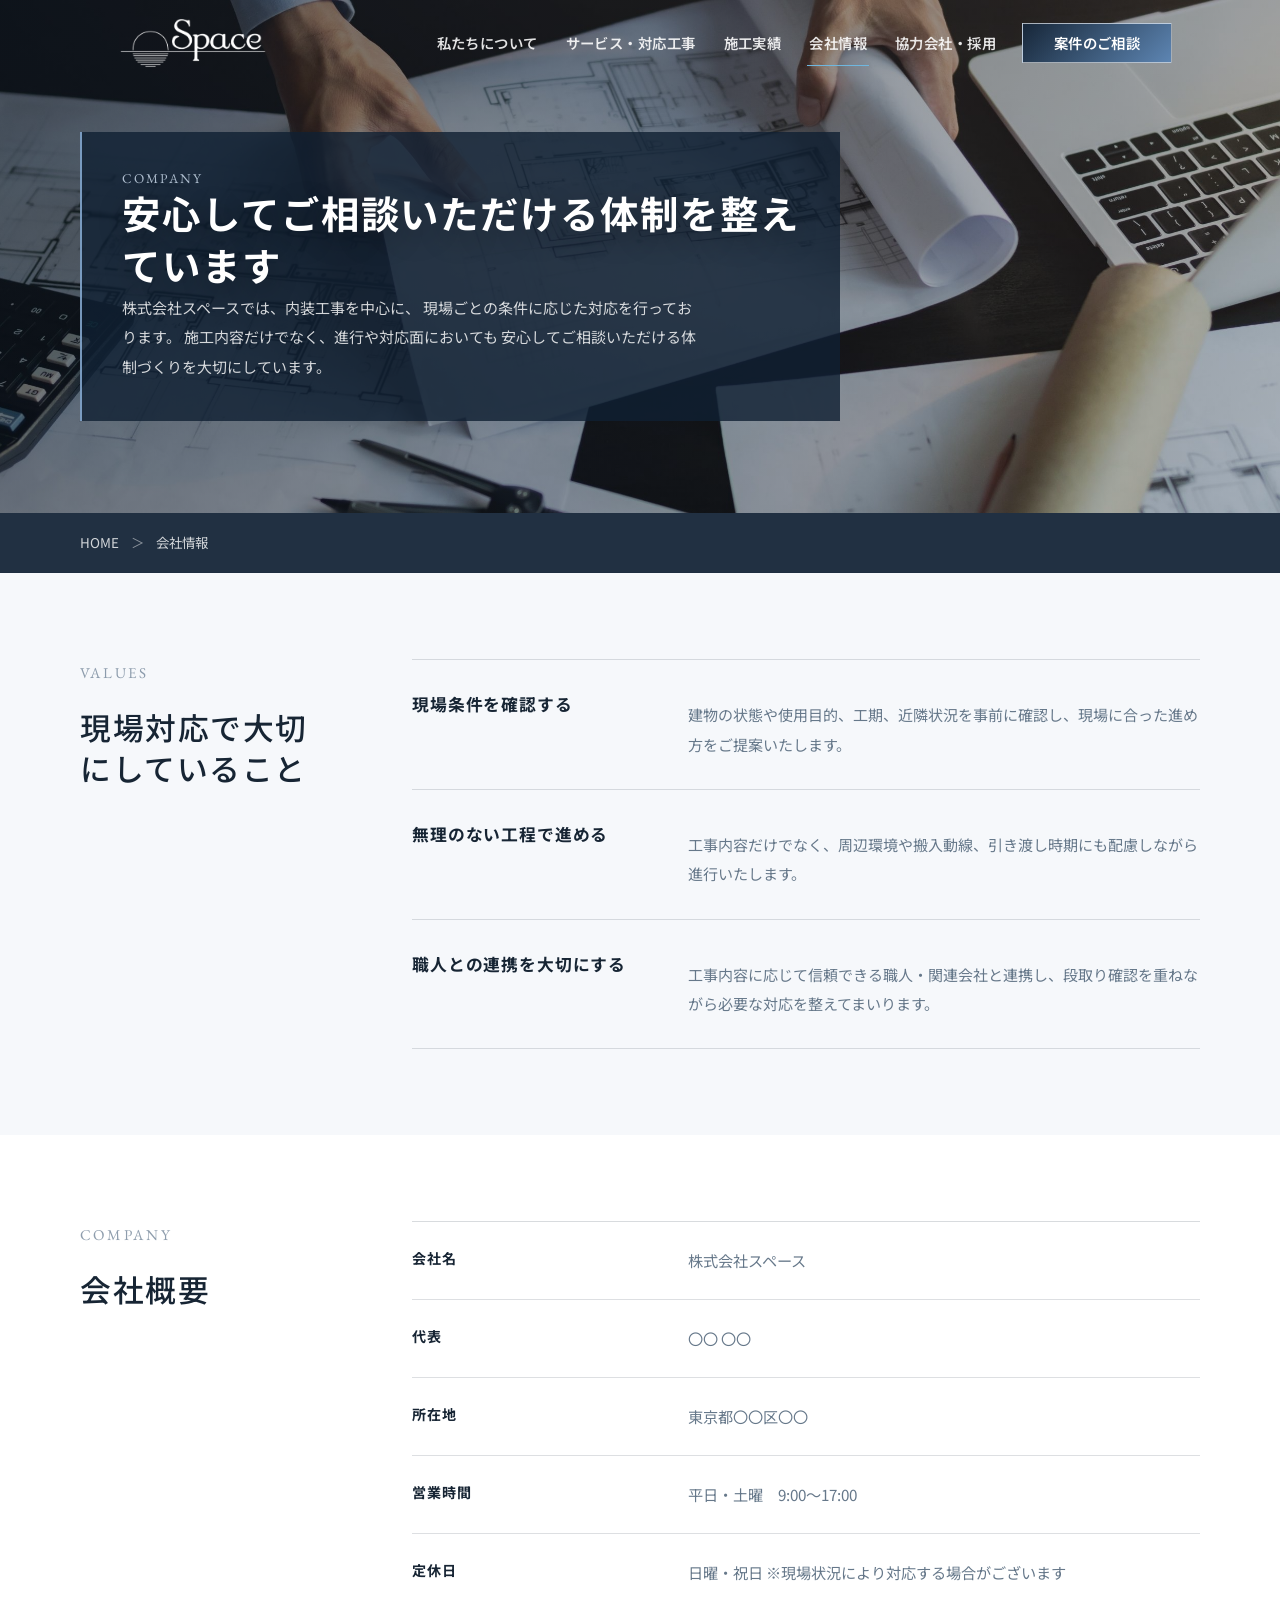
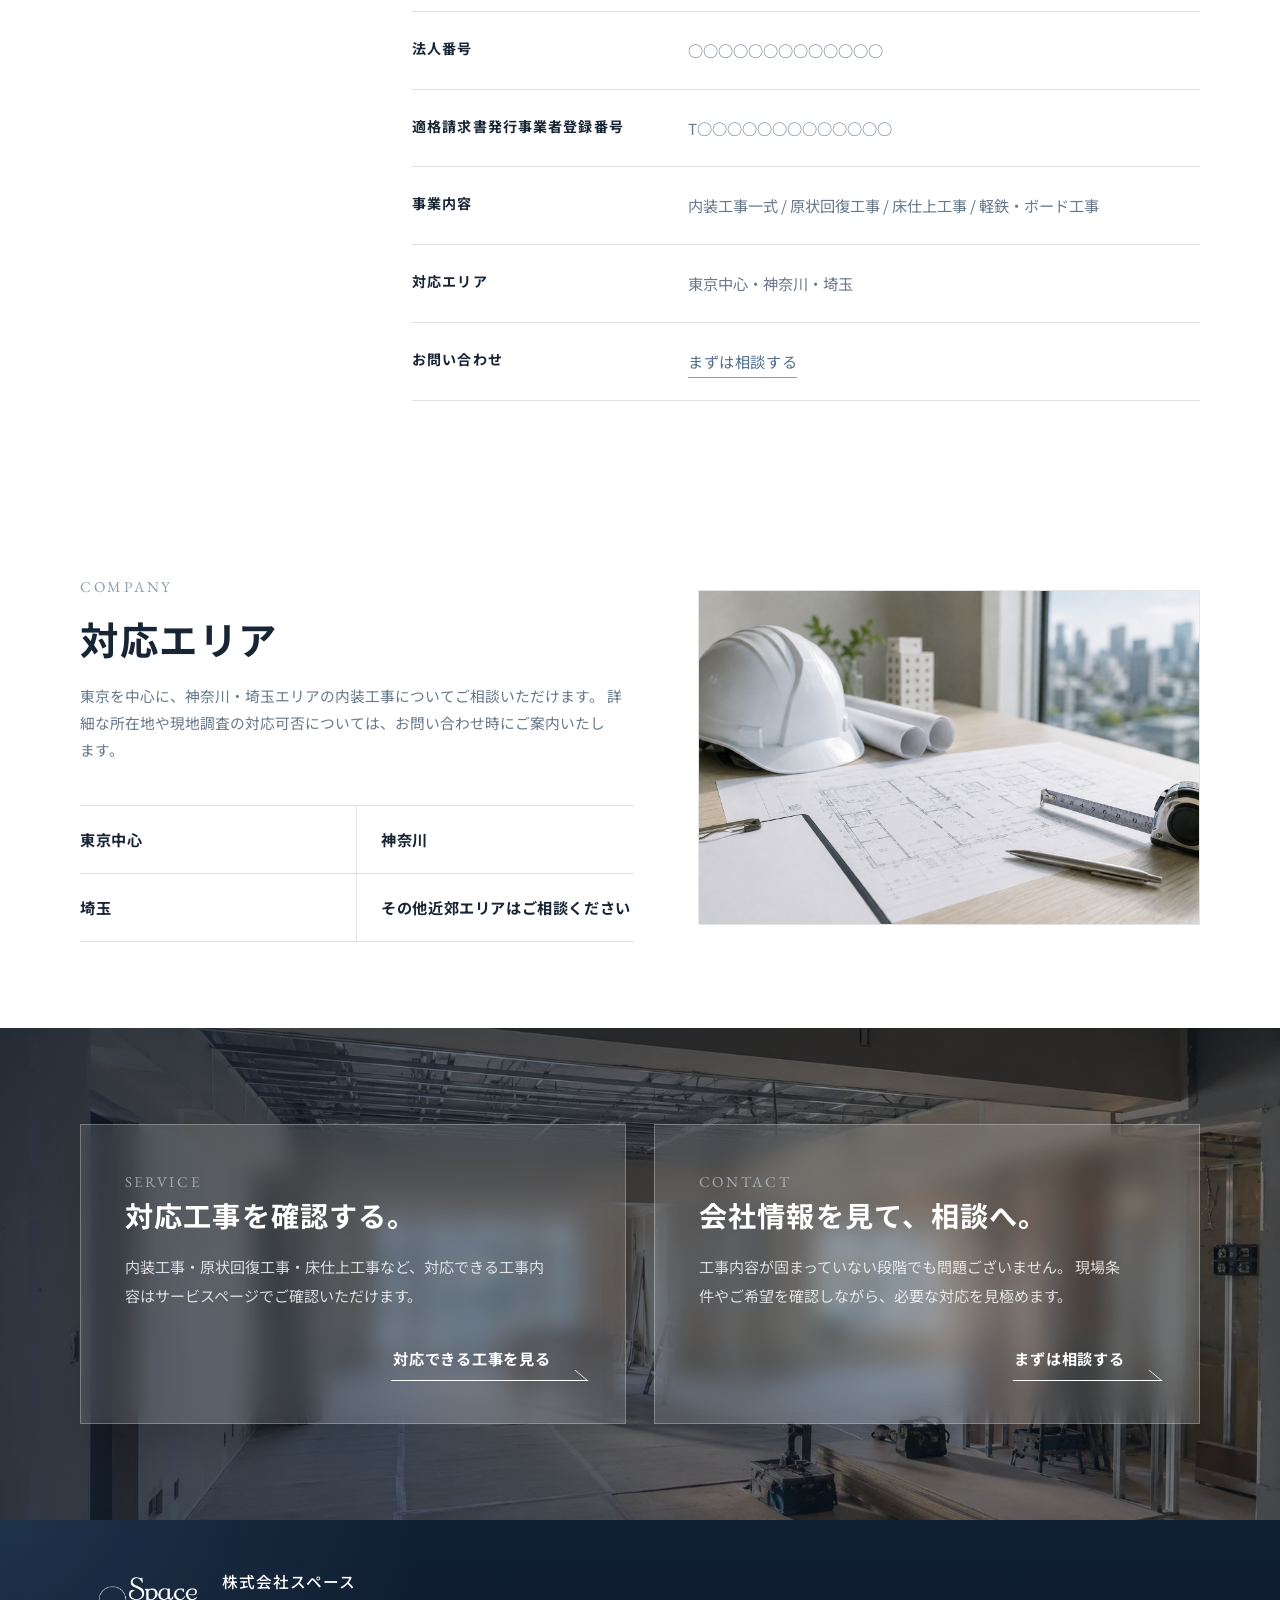
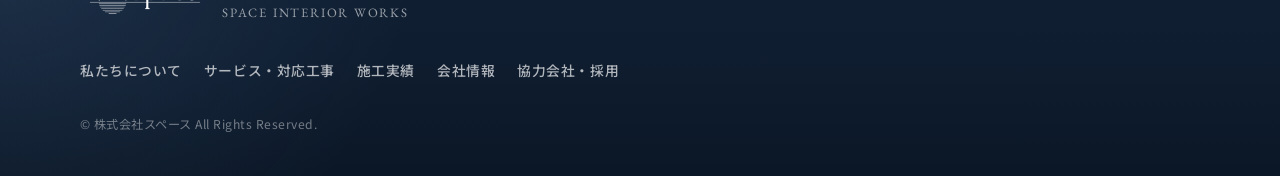
<file: company.html>
<!doctype html>
<html lang="ja">
  <head>
    <meta charset="UTF-8" />
    <meta name="viewport" content="width=device-width, initial-scale=1.0" />
    <title>会社情報 | 株式会社スペース</title>

    <link rel="preconnect" href="https://fonts.googleapis.com" />
    <link rel="preconnect" href="https://fonts.gstatic.com" crossorigin />
    <link
      href="https://fonts.googleapis.com/css2?family=Noto+Sans+JP:wght@400;500;700&family=EB+Garamond:wght@400;500;700&display=swap"
      rel="stylesheet"
    />

    <link rel="icon" href="images/favicon/favicon.ico" sizes="any" />
    <link rel="icon" href="images/favicon/favicon.svg" type="image/svg+xml" />
    <link rel="apple-touch-icon" href="images/favicon/apple-touch-icon.png" />

    <link rel="stylesheet" href="css/reset.min.css" />
    <link rel="stylesheet" href="css/base.css" />
    <link rel="stylesheet" href="css/layout.css" />
    <link rel="stylesheet" href="css/components.css" />
    <link rel="stylesheet" href="css/pages.css" />
    <link rel="stylesheet" href="css/responsive.css" />
  </head>

  <body class="company-page">
    <div id="top"></div>
    <div class="page-noise" aria-hidden="true"></div>
    <div class="cursor-glow" aria-hidden="true"></div>
    <header class="site-header">
      <div class="container header-inner">
        <a href="index.html#top" class="brand" aria-label="トップへ戻る">
          <img
            src="images/logo-white.png"
            alt="株式会社スペース"
            class="brand-logo logo-white"
          />
          <img
            src="images/logo.png"
            alt="株式会社スペース"
            class="brand-logo logo-black"
          />
        </a>

        <button
          class="nav-toggle"
          aria-expanded="false"
          aria-controls="global-nav"
          aria-label="メニューを開閉"
        >
          <span></span><span></span><span></span>
        </button>

        <nav class="global-nav" id="global-nav">
          <a href="about.html">私たちについて</a>
          <a href="services.html">サービス・対応工事</a>
          <a href="works.html">施工実績</a>
          <a href="company.html" class="is-current">会社情報</a>
          <a href="partner-recruit.html">協力会社・採用</a>
          <a href="contact.html" class="nav-cta">案件のご相談</a>
        </nav>
      </div>
    </header>

    <main>
      <!-- PAGE INTRO -->
      <section class="page-hero page-hero-company">
        <div class="container">
          <div class="page-hero-inner reveal">
            <p class="page-intro-kicker">COMPANY</p>
            <h1 class="page-intro-title">
              安心してご相談いただける体制を整えています
            </h1>
            <p class="page-intro-text">
              株式会社スペースでは、内装工事を中心に、
              現場ごとの条件に応じた対応を行っております。
              施工内容だけでなく、進行や対応面においても
              安心してご相談いただける体制づくりを大切にしています。
            </p>
          </div>
        </div>
      </section>

      <nav class="breadcrumb" aria-label="パンくずリスト">
        <div class="container breadcrumb-inner">
          <a href="index.html">HOME</a>
          <span>会社情報</span>
        </div>
      </nav>

      <!-- STANCE -->
      <section
        class="lower-section lower-section-muted company-stance-section"
        id="stance"
      >
        <div class="container company-statement-layout">
          <div class="company-section-title reveal">
            <p class="eyebrow">VALUES</p>
            <h2>現場対応で大切にしていること</h2>
          </div>

          <div class="company-stance-list reveal delay-1">
            <article>
              <h3>現場条件を確認する</h3>
              <p>
                建物の状態や使用目的、工期、近隣状況を事前に確認し、現場に合った進め方をご提案いたします。
              </p>
            </article>

            <article>
              <h3>無理のない工程で進める</h3>
              <p>
                工事内容だけでなく、周辺環境や搬入動線、引き渡し時期にも配慮しながら進行いたします。
              </p>
            </article>

            <article>
              <h3>職人との連携を大切にする</h3>
              <p>
                工事内容に応じて信頼できる職人・関連会社と連携し、段取り確認を重ねながら必要な対応を整えてまいります。
              </p>
            </article>
          </div>
        </div>
      </section>

      <!-- COMPANY INFO -->
      <section class="lower-section company-profile-section" id="profile">
        <div class="container company-statement-layout">
          <div class="company-section-title reveal">
            <p class="eyebrow">COMPANY</p>
            <h2>会社概要</h2>
          </div>

          <div class="company-line-table reveal delay-1">
            <dl>
              <div>
                <dt>会社名</dt>
                <dd>株式会社スペース</dd>
              </div>

              <div>
                <dt>代表</dt>
                <dd>〇〇 〇〇</dd>
              </div>

              <div>
                <dt>所在地</dt>
                <dd>東京都〇〇区〇〇</dd>
              </div>

              <div>
                <dt>営業時間</dt>
                <dd>平日・土曜　9:00〜17:00</dd>
              </div>

              <div>
                <dt>定休日</dt>
                <dd>日曜・祝日 ※現場状況により対応する場合がございます</dd>
              </div>

              <div>
                <dt>法人番号</dt>
                <dd>○○○○○○○○○○○○○</dd>
              </div>

              <div>
                <dt>適格請求書発行事業者登録番号</dt>
                <dd>T○○○○○○○○○○○○○</dd>
              </div>

              <div>
                <dt>事業内容</dt>
                <dd>
                  内装工事一式 / 原状回復工事 / 床仕上工事 / 軽鉄・ボード工事
                </dd>
              </div>

              <div>
                <dt>対応エリア</dt>
                <dd>東京中心・神奈川・埼玉</dd>
              </div>

              <div>
                <dt>お問い合わせ</dt>
                <dd>
                  <a href="contact.html" class="company-contact-link">
                    まずは相談する
                  </a>
                </dd>
              </div>
            </dl>
          </div>
        </div>
      </section>

      <!-- AREA / ACCESS -->
      <section class="lower-section company-area-section" id="area">
        <div class="container company-area-layout">
          <div>
            <div class="section-heading reveal">
              <p class="eyebrow">COMPANY</p>
              <h2>対応エリア</h2>
              <p>
                東京を中心に、神奈川・埼玉エリアの内装工事についてご相談いただけます。
                詳細な所在地や現地調査の対応可否については、お問い合わせ時にご案内いたします。
              </p>
            </div>

            <ul class="company-area-list reveal delay-1">
              <li>東京中心</li>
              <li>神奈川</li>
              <li>埼玉</li>
              <li>その他近郊エリアはご相談ください</li>
            </ul>
          </div>

          <div class="company-area-image reveal delay-1">
            <img
              src="images/company-area.jpg"
              alt="現地調査や対応エリアをイメージした写真"
            />
          </div>
        </div>
      </section>

      <!-- NEXT CTA -->
      <section class="lower-next-cta lower-next-cta-company">
        <div class="container lower-next-cta-grid">
          <article class="lower-next-card reveal">
            <p class="eyebrow">SERVICE</p>
            <h2>対応工事を確認する。</h2>
            <p>
              内装工事・原状回復工事・床仕上工事など、対応できる工事内容はサービスページでご確認いただけます。
            </p>
            <a href="services.html" class="arrow-link-underline">
              対応できる工事を見る
            </a>
          </article>

          <article class="lower-next-card reveal delay-1">
            <p class="eyebrow">CONTACT</p>
            <h2>会社情報を見て、相談へ。</h2>
            <p>
              工事内容が固まっていない段階でも問題ございません。
              現場条件やご希望を確認しながら、必要な対応を見極めます。
            </p>
            <a href="contact.html" class="arrow-link-underline">
              まずは相談する
            </a>
          </article>
        </div>
      </section>
    </main>

    <a href="#top" class="to-top" aria-label="ページ上部へ戻る">
      <span class="to-top-icon" aria-hidden="true">↑</span>
      <span class="to-top-text">TOP</span>
    </a>

    <footer class="site-footer">
      <div class="container footer-inner">
        <div class="footer-main">
          <div class="footer-brand">
            <img
              src="images/logo-white.png"
              class="footer-logo"
              alt="株式会社スペース"
            />

            <div class="footer-brand-text">
              <strong>株式会社スペース</strong>
              <p>SPACE INTERIOR WORKS</p>
            </div>
          </div>

          <nav class="footer-nav">
            <a href="about.html">私たちについて</a>
            <a href="services.html">サービス・対応工事</a>
            <a href="works.html">施工実績</a>
            <a href="company.html">会社情報</a>
            <a href="partner-recruit.html">協力会社・採用</a>
          </nav>

          <p class="footer-copy">© 株式会社スペース All Rights Reserved.</p>
        </div>
      </div>
    </footer>
    <script src="js/main.js"></script>
  </body>
</html>
</file>
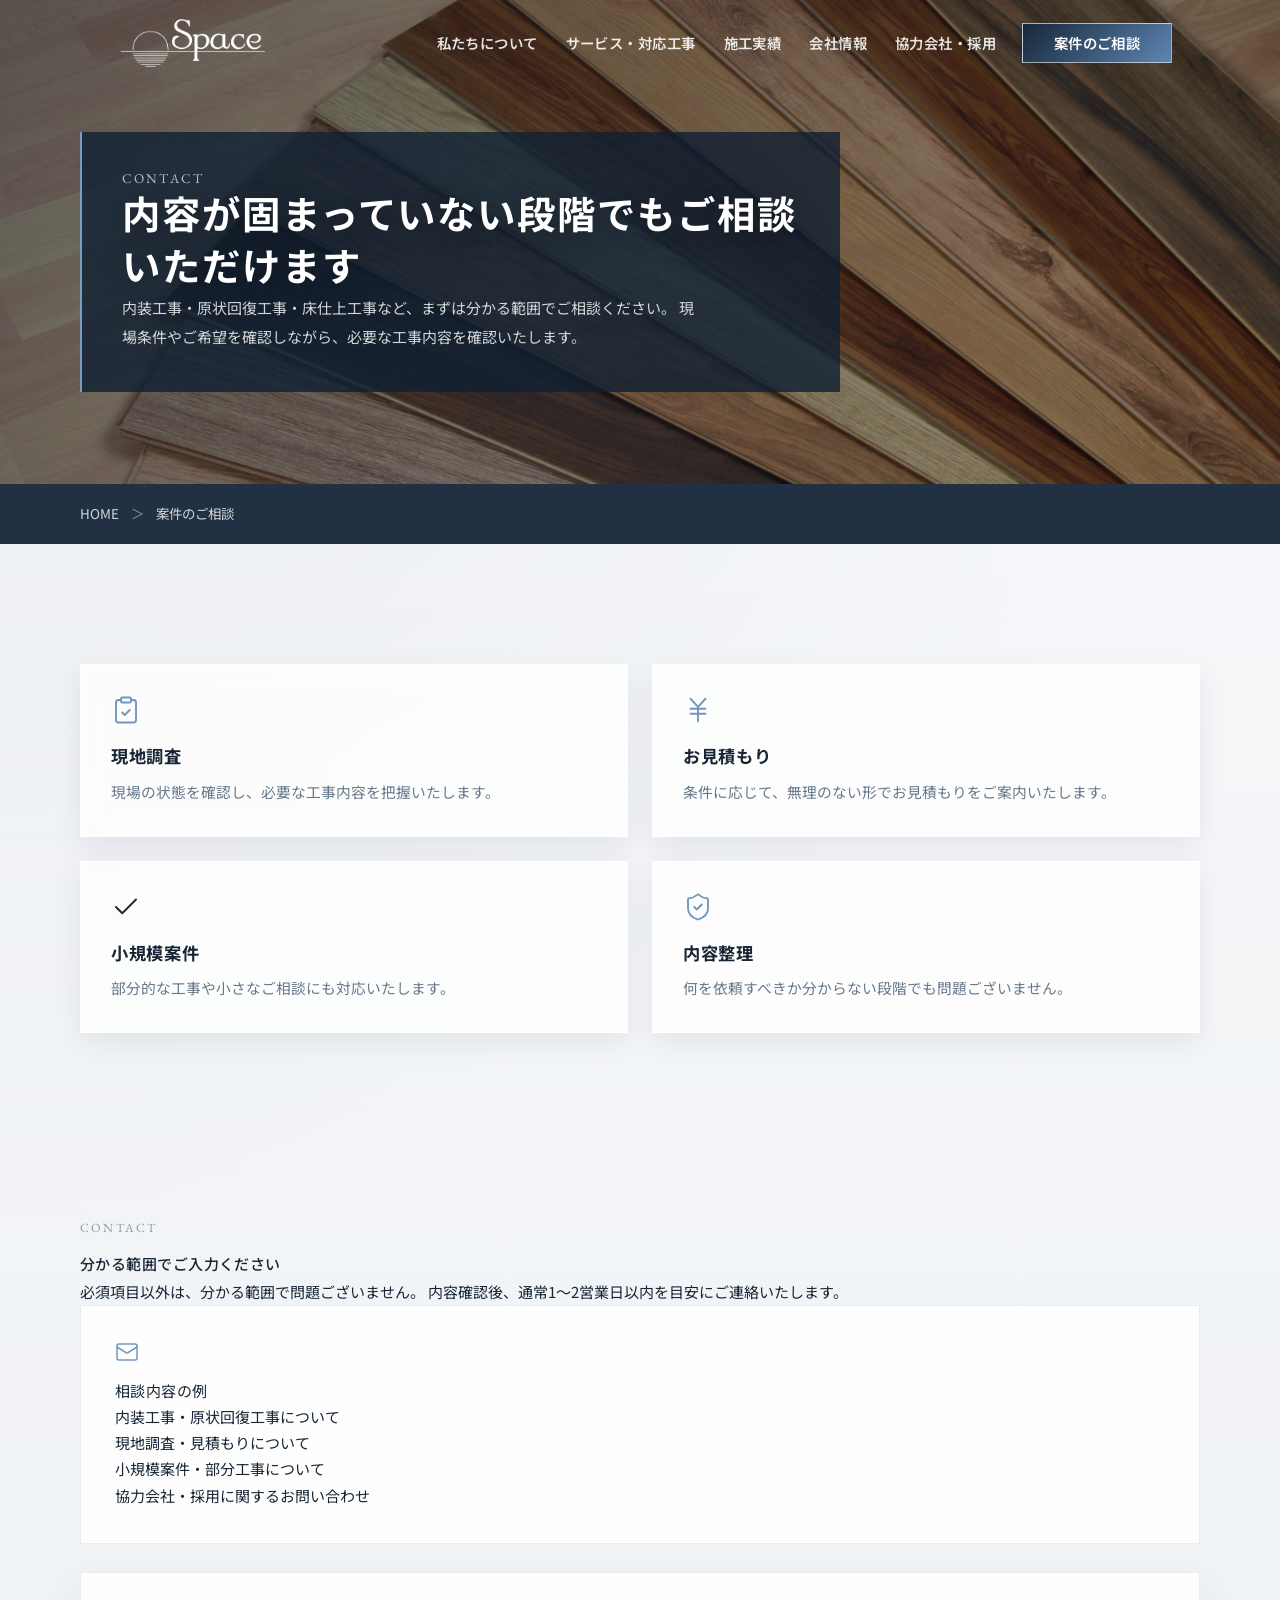
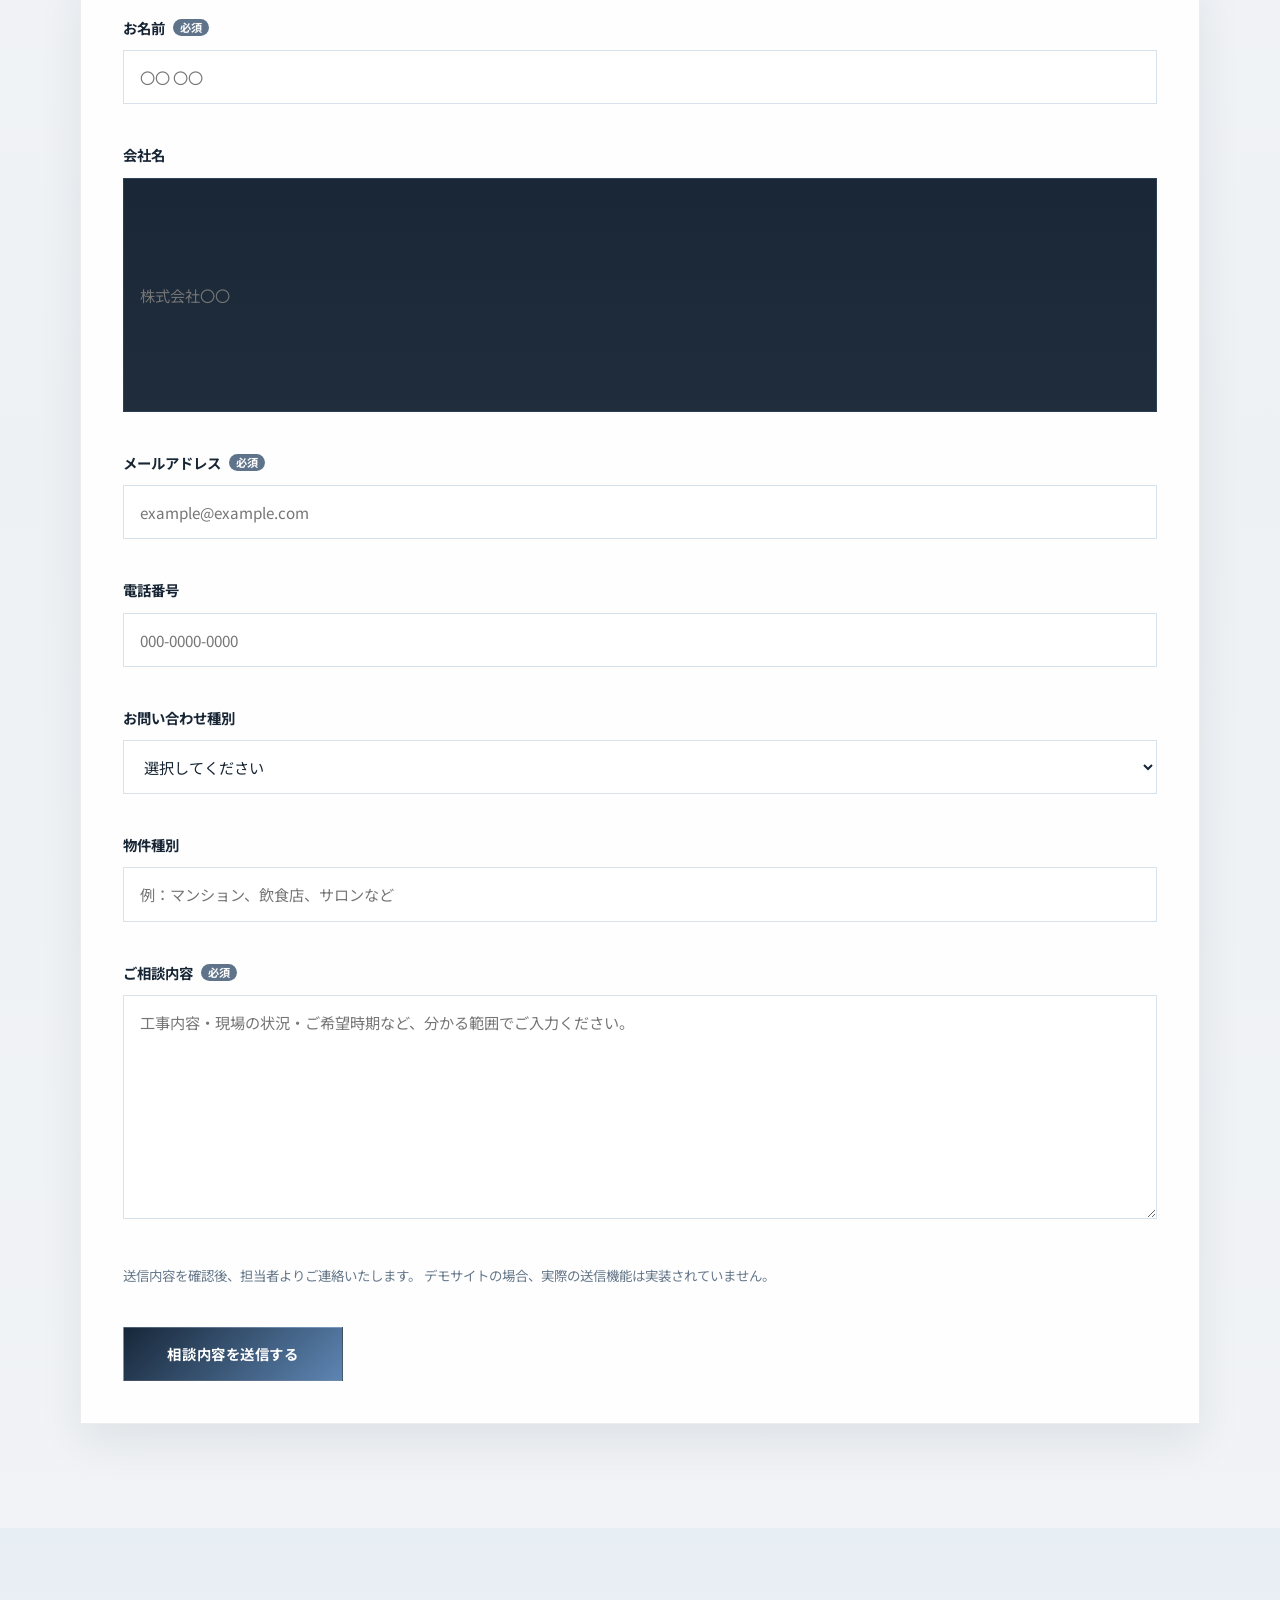
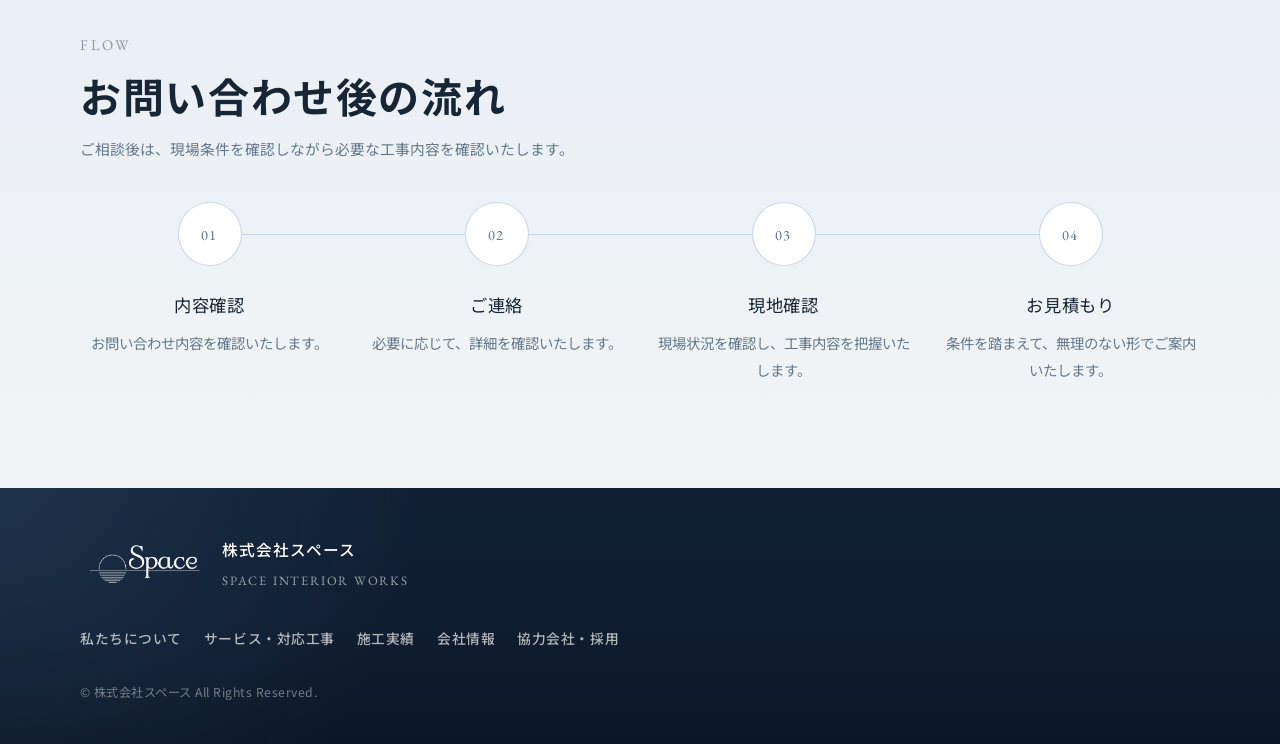
<file: contact.html>
<!doctype html>
<html lang="ja">
  <head>
    <meta charset="UTF-8" />
    <meta name="viewport" content="width=device-width, initial-scale=1.0" />
    <title>案件のご相談 | 株式会社スペース</title>
    <meta
      name="description"
      content="株式会社スペースへの案件相談ページです。内装工事・原状回復工事・床仕上工事など、小規模案件や内容が固まっていない段階でもご相談いただけます。"
    />

    <link rel="preconnect" href="https://fonts.googleapis.com" />
    <link rel="preconnect" href="https://fonts.gstatic.com" crossorigin />
    <link
      href="https://fonts.googleapis.com/css2?family=Noto+Sans+JP:wght@400;500;700&family=EB+Garamond:wght@400;500;700&display=swap"
      rel="stylesheet"
    />

    <link rel="icon" href="images/favicon/favicon.ico" sizes="any" />
    <link rel="icon" href="images/favicon/favicon.svg" type="image/svg+xml" />
    <link rel="apple-touch-icon" href="images/favicon/apple-touch-icon.png" />

    <link rel="stylesheet" href="css/reset.min.css" />
    <link rel="stylesheet" href="css/base.css" />
    <link rel="stylesheet" href="css/layout.css" />
    <link rel="stylesheet" href="css/components.css" />
    <link rel="stylesheet" href="css/pages.css" />
    <link rel="stylesheet" href="css/responsive.css" />
  </head>

  <body class="contact-page">
    <div id="top"></div>
    <div class="page-noise" aria-hidden="true"></div>
    <div class="cursor-glow" aria-hidden="true"></div>
    <header class="site-header">
      <div class="container header-inner">
        <a href="index.html#top" class="brand" aria-label="トップへ戻る">
          <img
            src="images/logo-white.png"
            alt="株式会社スペース"
            class="brand-logo logo-white"
          />
          <img
            src="images/logo.png"
            alt="株式会社スペース"
            class="brand-logo logo-black"
          />
        </a>

        <button
          class="nav-toggle"
          aria-expanded="false"
          aria-controls="global-nav"
          aria-label="メニューを開閉"
        >
          <span></span><span></span><span></span>
        </button>

        <nav class="global-nav" id="global-nav">
          <a href="about.html">私たちについて</a>
          <a href="services.html">サービス・対応工事</a>
          <a href="works.html">施工実績</a>
          <a href="company.html">会社情報</a>
          <a href="partner-recruit.html">協力会社・採用</a>
          <a href="contact.html" class="nav-cta is-current">案件のご相談</a>
        </nav>
      </div>
    </header>

    <main>
      <section class="page-hero page-hero-contact">
        <div class="container">
          <div class="page-hero-inner reveal">
            <p class="page-intro-kicker">CONTACT</p>
            <h1 class="page-intro-title">
              内容が固まっていない段階でもご相談いただけます
            </h1>
            <p class="page-intro-text">
              内装工事・原状回復工事・床仕上工事など、まずは分かる範囲でご相談ください。
              現場条件やご希望を確認しながら、必要な工事内容を確認いたします。
            </p>
          </div>
        </div>
      </section>

      <nav class="breadcrumb" aria-label="パンくずリスト">
        <div class="container breadcrumb-inner">
          <a href="index.html">HOME</a>
          <span>案件のご相談</span>
        </div>
      </nav>

      <section class="section-sm">
        <div class="container">
          <div class="company-panels">
            <article class="info-card">
              <img
                src="images/icons/clipboard-check.svg"
                alt=""
                class="card-icon-img"
                aria-hidden="true"
              />
              <h3>現地調査</h3>
              <p>現場の状態を確認し、必要な工事内容を把握いたします。</p>
            </article>

            <article class="info-card">
              <img
                src="images/icons/japanese-yen.svg"
                alt=""
                class="card-icon-img"
                aria-hidden="true"
              />
              <h3>お見積もり</h3>
              <p>条件に応じて、無理のない形でお見積もりをご案内いたします。</p>
            </article>

            <article class="info-card">
              <img
                src="images/icons/check.svg"
                alt=""
                class="card-icon-img"
                aria-hidden="true"
              />
              <h3>小規模案件</h3>
              <p>部分的な工事や小さなご相談にも対応いたします。</p>
            </article>

            <article class="info-card">
              <img
                src="images/icons/shield-check.svg"
                alt=""
                class="card-icon-img"
                aria-hidden="true"
              />
              <h3>内容整理</h3>
              <p>何を依頼すべきか分からない段階でも問題ございません。</p>
            </article>
          </div>
        </div>
      </section>

      <section class="section">
        <div class="container contact-grid">
          <div class="contact-lead">
            <p class="eyebrow">CONTACT</p>
            <h2>分かる範囲でご入力ください</h2>
            <p>
              必須項目以外は、分かる範囲で問題ございません。
              内容確認後、通常1〜2営業日以内を目安にご連絡いたします。
            </p>

            <div class="contact-note-box">
              <img
                src="images/icons/mail.svg"
                alt=""
                class="card-icon-img"
                aria-hidden="true"
              />
              <h3>相談内容の例</h3>
              <ul>
                <li>内装工事・原状回復工事について</li>
                <li>現地調査・見積もりについて</li>
                <li>小規模案件・部分工事について</li>
                <li>協力会社・採用に関するお問い合わせ</li>
              </ul>
            </div>
          </div>

          <form class="contact-form">
            <div class="form-field">
              <label for="name">お名前 <span>必須</span></label>
              <input
                type="text"
                id="name"
                name="name"
                placeholder="〇〇 〇〇"
                required
              />
            </div>

            <div class="form-field">
              <label for="company">会社名</label>
              <input
                type="text"
                id="company"
                name="company"
                placeholder="株式会社〇〇"
              />
            </div>

            <div class="form-field">
              <label for="email">メールアドレス <span>必須</span></label>
              <input
                type="email"
                id="email"
                name="email"
                placeholder="example@example.com"
                required
              />
            </div>

            <div class="form-field">
              <label for="tel">電話番号</label>
              <input
                type="tel"
                id="tel"
                name="tel"
                placeholder="000-0000-0000"
              />
            </div>

            <div class="form-field">
              <label for="category">お問い合わせ種別</label>
              <select id="category" name="category">
                <option value="">選択してください</option>
                <option value="construction">工事のご相談</option>
                <option value="estimate">現地調査・見積もりについて</option>
                <option value="partner">協力会社について</option>
                <option value="recruit">採用について</option>
                <option value="other">その他</option>
              </select>
            </div>

            <div class="form-field">
              <label for="property">物件種別</label>
              <input
                type="text"
                id="property"
                name="property"
                placeholder="例：マンション、飲食店、サロンなど"
              />
            </div>

            <div class="form-field">
              <label for="message">ご相談内容 <span>必須</span></label>
              <textarea
                id="message"
                name="message"
                rows="8"
                placeholder="工事内容・現場の状況・ご希望時期など、分かる範囲でご入力ください。"
                required
              ></textarea>
            </div>

            <p class="form-note">
              送信内容を確認後、担当者よりご連絡いたします。
              デモサイトの場合、実際の送信機能は実装されていません。
            </p>

            <button type="submit" class="btn btn-primary">
              相談内容を送信する
            </button>
          </form>
        </div>
      </section>

      <section class="section accent-section">
        <div class="container">
          <div class="section-heading">
            <p class="eyebrow">FLOW</p>
            <h2>お問い合わせ後の流れ</h2>
            <p>
              ご相談後は、現場条件を確認しながら必要な工事内容を確認いたします。
            </p>
          </div>

          <div class="flow-line">
            <div class="flow-step">
              <span class="flow-number">01</span>
              <h3>内容確認</h3>
              <p>お問い合わせ内容を確認いたします。</p>
            </div>

            <div class="flow-step">
              <span class="flow-number">02</span>
              <h3>ご連絡</h3>
              <p>必要に応じて、詳細を確認いたします。</p>
            </div>

            <div class="flow-step">
              <span class="flow-number">03</span>
              <h3>現地確認</h3>
              <p>現場状況を確認し、工事内容を把握いたします。</p>
            </div>

            <div class="flow-step">
              <span class="flow-number">04</span>
              <h3>お見積もり</h3>
              <p>条件を踏まえて、無理のない形でご案内いたします。</p>
            </div>
          </div>
        </div>
      </section>
    </main>

    <a href="#top" class="to-top" aria-label="ページ上部へ戻る">
      <span class="to-top-icon" aria-hidden="true">↑</span>
      <span class="to-top-text">TOP</span>
    </a>

    <footer class="site-footer">
      <div class="container footer-inner">
        <div class="footer-main">
          <div class="footer-brand">
            <img
              src="images/logo-white.png"
              class="footer-logo"
              alt="株式会社スペース"
            />

            <div class="footer-brand-text">
              <strong>株式会社スペース</strong>
              <p>SPACE INTERIOR WORKS</p>
            </div>
          </div>

          <nav class="footer-nav">
            <a href="about.html">私たちについて</a>
            <a href="services.html">サービス・対応工事</a>
            <a href="works.html">施工実績</a>
            <a href="company.html">会社情報</a>
            <a href="partner-recruit.html">協力会社・採用</a>
          </nav>

          <p class="footer-copy">© 株式会社スペース All Rights Reserved.</p>
        </div>
      </div>
    </footer>

    <script src="js/main.js"></script>
  </body>
</html>
</file>
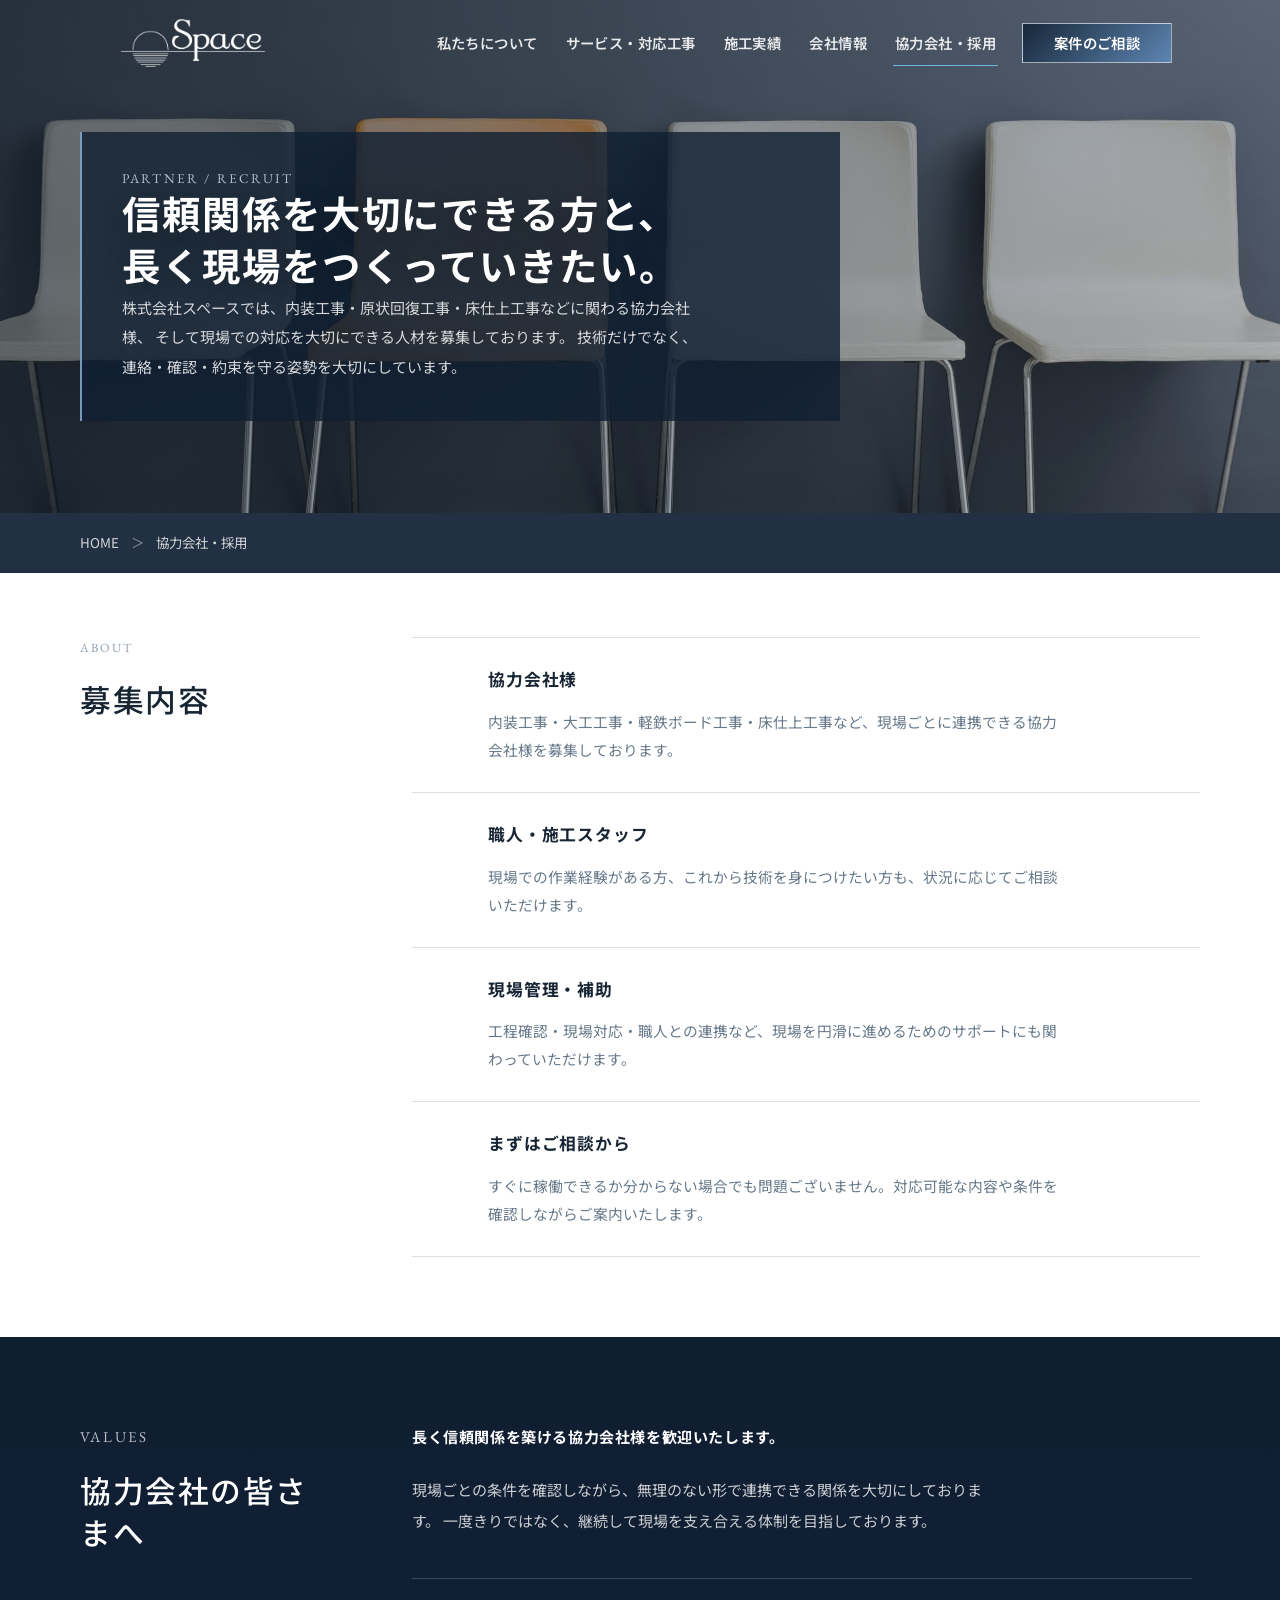
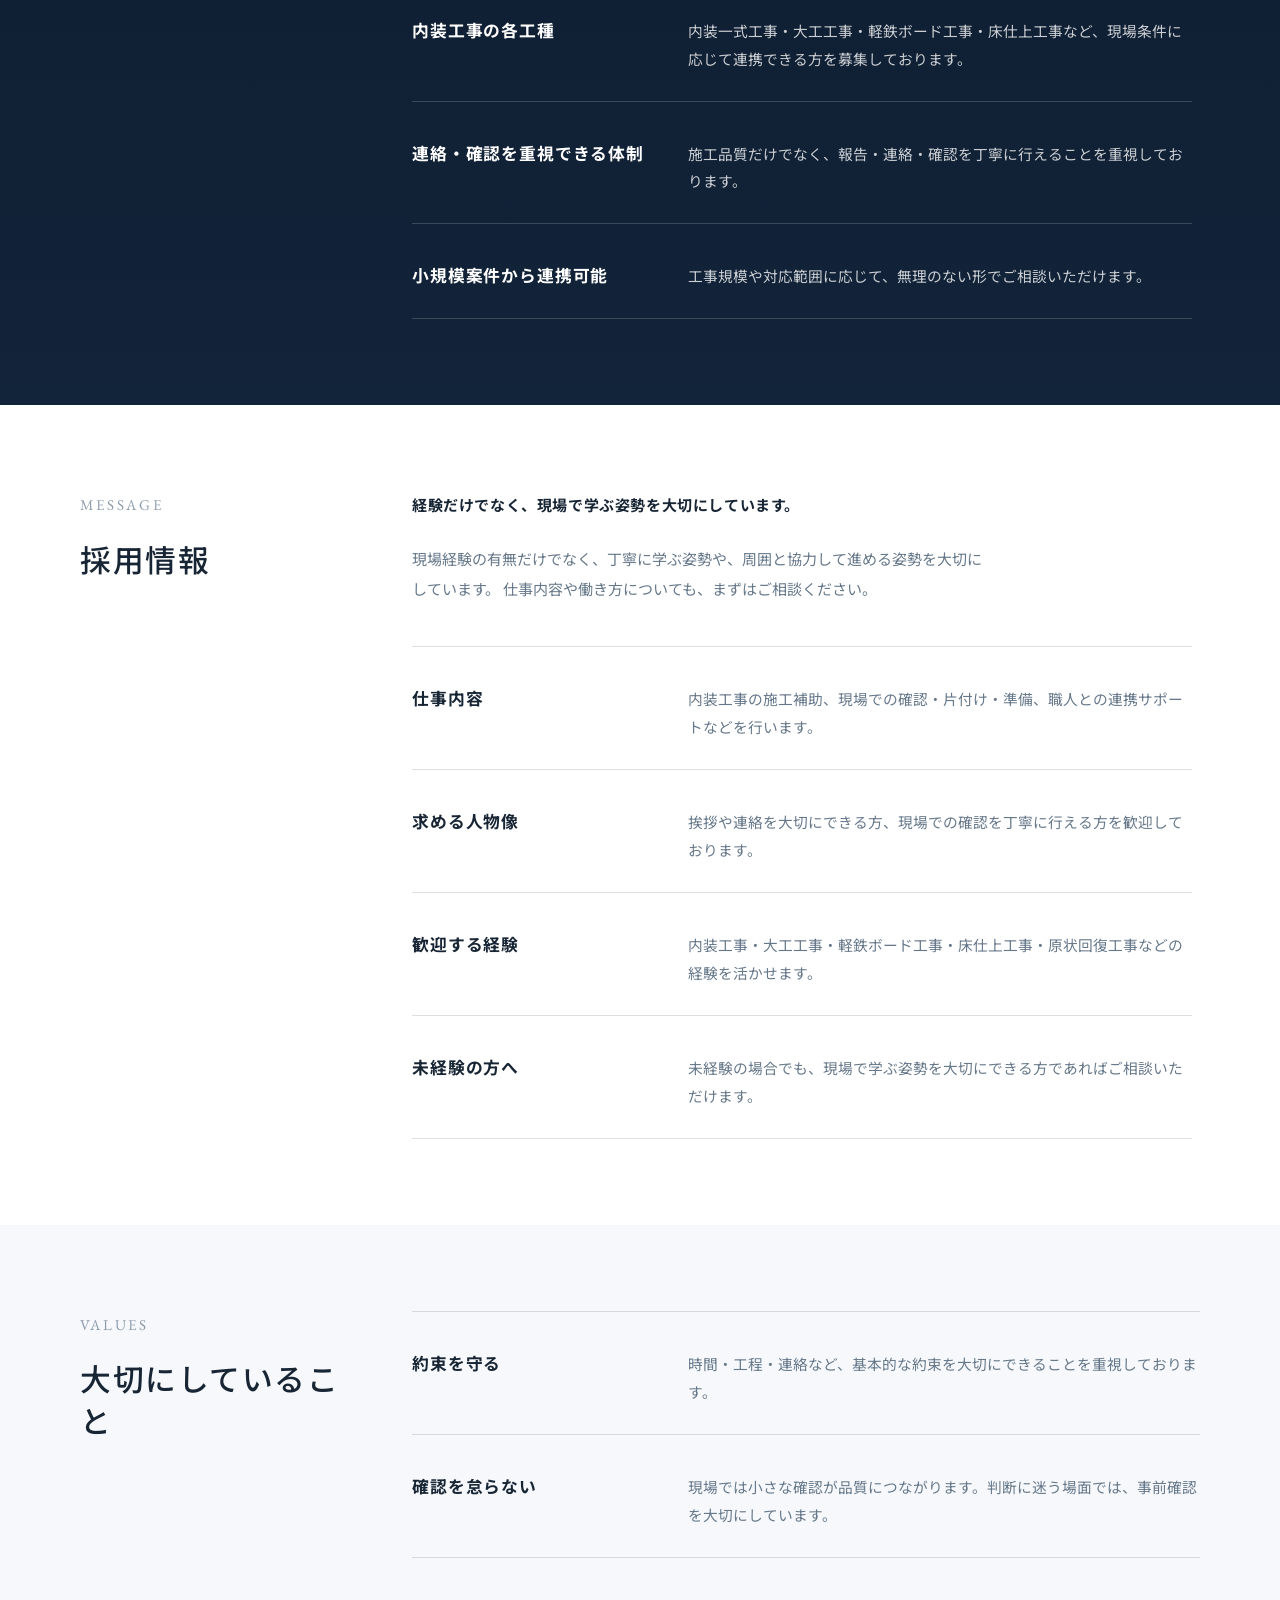
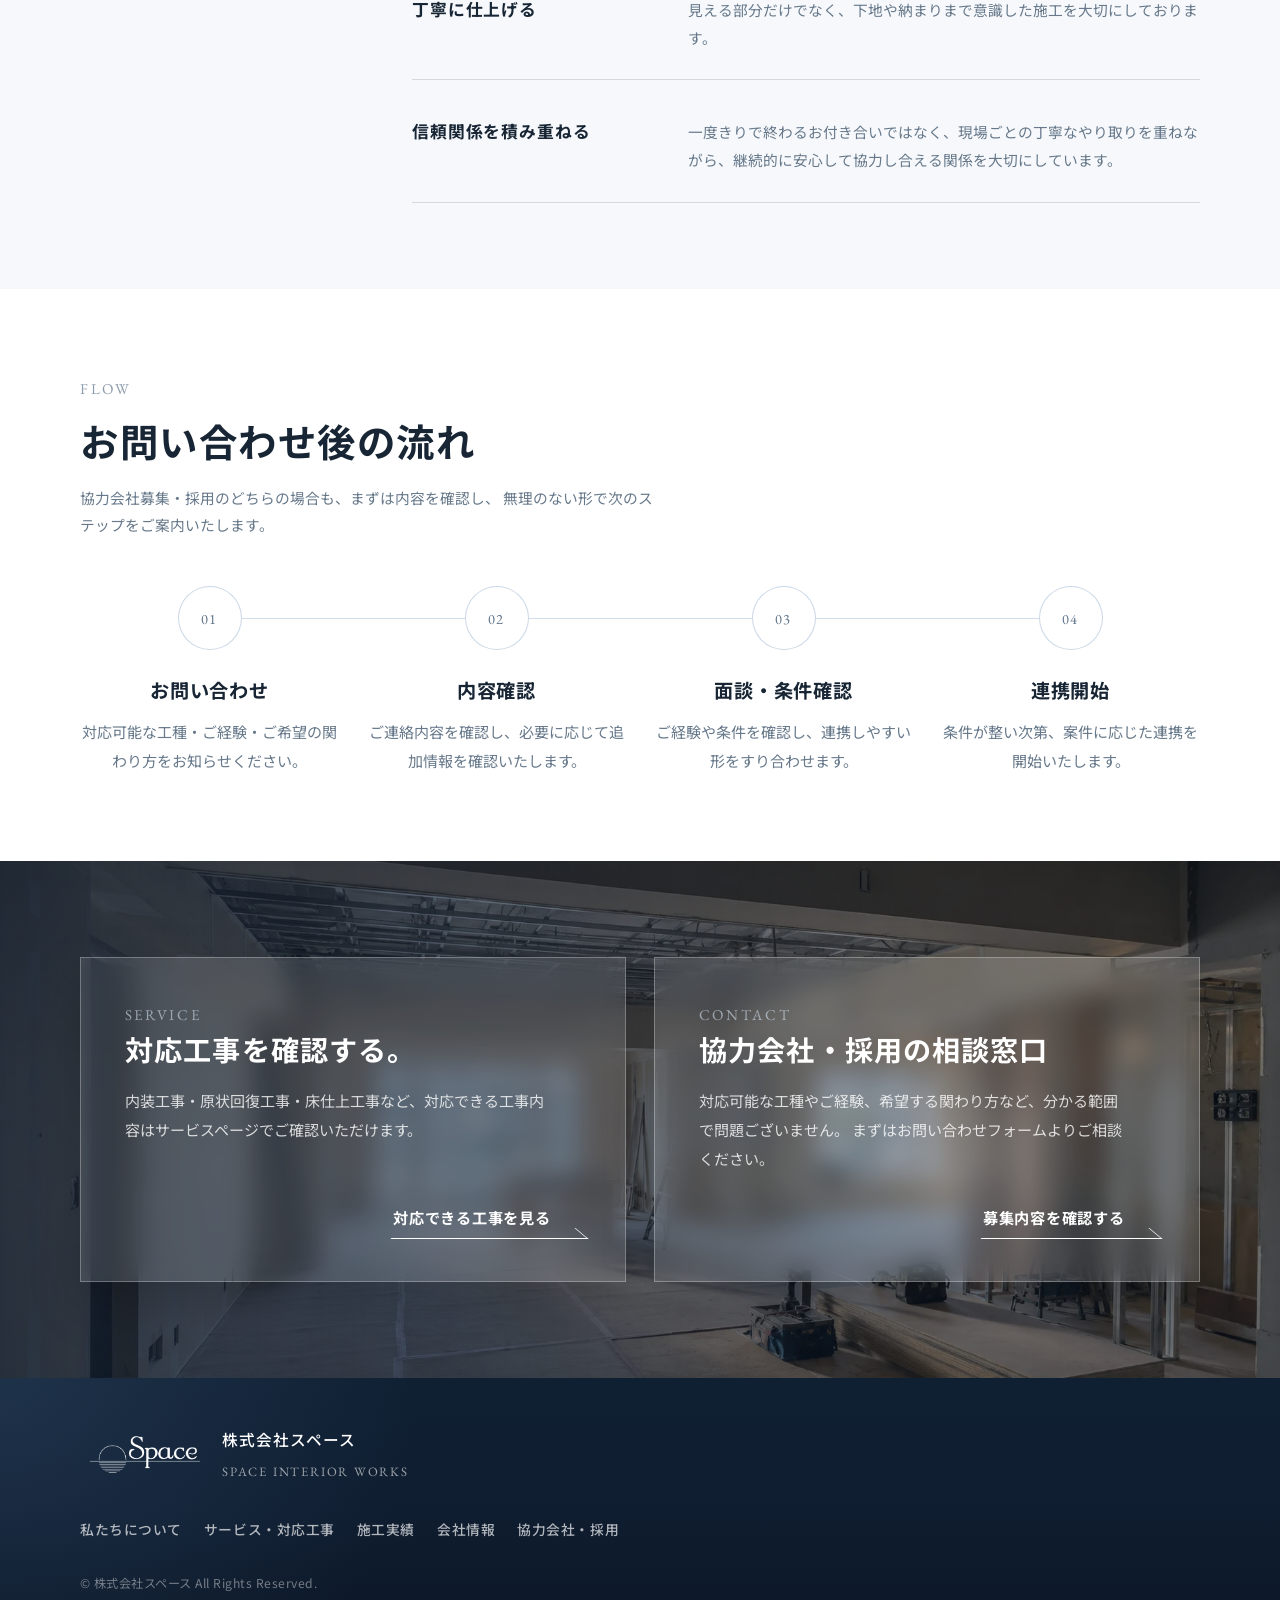
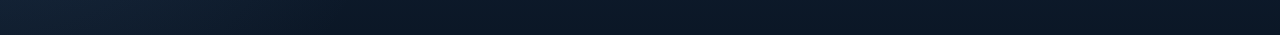
<file: partner-recruit.html>
<!doctype html>
<html lang="ja">
  <head>
    <meta charset="UTF-8" />
    <meta name="viewport" content="width=device-width, initial-scale=1.0" />
    <title>協力会社・採用 | 株式会社スペース</title>
    <meta
      name="description"
      content="株式会社スペースの協力会社募集・採用情報ページです。内装工事・原状回復工事・床仕上工事など、信頼関係を大切にできる職人・協力会社・人材を募集しています。"
    />

    <link rel="preconnect" href="https://fonts.googleapis.com" />
    <link rel="preconnect" href="https://fonts.gstatic.com" crossorigin />
    <link
      href="https://fonts.googleapis.com/css2?family=Noto+Sans+JP:wght@400;500;700&family=EB+Garamond:wght@400;500;700&display=swap"
      rel="stylesheet"
    />

    <link rel="icon" href="images/favicon/favicon.ico" sizes="any" />
    <link rel="icon" href="images/favicon/favicon.svg" type="image/svg+xml" />
    <link rel="apple-touch-icon" href="images/favicon/apple-touch-icon.png" />

    <link rel="stylesheet" href="css/reset.min.css" />
    <link rel="stylesheet" href="css/base.css" />
    <link rel="stylesheet" href="css/layout.css" />
    <link rel="stylesheet" href="css/components.css" />
    <link rel="stylesheet" href="css/pages.css" />
    <link rel="stylesheet" href="css/responsive.css" />
  </head>

  <body class="partner-recruit-page">
    <div id="top"></div>
    <div class="page-noise" aria-hidden="true"></div>
    <div class="cursor-glow" aria-hidden="true"></div>

    <header class="site-header">
      <div class="container header-inner">
        <a href="index.html#top" class="brand" aria-label="トップへ戻る">
          <img
            src="images/logo-white.png"
            alt="株式会社スペース"
            class="brand-logo logo-white"
          />
          <img
            src="images/logo.png"
            alt="株式会社スペース"
            class="brand-logo logo-black"
          />
        </a>

        <button
          class="nav-toggle"
          aria-expanded="false"
          aria-controls="global-nav"
          aria-label="メニューを開閉"
        >
          <span></span><span></span><span></span>
        </button>

        <nav class="global-nav" id="global-nav">
          <a href="about.html">私たちについて</a>
          <a href="services.html">サービス・対応工事</a>
          <a href="works.html">施工実績</a>
          <a href="company.html">会社情報</a>
          <a href="partner-recruit.html" class="is-current">協力会社・採用</a>
          <a href="contact.html" class="nav-cta">案件のご相談</a>
        </nav>
      </div>
    </header>

    <main>
      <section class="page-hero page-hero-partner">
        <div class="container">
          <div class="page-hero-inner reveal">
            <p class="page-intro-kicker">PARTNER / RECRUIT</p>
            <h1 class="page-intro-title">
              信頼関係を大切にできる方と、<br />
              長く現場をつくっていきたい。
            </h1>
            <p class="page-intro-text">
              株式会社スペースでは、内装工事・原状回復工事・床仕上工事などに関わる協力会社様、
              そして現場での対応を大切にできる人材を募集しております。
              技術だけでなく、連絡・確認・約束を守る姿勢を大切にしています。
            </p>
          </div>
        </div>
      </section>

      <nav class="breadcrumb" aria-label="パンくずリスト">
        <div class="container breadcrumb-inner">
          <a href="index.html">HOME</a>
          <span>協力会社・採用</span>
        </div>
      </nav>

      <!-- SUMMARY -->
      <section class="section-sm partner-summary-section" id="summary">
        <div class="container partner-statement-layout">
          <div class="partner-section-title reveal">
            <p class="eyebrow">ABOUT</p>
            <h2>募集内容</h2>
          </div>

          <div class="partner-summary-list reveal delay-1">
            <article>
              <h3>協力会社様</h3>
              <p>
                内装工事・大工工事・軽鉄ボード工事・床仕上工事など、現場ごとに連携できる協力会社様を募集しております。
              </p>
            </article>

            <article>
              <h3>職人・施工スタッフ</h3>
              <p>
                現場での作業経験がある方、これから技術を身につけたい方も、状況に応じてご相談いただけます。
              </p>
            </article>

            <article>
              <h3>現場管理・補助</h3>
              <p>
                工程確認・現場対応・職人との連携など、現場を円滑に進めるためのサポートにも関わっていただけます。
              </p>
            </article>

            <article>
              <h3>まずはご相談から</h3>
              <p>
                すぐに稼働できるか分からない場合でも問題ございません。対応可能な内容や条件を確認しながらご案内いたします。
              </p>
            </article>
          </div>
        </div>
      </section>

      <!-- PARTNER -->
      <section
        class="lower-section lower-section-dark partner-detail-section"
        id="partner-detail"
      >
        <div class="container partner-statement-layout">
          <div class="partner-section-title reveal">
            <p class="eyebrow">VALUES</p>
            <h2>協力会社の皆さまへ</h2>
          </div>

          <div class="partner-statement-body reveal delay-1">
            <p class="partner-lead-text">
              長く信頼関係を築ける協力会社様を歓迎いたします。
            </p>

            <p>
              現場ごとの条件を確認しながら、無理のない形で連携できる関係を大切にしております。
              一度きりではなく、継続して現場を支え合える体制を目指しております。
            </p>

            <div class="partner-line-list partner-line-list-dark">
              <article>
                <h3>内装工事の各工種</h3>
                <p>
                  内装一式工事・大工工事・軽鉄ボード工事・床仕上工事など、現場条件に応じて連携できる方を募集しております。
                </p>
              </article>

              <article>
                <h3>連絡・確認を重視できる体制</h3>
                <p>
                  施工品質だけでなく、報告・連絡・確認を丁寧に行えることを重視しております。
                </p>
              </article>

              <article>
                <h3>小規模案件から連携可能</h3>
                <p>
                  工事規模や対応範囲に応じて、無理のない形でご相談いただけます。
                </p>
              </article>
            </div>
          </div>
        </div>
      </section>

      <!-- RECRUIT -->
      <section class="lower-section partner-recruit-section" id="recruit">
        <div class="container partner-statement-layout">
          <div class="partner-section-title reveal">
            <p class="eyebrow">MESSAGE</p>
            <h2>採用情報</h2>
          </div>

          <div class="partner-statement-body reveal delay-1">
            <p class="partner-lead-text">
              経験だけでなく、現場で学ぶ姿勢を大切にしています。
            </p>

            <p>
              現場経験の有無だけでなく、丁寧に学ぶ姿勢や、周囲と協力して進める姿勢を大切にしています。
              仕事内容や働き方についても、まずはご相談ください。
            </p>

            <div class="partner-line-list">
              <article>
                <h3>仕事内容</h3>
                <p>
                  内装工事の施工補助、現場での確認・片付け・準備、職人との連携サポートなどを行います。
                </p>
              </article>

              <article>
                <h3>求める人物像</h3>
                <p>
                  挨拶や連絡を大切にできる方、現場での確認を丁寧に行える方を歓迎しております。
                </p>
              </article>

              <article>
                <h3>歓迎する経験</h3>
                <p>
                  内装工事・大工工事・軽鉄ボード工事・床仕上工事・原状回復工事などの経験を活かせます。
                </p>
              </article>

              <article>
                <h3>未経験の方へ</h3>
                <p>
                  未経験の場合でも、現場で学ぶ姿勢を大切にできる方であればご相談いただけます。
                </p>
              </article>
            </div>
          </div>
        </div>
      </section>

      <!-- VALUES -->
      <section
        class="lower-section lower-section-muted partner-values-section"
        id="values"
      >
        <div class="container partner-statement-layout">
          <div class="partner-section-title reveal">
            <p class="eyebrow">VALUES</p>
            <h2>大切にしていること</h2>
          </div>

          <div class="partner-values-list reveal delay-1">
            <article>
              <h3>約束を守る</h3>
              <p>
                時間・工程・連絡など、基本的な約束を大切にできることを重視しております。
              </p>
            </article>

            <article>
              <h3>確認を怠らない</h3>
              <p>
                現場では小さな確認が品質につながります。判断に迷う場面では、事前確認を大切にしています。
              </p>
            </article>

            <article>
              <h3>丁寧に仕上げる</h3>
              <p>
                見える部分だけでなく、下地や納まりまで意識した施工を大切にしております。
              </p>
            </article>

            <article>
              <h3>信頼関係を積み重ねる</h3>
              <p>
                一度きりで終わるお付き合いではなく、現場ごとの丁寧なやり取りを重ねながら、継続的に安心して協力し合える関係を大切にしています。
              </p>
            </article>
          </div>
        </div>
      </section>

      <!-- FLOW -->
      <section class="lower-section partner-flow-section" id="flow">
        <div class="container">
          <div class="section-heading reveal">
            <p class="eyebrow">FLOW</p>
            <h2>お問い合わせ後の流れ</h2>
            <p>
              協力会社募集・採用のどちらの場合も、まずは内容を確認し、
              無理のない形で次のステップをご案内いたします。
            </p>
          </div>

          <div class="flow-line reveal delay-1">
            <div class="flow-step">
              <span class="flow-number">01</span>
              <h3>お問い合わせ</h3>
              <p>
                対応可能な工種・ご経験・ご希望の関わり方をお知らせください。
              </p>
            </div>

            <div class="flow-step">
              <span class="flow-number">02</span>
              <h3>内容確認</h3>
              <p>ご連絡内容を確認し、必要に応じて追加情報を確認いたします。</p>
            </div>

            <div class="flow-step">
              <span class="flow-number">03</span>
              <h3>面談・条件確認</h3>
              <p>
                ご経験や条件を確認し、連携しやすい形をすり合わせます。
              </p>
            </div>

            <div class="flow-step">
              <span class="flow-number">04</span>
              <h3>連携開始</h3>
              <p>条件が整い次第、案件に応じた連携を開始いたします。</p>
            </div>
          </div>
        </div>
      </section>

      <!-- NEXT CTA -->
      <section class="lower-next-cta lower-next-cta-partner">
        <div class="container lower-next-cta-grid">
          <article class="lower-next-card reveal">
            <p class="eyebrow">SERVICE</p>
            <h2>対応工事を確認する。</h2>
            <p>
              内装工事・原状回復工事・床仕上工事など、対応できる工事内容はサービスページでご確認いただけます。
            </p>
            <a href="services.html" class="arrow-link-underline">
              対応できる工事を見る
            </a>
          </article>

          <article class="lower-next-card reveal delay-1">
            <p class="eyebrow">CONTACT</p>
            <h2>協力会社・採用の相談窓口</h2>
            <p>
              対応可能な工種やご経験、希望する関わり方など、分かる範囲で問題ございません。
              まずはお問い合わせフォームよりご相談ください。
            </p>
            <a href="contact.html" class="arrow-link-underline">
              募集内容を確認する
            </a>
          </article>
        </div>
      </section>
    </main>

    <a href="#top" class="to-top" aria-label="ページ上部へ戻る">
      <span class="to-top-icon" aria-hidden="true">↑</span>
      <span class="to-top-text">TOP</span>
    </a>

    <footer class="site-footer">
      <div class="container footer-inner">
        <div class="footer-main">
          <div class="footer-brand">
            <img
              src="images/logo-white.png"
              class="footer-logo"
              alt="株式会社スペース"
            />

            <div class="footer-brand-text">
              <strong>株式会社スペース</strong>
              <p>SPACE INTERIOR WORKS</p>
            </div>
          </div>

          <nav class="footer-nav">
            <a href="about.html">私たちについて</a>
            <a href="services.html">サービス・対応工事</a>
            <a href="works.html">施工実績</a>
            <a href="company.html">会社情報</a>
            <a href="partner-recruit.html">協力会社・採用</a>
          </nav>

          <p class="footer-copy">© 株式会社スペース All Rights Reserved.</p>
        </div>
      </div>
    </footer>

    <script src="js/main.js"></script>
  </body>
</html>
</file>
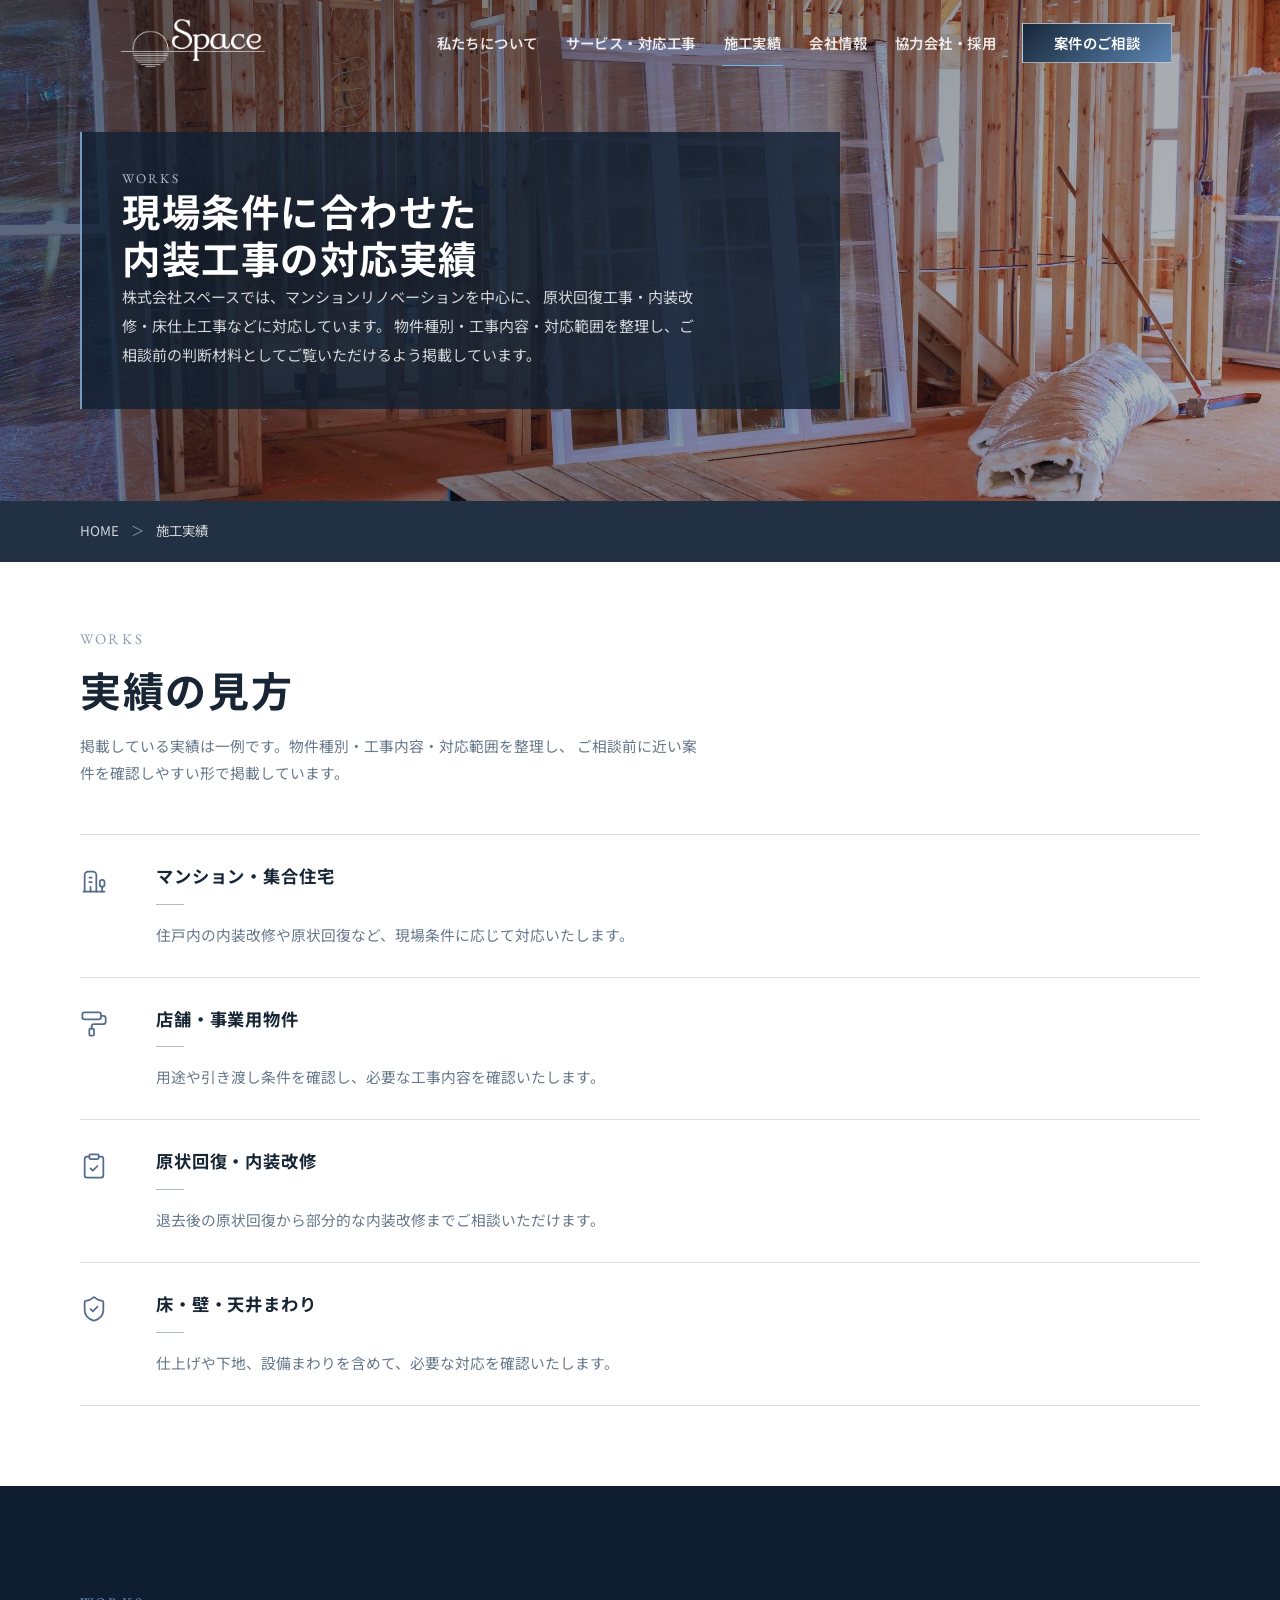
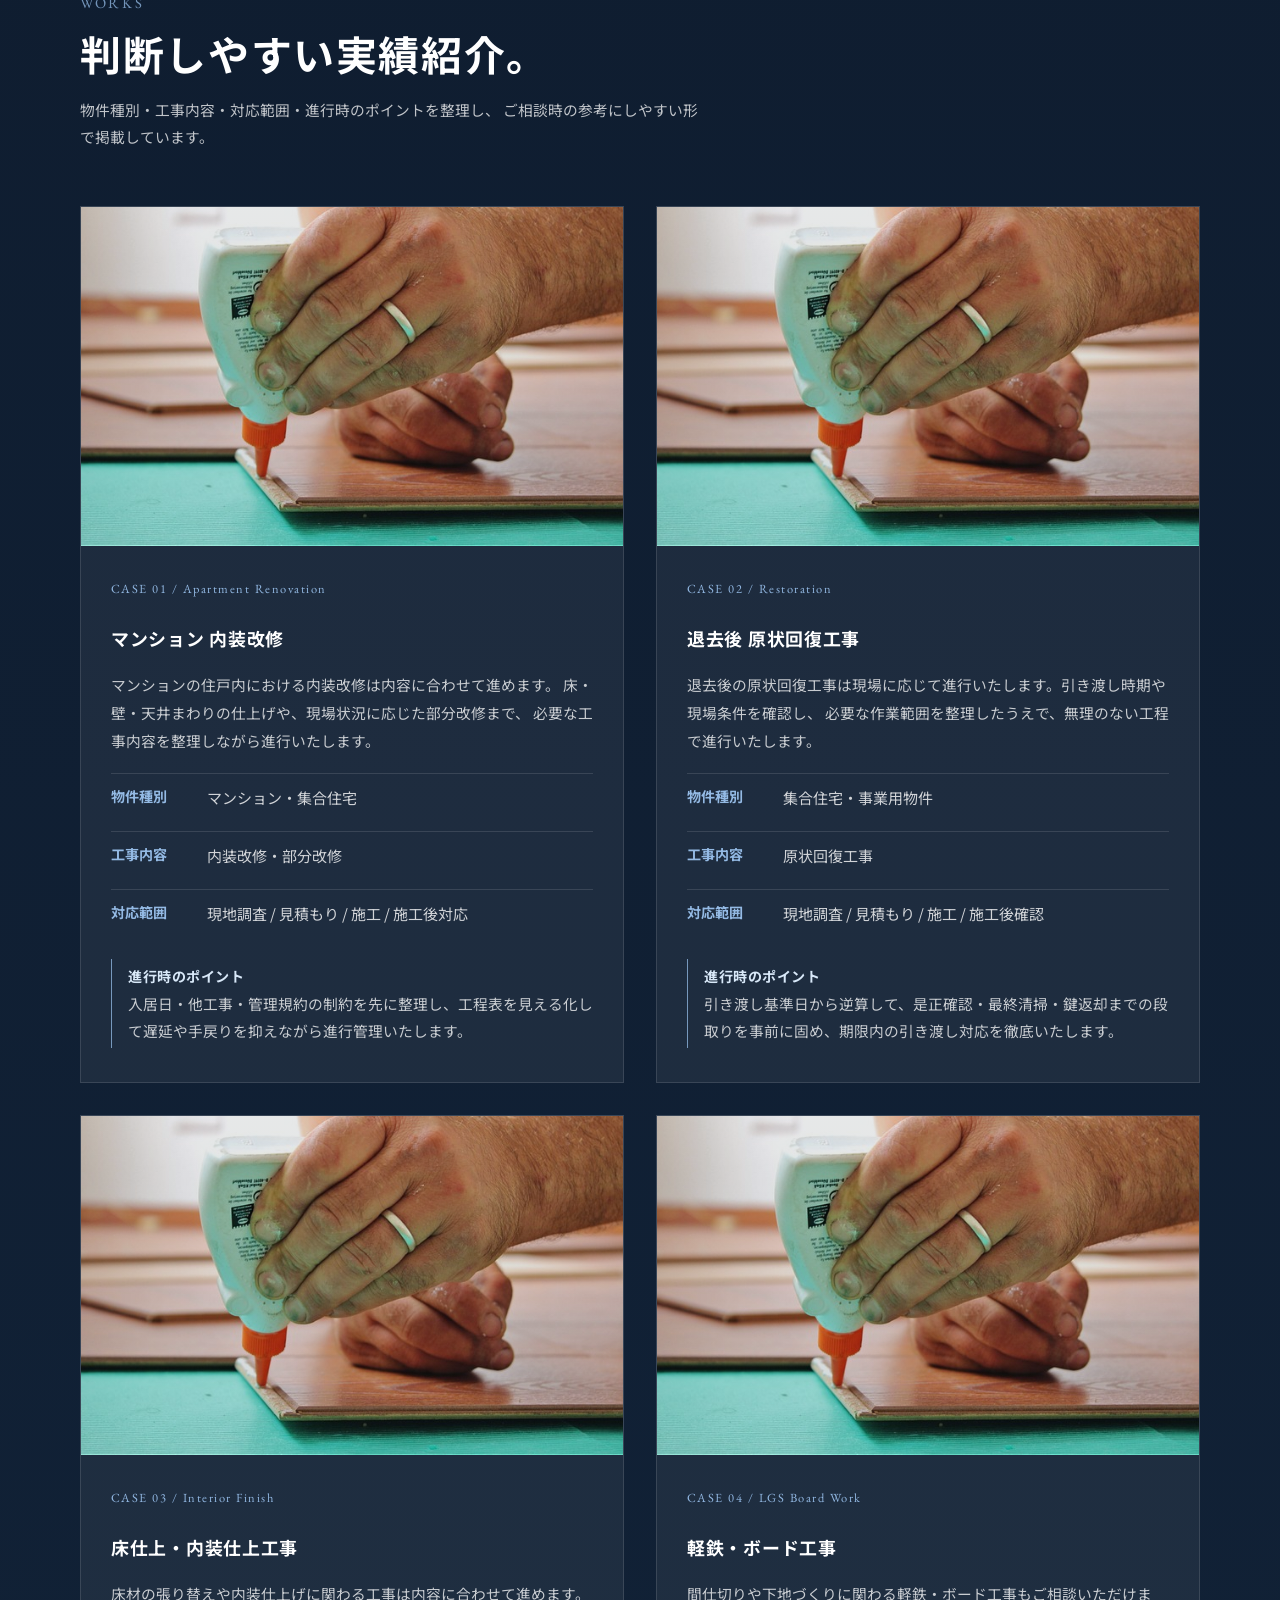
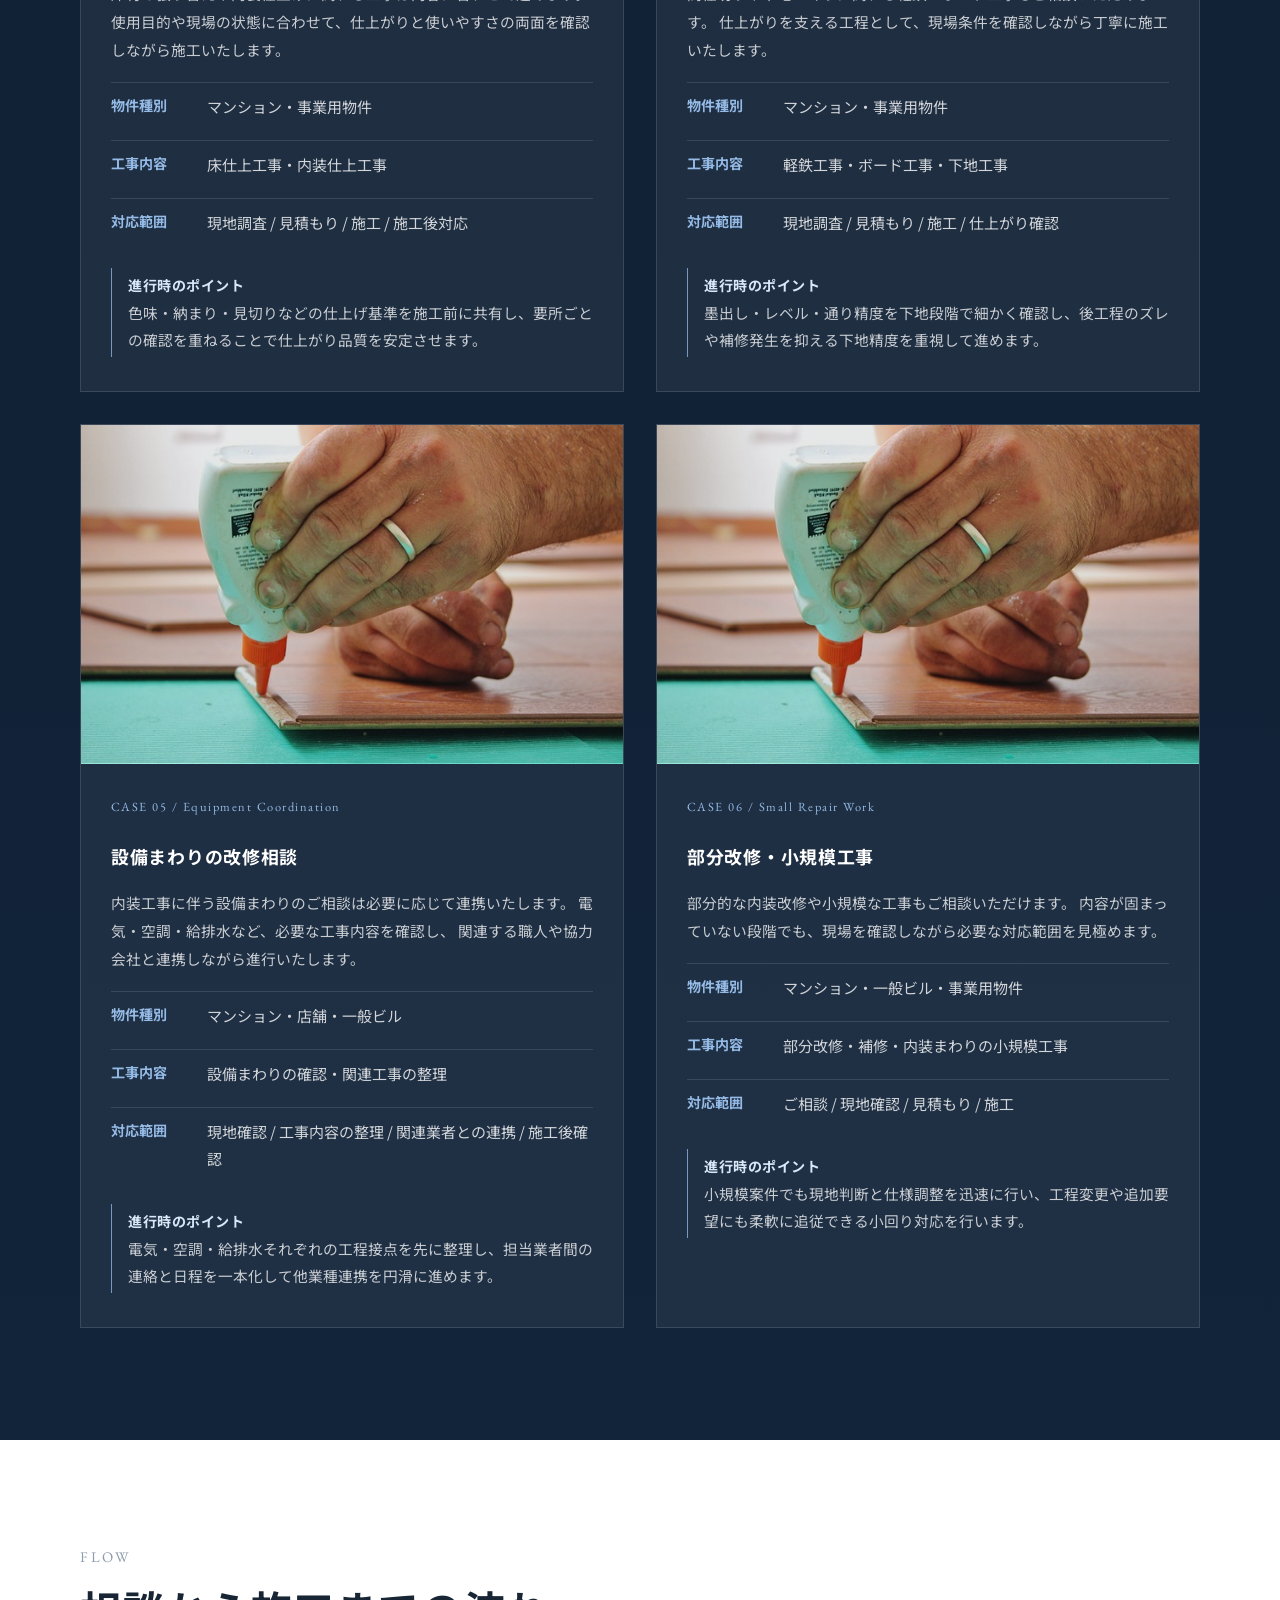
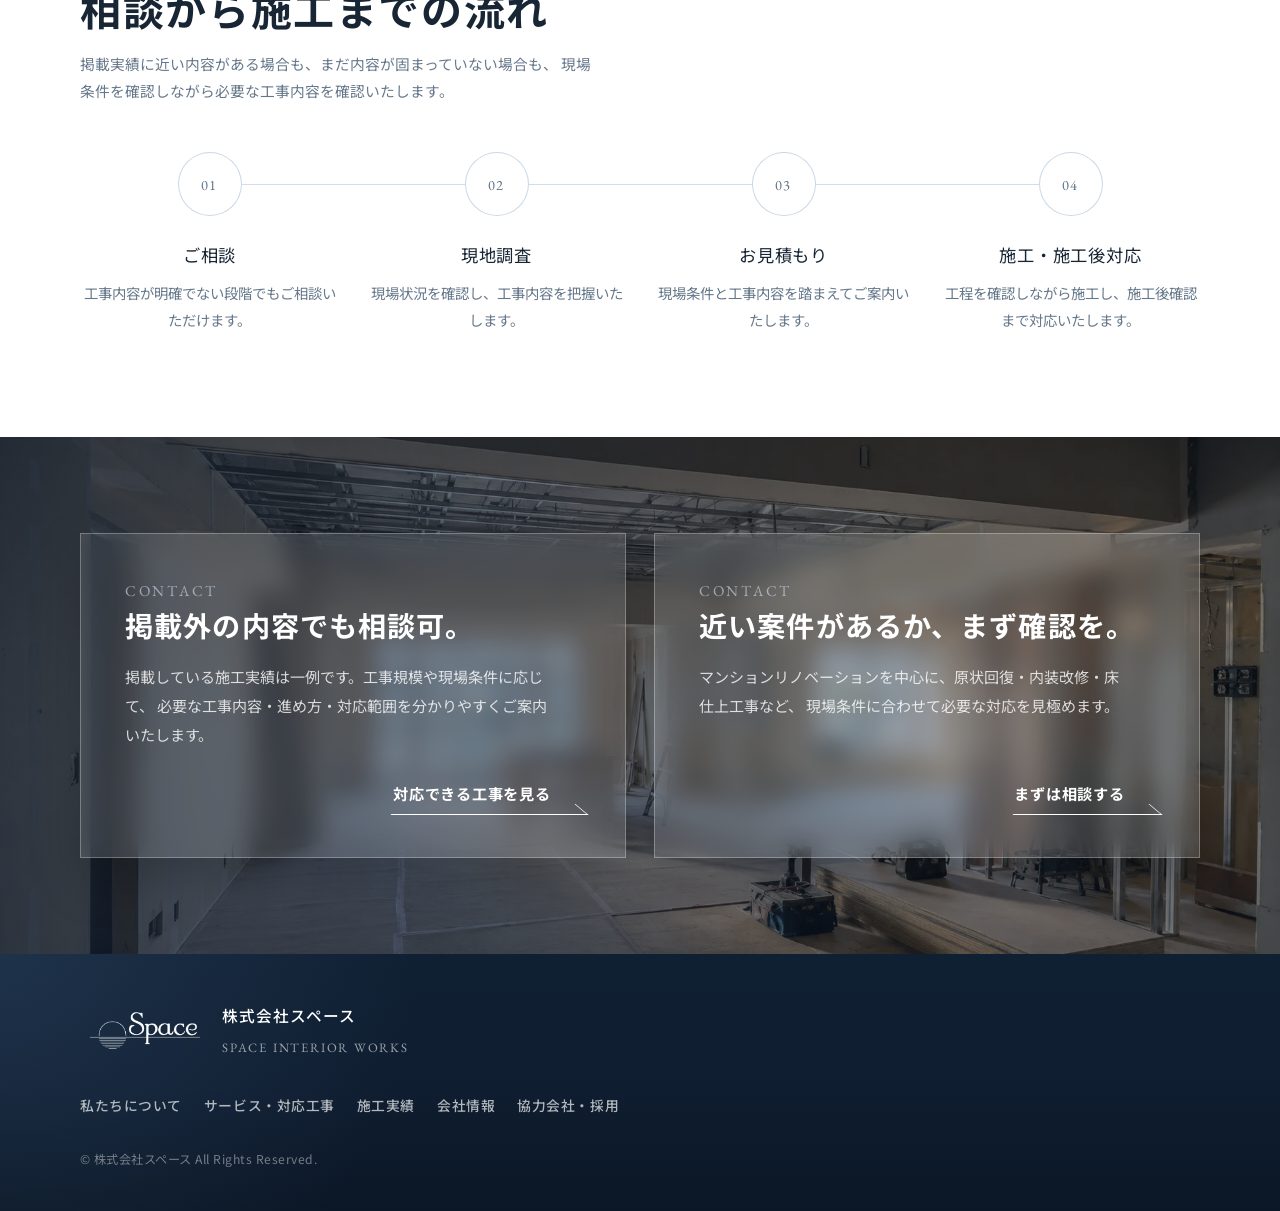
<file: works.html>
<!doctype html>
<html lang="ja">
  <head>
    <meta charset="UTF-8" />
    <meta name="viewport" content="width=device-width, initial-scale=1.0" />
    <title>施工実績 | 株式会社スペース</title>
    <meta
      name="description"
      content="株式会社スペースの施工実績をご紹介いたします。マンションリノベーションを中心に、原状回復工事・内装改修・床仕上工事など、現場条件に応じた施工に対応しています。"
    />

    <link rel="preconnect" href="https://fonts.googleapis.com" />
    <link rel="preconnect" href="https://fonts.gstatic.com" crossorigin />
    <link
      href="https://fonts.googleapis.com/css2?family=Noto+Sans+JP:wght@400;500;700&family=EB+Garamond:wght@400;500;700&display=swap"
      rel="stylesheet"
    />

    <link rel="icon" href="images/favicon/favicon.ico" sizes="any" />
    <link rel="icon" href="images/favicon/favicon.svg" type="image/svg+xml" />
    <link rel="apple-touch-icon" href="images/favicon/apple-touch-icon.png" />

    <link rel="stylesheet" href="css/reset.min.css" />
    <link rel="stylesheet" href="css/base.css" />
    <link rel="stylesheet" href="css/layout.css" />
    <link rel="stylesheet" href="css/components.css" />
    <link rel="stylesheet" href="css/pages.css" />
    <link rel="stylesheet" href="css/responsive.css" />
  </head>

  <body class="works-page">
    <div id="top"></div>
    <div class="page-noise" aria-hidden="true"></div>
    <div class="cursor-glow" aria-hidden="true"></div>

    <header class="site-header">
      <div class="container header-inner">
        <a href="index.html#top" class="brand" aria-label="トップへ戻る">
          <img
            src="images/logo-white.png"
            alt="株式会社スペース"
            class="brand-logo logo-white"
          />
          <img
            src="images/logo.png"
            alt="株式会社スペース"
            class="brand-logo logo-black"
          />
        </a>

        <button
          class="nav-toggle"
          aria-expanded="false"
          aria-controls="global-nav"
          aria-label="メニューを開閉"
        >
          <span></span><span></span><span></span>
        </button>

        <nav class="global-nav" id="global-nav">
          <a href="about.html">私たちについて</a>
          <a href="services.html">サービス・対応工事</a>
          <a href="works.html" class="is-current">施工実績</a>
          <a href="company.html">会社情報</a>
          <a href="partner-recruit.html">協力会社・採用</a>
          <a href="contact.html" class="nav-cta">案件のご相談</a>
        </nav>
      </div>
    </header>

    <main>
      <!-- PAGE INTRO -->
      <section class="page-hero page-hero-works">
        <div class="container">
          <div class="page-hero-inner reveal">
            <p class="page-intro-kicker">WORKS</p>
            <h1 class="page-intro-title">
              現場条件に合わせた<br />
              内装工事の対応実績
            </h1>
            <p class="page-intro-text">
              株式会社スペースでは、マンションリノベーションを中心に、
              原状回復工事・内装改修・床仕上工事などに対応しています。
              物件種別・工事内容・対応範囲を整理し、ご相談前の判断材料としてご覧いただけるよう掲載しています。
            </p>
          </div>
        </div>
      </section>

      <nav class="breadcrumb" aria-label="パンくずリスト">
        <div class="container breadcrumb-inner">
          <a href="index.html">HOME</a>
          <span>施工実績</span>
        </div>
      </nav>

      <section class="section-sm works-summary-section">
        <div class="container">
          <div class="section-heading reveal">
            <p class="eyebrow">WORKS</p>
            <h2>実績の見方</h2>
            <p>
              掲載している実績は一例です。物件種別・工事内容・対応範囲を整理し、
              ご相談前に近い案件を確認しやすい形で掲載しています。
            </p>
          </div>

          <div class="works-summary-line reveal delay-1">
            <article class="works-summary-item">
              <img
                src="images/icons/building-estate.svg"
                alt=""
                class="card-icon-img"
                aria-hidden="true"
              />
              <h3>マンション・集合住宅</h3>
              <p>
                住戸内の内装改修や原状回復など、現場条件に応じて対応いたします。
              </p>
            </article>

            <article class="works-summary-item">
              <img
                src="images/icons/paint-roller.svg"
                alt=""
                class="card-icon-img"
                aria-hidden="true"
              />
              <h3>店舗・事業用物件</h3>
              <p>
                用途や引き渡し条件を確認し、必要な工事内容を確認いたします。
              </p>
            </article>

            <article class="works-summary-item">
              <img
                src="images/icons/clipboard-check.svg"
                alt=""
                class="card-icon-img"
                aria-hidden="true"
              />
              <h3>原状回復・内装改修</h3>
              <p>
                退去後の原状回復から部分的な内装改修までご相談いただけます。
              </p>
            </article>

            <article class="works-summary-item">
              <img
                src="images/icons/shield-check.svg"
                alt=""
                class="card-icon-img"
                aria-hidden="true"
              />
              <h3>床・壁・天井まわり</h3>
              <p>
                仕上げや下地、設備まわりを含めて、必要な対応を確認いたします。
              </p>
            </article>
          </div>
        </div>
      </section>

      <section class="section dark-section">
        <div class="container">
          <div class="section-heading reveal">
            <p class="eyebrow">WORKS</p>
            <h2>判断しやすい実績紹介。</h2>
            <p>
              物件種別・工事内容・対応範囲・進行時のポイントを整理し、
              ご相談時の参考にしやすい形で掲載しています。
            </p>
          </div>

          <div class="works-grid works-case-grid">
            <article class="work-card reveal">
              <div class="work-image works-case-01"></div>
              <div class="work-content">
                <span class="work-label">CASE 01 / Apartment Renovation</span>
                <h3>マンション 内装改修</h3>
                <p class="work-summary">
                  マンションの住戸内における内装改修は内容に合わせて進めます。
                  床・壁・天井まわりの仕上げや、現場状況に応じた部分改修まで、
                  必要な工事内容を整理しながら進行いたします。
                </p>

                <dl class="work-meta">
                  <div>
                    <dt>物件種別</dt>
                    <dd>マンション・集合住宅</dd>
                  </div>
                  <div>
                    <dt>工事内容</dt>
                    <dd>内装改修・部分改修</dd>
                  </div>
                  <div>
                    <dt>対応範囲</dt>
                    <dd>現地調査 / 見積もり / 施工 / 施工後対応</dd>
                  </div>
                </dl>

                <div class="work-point">
                  <p class="work-point-title">進行時のポイント</p>
                  <p>
                    入居日・他工事・管理規約の制約を先に整理し、工程表を見える化して遅延や手戻りを抑えながら進行管理いたします。
                  </p>
                </div>
              </div>
            </article>

            <article class="work-card reveal delay-1">
              <div class="work-image works-case-02"></div>
              <div class="work-content">
                <span class="work-label">CASE 02 / Restoration</span>
                <h3>退去後 原状回復工事</h3>
                <p class="work-summary">
                  退去後の原状回復工事は現場に応じて進行いたします。引き渡し時期や現場条件を確認し、
                  必要な作業範囲を整理したうえで、無理のない工程で進行いたします。
                </p>

                <dl class="work-meta">
                  <div>
                    <dt>物件種別</dt>
                    <dd>集合住宅・事業用物件</dd>
                  </div>
                  <div>
                    <dt>工事内容</dt>
                    <dd>原状回復工事</dd>
                  </div>
                  <div>
                    <dt>対応範囲</dt>
                    <dd>現地調査 / 見積もり / 施工 / 施工後確認</dd>
                  </div>
                </dl>

                <div class="work-point">
                  <p class="work-point-title">進行時のポイント</p>
                  <p>
                    引き渡し基準日から逆算して、是正確認・最終清掃・鍵返却までの段取りを事前に固め、期限内の引き渡し対応を徹底いたします。
                  </p>
                </div>
              </div>
            </article>

            <article class="work-card reveal delay-2">
              <div class="work-image works-case-03"></div>
              <div class="work-content">
                <span class="work-label">CASE 03 / Interior Finish</span>
                <h3>床仕上・内装仕上工事</h3>
                <p class="work-summary">
                  床材の張り替えや内装仕上げに関わる工事は内容に合わせて進めます。
                  使用目的や現場の状態に合わせて、仕上がりと使いやすさの両面を確認しながら施工いたします。
                </p>

                <dl class="work-meta">
                  <div>
                    <dt>物件種別</dt>
                    <dd>マンション・事業用物件</dd>
                  </div>
                  <div>
                    <dt>工事内容</dt>
                    <dd>床仕上工事・内装仕上工事</dd>
                  </div>
                  <div>
                    <dt>対応範囲</dt>
                    <dd>現地調査 / 見積もり / 施工 / 施工後対応</dd>
                  </div>
                </dl>

                <div class="work-point">
                  <p class="work-point-title">進行時のポイント</p>
                  <p>
                    色味・納まり・見切りなどの仕上げ基準を施工前に共有し、要所ごとの確認を重ねることで仕上がり品質を安定させます。
                  </p>
                </div>
              </div>
            </article>

            <article class="work-card reveal">
              <div class="work-image works-case-04"></div>
              <div class="work-content">
                <span class="work-label">CASE 04 / LGS Board Work</span>
                <h3>軽鉄・ボード工事</h3>
                <p class="work-summary">
                  間仕切りや下地づくりに関わる軽鉄・ボード工事もご相談いただけます。
                  仕上がりを支える工程として、現場条件を確認しながら丁寧に施工いたします。
                </p>

                <dl class="work-meta">
                  <div>
                    <dt>物件種別</dt>
                    <dd>マンション・事業用物件</dd>
                  </div>
                  <div>
                    <dt>工事内容</dt>
                    <dd>軽鉄工事・ボード工事・下地工事</dd>
                  </div>
                  <div>
                    <dt>対応範囲</dt>
                    <dd>現地調査 / 見積もり / 施工 / 仕上がり確認</dd>
                  </div>
                </dl>

                <div class="work-point">
                  <p class="work-point-title">進行時のポイント</p>
                  <p>
                    墨出し・レベル・通り精度を下地段階で細かく確認し、後工程のズレや補修発生を抑える下地精度を重視して進めます。
                  </p>
                </div>
              </div>
            </article>

            <article class="work-card reveal delay-1">
              <div class="work-image works-case-05"></div>
              <div class="work-content">
                <span class="work-label">CASE 05 / Equipment Coordination</span>
                <h3>設備まわりの改修相談</h3>
                <p class="work-summary">
                  内装工事に伴う設備まわりのご相談は必要に応じて連携いたします。
                  電気・空調・給排水など、必要な工事内容を確認し、
                  関連する職人や協力会社と連携しながら進行いたします。
                </p>

                <dl class="work-meta">
                  <div>
                    <dt>物件種別</dt>
                    <dd>マンション・店舗・一般ビル</dd>
                  </div>
                  <div>
                    <dt>工事内容</dt>
                    <dd>設備まわりの確認・関連工事の整理</dd>
                  </div>
                  <div>
                    <dt>対応範囲</dt>
                    <dd>
                      現地確認 / 工事内容の整理 / 関連業者との連携 / 施工後確認
                    </dd>
                  </div>
                </dl>

                <div class="work-point">
                  <p class="work-point-title">進行時のポイント</p>
                  <p>
                    電気・空調・給排水それぞれの工程接点を先に整理し、担当業者間の連絡と日程を一本化して他業種連携を円滑に進めます。
                  </p>
                </div>
              </div>
            </article>

            <article class="work-card reveal delay-2">
              <div class="work-image works-case-06"></div>
              <div class="work-content">
                <span class="work-label">CASE 06 / Small Repair Work</span>
                <h3>部分改修・小規模工事</h3>
                <p class="work-summary">
                  部分的な内装改修や小規模な工事もご相談いただけます。
                  内容が固まっていない段階でも、現場を確認しながら必要な対応範囲を見極めます。
                </p>

                <dl class="work-meta">
                  <div>
                    <dt>物件種別</dt>
                    <dd>マンション・一般ビル・事業用物件</dd>
                  </div>
                  <div>
                    <dt>工事内容</dt>
                    <dd>部分改修・補修・内装まわりの小規模工事</dd>
                  </div>
                  <div>
                    <dt>対応範囲</dt>
                    <dd>ご相談 / 現地確認 / 見積もり / 施工</dd>
                  </div>
                </dl>

                <div class="work-point">
                  <p class="work-point-title">進行時のポイント</p>
                  <p>
                    小規模案件でも現地判断と仕様調整を迅速に行い、工程変更や追加要望にも柔軟に追従できる小回り対応を行います。
                  </p>
                </div>
              </div>
            </article>
          </div>
        </div>
      </section>

      <section class="section accent-section works-flow-section">
        <div class="container">
          <div class="section-heading reveal">
            <p class="eyebrow">FLOW</p>
            <h2>相談から施工までの流れ</h2>
            <p>
              掲載実績に近い内容がある場合も、まだ内容が固まっていない場合も、
              現場条件を確認しながら必要な工事内容を確認いたします。
            </p>
          </div>

          <div class="flow-line reveal delay-1">
            <div class="flow-step">
              <span class="flow-number">01</span>
              <h3>ご相談</h3>
              <p>工事内容が明確でない段階でもご相談いただけます。</p>
            </div>

            <div class="flow-step">
              <span class="flow-number">02</span>
              <h3>現地調査</h3>
              <p>現場状況を確認し、工事内容を把握いたします。</p>
            </div>

            <div class="flow-step">
              <span class="flow-number">03</span>
              <h3>お見積もり</h3>
              <p>現場条件と工事内容を踏まえてご案内いたします。</p>
            </div>

            <div class="flow-step">
              <span class="flow-number">04</span>
              <h3>施工・施工後対応</h3>
              <p>
                工程を確認しながら施工し、施工後確認まで対応いたします。
              </p>
            </div>
          </div>
        </div>
      </section>

      <section class="lower-next-cta lower-next-cta-works">
        <div class="container lower-next-cta-grid">
          <article class="lower-next-card reveal">
            <p class="eyebrow">CONTACT</p>
            <h2>掲載外の内容でも相談可。</h2>
            <p>
              掲載している施工実績は一例です。工事規模や現場条件に応じて、
              必要な工事内容・進め方・対応範囲を分かりやすくご案内いたします。
            </p>
            <a href="services.html" class="arrow-link-underline">
              対応できる工事を見る
            </a>
          </article>

          <article class="lower-next-card reveal delay-1">
            <p class="eyebrow">CONTACT</p>
            <h2>近い案件があるか、まず確認を。</h2>
            <p>
              マンションリノベーションを中心に、原状回復・内装改修・床仕上工事など、
              現場条件に合わせて必要な対応を見極めます。
            </p>
            <a href="contact.html" class="arrow-link-underline">
              まずは相談する
            </a>
          </article>
        </div>
      </section>
    </main>

    <a href="#top" class="to-top" aria-label="ページ上部へ戻る">
      <span class="to-top-icon" aria-hidden="true">↑</span>
      <span class="to-top-text">TOP</span>
    </a>

    <footer class="site-footer">
      <div class="container footer-inner">
        <div class="footer-main">
          <div class="footer-brand">
            <img
              src="images/logo-white.png"
              class="footer-logo"
              alt="株式会社スペース"
            />

            <div class="footer-brand-text">
              <strong>株式会社スペース</strong>
              <p>SPACE INTERIOR WORKS</p>
            </div>
          </div>

          <nav class="footer-nav">
            <a href="about.html">私たちについて</a>
            <a href="services.html">サービス・対応工事</a>
            <a href="works.html">施工実績</a>
            <a href="company.html">会社情報</a>
            <a href="partner-recruit.html">協力会社・採用</a>
          </nav>

          <p class="footer-copy">© 株式会社スペース All Rights Reserved.</p>
        </div>
      </div>
    </footer>

    <script src="js/main.js"></script>
  </body>
</html>
</file>
<file: css/base.css>
@charset "UTF-8";

:root {
  /* ベースカラー */
  --accent-blue: #2f7ebd;
  --accent-blue-soft: #6fb7df;

  /* グラデーション（信頼寄り） */
  --grad-soft: linear-gradient(
    120deg,
    #ffffff 0%,
    #eef7ff 35%,
    #f2f0ff 70%,
    #ffffff 100%
  );

  --grad-light: linear-gradient(120deg, #f7fbff 0%, #edf5fb 50%, #f6f3ff 100%);

  --grad-accent: linear-gradient(
    120deg,
    rgba(215, 244, 239, 0.7) 0%,
    rgba(232, 246, 255, 0.85) 40%,
    rgba(217, 216, 255, 0.65) 80%,
    #ffffff 100%
  );

  --bg: #f3f5f7;
  --bg-2: #e7ebef;
  --surface: rgba(255, 255, 255, 0.84);
  --surface-strong: #ffffff;
  --text: #172534;
  --muted: #66788a;
  --line: rgba(23, 37, 52, 0.1);
  --line-strong: rgba(23, 37, 52, 0.16);
  --primary: #c9d4de;
  --primary-deep: #5f748a;
  --navy: #102033;
  --navy-soft: #16304d;
  --shadow: 0 20px 48px rgba(16, 32, 51, 0.1);
  --shadow-soft: 0 10px 28px rgba(16, 32, 51, 0.07);
  --radius: 0px;
  --radius-lg: 0px;
  --container: min(1120px, calc(100% - 40px));
  --font-sans: "Noto Sans JP", sans-serif;
  --font-serif: "EB Garamond", "Garamond", "Times New Roman", serif;

  --fs-section-heading-h2: clamp(2rem, 3.2vw, 3.1rem);
  --fs-hero-title: clamp(2.6rem, 3.6vw, 4.2rem);
  --fs-page-title: clamp(2.2rem, 3.6vw, 3.4rem);
  --fs-social-title: clamp(1.45rem, 2.4vw, 1.9rem);
}

* {
  box-sizing: border-box;
}

html {
  scroll-behavior: smooth;
}

body {
  margin: 0;
  font-family: var(--font-sans);
  font-size: 15px;
  color: var(--text);
  background:
    radial-gradient(
      circle at top left,
      rgba(120, 138, 156, 0.1),
      transparent 30%
    ),
    linear-gradient(180deg, #f8f9fb 0%, #eef1f4 52%, #f3f5f7 100%);
  overflow-x: hidden;
  line-height: 1.75;
}

h1,
h2,
h3,
.section-heading h1,
.section-heading h2,
.page-intro-title,
.cta-final h2 {
  font-family: var(--font-sans);
  font-weight: 500;
  letter-spacing: 0.03em;
}

h1 {
  font-weight: 500;
}

h2 {
  font-weight: 500;
}

h3 {
  font-weight: 400;
}

p {
  line-height: 1.8;
}

a {
  color: inherit;
  text-decoration: none;
}

img {
  max-width: 100%;
  display: block;
}

button,
input,
select,
textarea {
  font: inherit;
}

button {
  cursor: pointer;
}

svg {
  width: 100%;
  height: 100%;
  display: block;
}

svg,
svg * {
  stroke: currentColor;
  stroke-width: 1.7;
  stroke-linecap: round;
  stroke-linejoin: round;
}

/* =========================
  共通テキスト
========================= */
.eyebrow {
  margin: 0 0 12px;
  font-family: var(--font-serif);
  font-size: 0.78rem;
  font-weight: 400;
  letter-spacing: 0.18em;
  color: var(--primary-deep);
  text-transform: uppercase;
  opacity: 0.7;
}

.section-heading {
  margin-bottom: 42px;
}

.section-heading h1 {
  margin: 0;
  font-size: var(--fs-page-title);
  line-height: 1.08;
  font-weight: 800;
  letter-spacing: 0.05em;
}

.section-heading h2 {
  margin: 0;
  font-size: var(--fs-section-heading-h2);
  line-height: 1.18;
  font-weight: 700;
  letter-spacing: 0.04em;
}

.section-heading p:not(.eyebrow) {
  margin-top: 16px;
  max-width: 78ch;
  font-size: 0.92rem;
  color: var(--muted);
  line-height: 1.85;
}

.section-heading p {
  font-size: 0.92rem;
}

.section-heading p,
.company-note,
.contact-subnote,
.form-note {
  text-wrap: pretty;
}
</file>
<file: css/layout.css>
@charset "UTF-8";

/* ===== layout.css ===== */

/* =========================
  レイアウト補助
========================= */
.hero-points li,
.partner-points li {
  display: flex;
  align-items: center;
  gap: 8px;
}

.faq-item h3 {
  display: flex;
  align-items: flex-start;
  gap: 10px;
}

/* =========================
  背景ノイズ
========================= */
.page-noise {
  position: fixed;
  inset: 0;
  pointer-events: none;
  opacity: 0.04;
  background-image: radial-gradient(#102033 0.5px, transparent 0.5px);
  background-size: 12px 12px;
  z-index: 0;
}

.cursor-glow {
  position: fixed;
  width: 240px;
  height: 240px;
  background: radial-gradient(
    circle,
    rgba(132, 180, 225, 0.16),
    transparent 68%
  );
  pointer-events: none;
  transform: translate(-50%, -50%);
  z-index: 0;
  opacity: 0.22;
  transition: opacity 0.2s ease;
}

.container {
  width: var(--container);
  margin: 0 auto;
  position: relative;
  z-index: 1;
}

/* =========================
  基本セクション余白
========================= */
.section {
  padding: 104px 0;
}

.section-sm {
  padding: 64px 0 80px;
}

.strength {
  padding: 84px 0;
  background: linear-gradient(180deg, #ffffff 0%, #f8fafc 100%);
}

.cta-final {
  padding: 104px 0 64px;
  text-align: center;
}

/* =========================
  ページ冒頭共通
========================= */
.page-intro-layout {
  display: grid;
  grid-template-columns: 1.05fr 0.95fr;
  gap: 36px;
  align-items: center;
  margin-top: 30px;
}

.page-intro-copy {
  display: flex;
  flex-direction: column;
  gap: 14px;
  min-width: 0;
}

.page-intro-kicker {
  margin: 0 0 2px;
  font-family: var(--font-serif);
  font-size: 0.84rem;
  line-height: 1;
  letter-spacing: 0.16em;
  color: var(--primary-deep);
  text-transform: uppercase;
}

.page-intro-title {
  margin: 0;
  font-size: 2.4rem;
  line-height: 1.35;
  font-weight: 700;
  letter-spacing: 0.05em;
  color: var(--text);
}

.page-intro-text {
  margin: 2px 0 0;
  max-width: 72ch;
  color: var(--muted);
  line-height: 1.95;
}

.page-intro-visual {
  position: relative;
  min-height: 340px;
  overflow: hidden;
  background: rgba(255, 255, 255, 0.72);
  border: 1px solid rgba(255, 255, 255, 0.88);
  box-shadow: var(--shadow-soft);
}

.page-intro-visual img {
  width: 100%;
  height: 100%;
  min-height: 340px;
  object-fit: cover;
  display: block;
}

/* =========================
  ヘッダー
========================= */
.site-header {
  position: fixed;
  top: 0;
  left: 0;
  width: 100%;
  z-index: 100;
  padding: 0 20px;
  background: transparent;
  border-bottom: none;
  box-shadow: none;
  backdrop-filter: none;
  transition:
    top 0.35s ease,
    background 0.35s ease,
    box-shadow 0.35s ease;
}

.site-header.is-scrolled {
  top: 0;
  background: rgba(229, 232, 235, 0.82);
  backdrop-filter: blur(18px) saturate(140%);
  -webkit-backdrop-filter: blur(18px) saturate(140%);
  box-shadow: 0 8px 24px rgba(16, 32, 51, 0.08);
}

.header-inner {
  position: relative;
  display: flex;
  align-items: center;
  justify-content: space-between;
  min-height: 86px;
  gap: 34px;
  padding: 0 28px;
  background: transparent;
  transition:
    min-height 0.35s ease,
    padding 0.35s ease,
    gap 0.35s ease,
    background 0.35s ease,
    border-color 0.35s ease,
    box-shadow 0.35s ease,
    backdrop-filter 0.35s ease;
}

.site-header.is-scrolled .header-inner {
  min-height: 66px;
  max-width: none;
  width: var(--container);
  margin: 0 auto;
  padding: 0;
  background: transparent;
  border: none;
  box-shadow: none;
  backdrop-filter: none;
  -webkit-backdrop-filter: none;
}

.brand {
  display: flex;
  align-items: center;
  flex-shrink: 0;
  max-width: 240px;
  padding-right: 8px;
}

.brand-logo {
  width: 100%;
  max-width: 170px;
  height: auto;
  display: block;
  transition: max-width 0.35s ease;
}

.logo-black {
  display: none;
}

.site-header.is-scrolled .logo-white {
  display: none;
}

.site-header.is-scrolled .logo-black {
  display: block;
}

.site-header.is-scrolled .brand-logo {
  max-width: 150px;
}

/* ナビ */
.global-nav {
  display: flex;
  align-items: center;
  justify-content: flex-end;
  gap: 24px;
  flex: 1;
}

.global-nav a {
  position: relative;
  display: inline-flex;
  align-items: center;
  min-height: 40px;
  padding: 0 2px;
  font-size: 0.9rem;
  font-weight: 600;
  letter-spacing: 0.03em;
  white-space: nowrap;
  color: rgba(255, 255, 255, 0.88);
  transition:
    color 0.28s ease,
    opacity 0.28s ease;
}

.global-nav a:not(.nav-cta)::after {
  content: "";
  position: absolute;
  left: 0;
  bottom: -3px;
  width: 0;
  height: 1px;
  background: var(--accent-blue-soft);
  transition: width 0.28s ease;
}

.global-nav a:not(.nav-cta):hover::after,
.global-nav a:not(.nav-cta).is-current::after {
  width: 100%;
}

.global-nav a:not(.nav-cta):hover {
  color: #ffffff;
}

/* スクロール後 */
.site-header.is-scrolled .global-nav {
  gap: 22px;
}

.site-header.is-scrolled .global-nav a {
  color: rgba(23, 37, 52, 0.82);
}

.site-header.is-scrolled .global-nav a:not(.nav-cta):hover,
.site-header.is-scrolled .global-nav a:not(.nav-cta).is-current {
  color: #172534;
}

/* ヘッダーCTA */
.nav-cta {
  display: inline-flex;
  align-items: center;
  justify-content: center;
  min-height: 44px;
  padding: 0 26px;
  min-width: 150px;
  line-height: 1;
  font-weight: 700;
  letter-spacing: 0.06em;
  color: #ffffff !important;
  background: linear-gradient(135deg, #172739, #5d85b2);
  border: 1px solid rgba(255, 255, 255, 0.6);
  transition:
    transform 0.28s ease,
    box-shadow 0.28s ease,
    background 0.28s ease,
    border-color 0.28s ease;
}

.nav-cta:hover {
  transform: translateY(-2px);
  box-shadow: 0 14px 28px rgba(16, 32, 51, 0.18);
  background: linear-gradient(135deg, #0f1d30, #6d97c6);
  border-color: rgba(255, 255, 255, 0.9);
}

.site-header.is-scrolled .nav-cta {
  min-height: 40px;
  padding: 0 18px;
  background: linear-gradient(135deg, #172739, #5d85b2);
  border: 1px solid rgba(255, 255, 255, 0.2);
  box-shadow: 0 10px 24px rgba(16, 32, 51, 0.14);
}

.site-header.is-scrolled .nav-cta:hover {
  transform: translateY(-2px);
  box-shadow: 0 16px 32px rgba(16, 32, 51, 0.2);
  background: linear-gradient(135deg, #0f1d30, #6d97c6);
}

/* SP用ボタンは今は非表示 */
.nav-toggle {
  display: none;
  width: 46px;
  height: 46px;
  border: 1px solid rgba(16, 32, 51, 0.1);
  background: #ffffff;
  box-shadow: var(--shadow-soft);
  flex-shrink: 0;
}

.nav-toggle span {
  display: block;
  width: 18px;
  height: 2px;
  background: var(--navy);
  margin: 4px auto;
  transition: 0.3s ease;
}

/* =========================
  グリッド共通
========================= */
.stats-grid,
.service-grid,
.works-grid,
.recruit-cards,
.about-grid,
.company-panels {
  display: grid;
  gap: 24px;
}

.stats-grid {
  grid-template-columns: repeat(3, 1fr);
  align-items: stretch;
}

.about-grid {
  grid-template-columns: repeat(2, 1fr);
}

.service-grid {
  grid-template-columns: repeat(3, 1fr);
  margin-top: 32px;
  align-items: stretch;
}

.works-grid {
  margin-top: 40px;
  grid-template-columns: repeat(3, 1fr);
}

.company-panels {
  grid-template-columns: repeat(2, 1fr);
  align-items: stretch;
}

.company-panels > * {
  min-height: 100%;
}

.recruit-cards {
  grid-template-columns: repeat(2, 1fr);
}

/* =========================
  フッター
========================= */
.site-footer {
  background:
    radial-gradient(circle at top left, rgba(93, 133, 178, 0.18), transparent 32%),
    linear-gradient(180deg, #102033 0%, #0f1d30 52%, #0b1726 100%);
  color: #ffffff;
  padding: 48px 0 40px;
}

.footer-inner {
  display: block;
  align-items: start;
}

.footer-main {
  display: flex;
  flex-direction: column;
  align-items: flex-start;
}

.footer-brand {
  display: flex;
  align-items: center;
  gap: 12px;
}

.footer-logo {
  width: 130px;
  height: auto;
  display: block;
  margin: 0;
  object-fit: contain;
}

.footer-brand-text strong {
  display: block;
  font-size: 0.98rem;
  font-weight: 500;
  letter-spacing: 0.06em;
  color: #ffffff;
}

.footer-brand-text p {
  margin: 6px 0 0;
  font-family: var(--font-serif);
  font-size: 0.8rem;
  letter-spacing: 0.14em;
  color: rgba(255, 255, 255, 0.58);
}

.footer-nav {
  display: flex;
  flex-wrap: wrap;
  gap: 14px 22px;
  margin-top: 34px;
}

.footer-nav a {
  position: relative;
  font-size: 0.86rem;
  font-weight: 500;
  letter-spacing: 0.04em;
  color: rgba(255, 255, 255, 0.68);
  transition: color 0.28s ease;
}

.footer-nav a::after {
  content: "";
  position: absolute;
  left: 0;
  bottom: -5px;
  width: 0;
  height: 1px;
  background: rgba(158, 199, 243, 0.8);
  transition: width 0.28s ease;
}

.footer-nav a:hover {
  color: #ffffff;
}

.footer-nav a:hover::after {
  width: 100%;
}

.footer-copy {
  margin: 32px 0 0;
  font-size: 0.76rem;
  letter-spacing: 0.04em;
  color: rgba(255, 255, 255, 0.42);
}

/* =========================
  スクロール表示
========================= */
.reveal {
  opacity: 0;
  transform: translateY(24px);
  transition:
    opacity 0.8s ease,
    transform 0.8s ease;
}

.reveal.is-visible {
  opacity: 1;
  transform: translateY(0);
}

.delay-1 {
  transition-delay: 0.12s;
}

.delay-2 {
  transition-delay: 0.24s;
}

/* Legacy/common utility aliases */
.grid-2,
.grid-3,
.grid-4 {
  display: grid;
  gap: 24px;
  align-items: stretch;
}

.grid-2 {
  grid-template-columns: repeat(2, minmax(0, 1fr));
}

.grid-3 {
  grid-template-columns: repeat(3, minmax(0, 1fr));
}

.grid-4 {
  grid-template-columns: repeat(4, minmax(0, 1fr));
}
</file>
<file: css/components.css>
@charset "UTF-8";

/* ===== components.css ===== */

/* =========================
  共通アイコン（主にinline SVG用: .card-icon）
========================= */
.card-icon {
  width: 32px;
  height: 32px;
  color: var(--primary-deep);
  margin-bottom: 16px;
  transition:
    color 0.28s ease,
    transform 0.28s ease,
    opacity 0.28s ease;
}

.card-icon img {
  width: 32px;
  height: 32px;
  display: block;
}

.card-icon svg {
  width: 100%;
  height: 100%;
  display: block;
  stroke: currentColor;
  fill: none;
  stroke-width: 1.7;
  stroke-linecap: round;
  stroke-linejoin: round;
}

.mini-icon {
  width: 16px;
  height: 16px;
  color: var(--primary-deep);
  flex: 0 0 auto;
}

.mini-icon img {
  width: 16px;
  height: 16px;
  display: block;
}

.btn-icon {
  width: 18px;
  height: 18px;
  display: inline-flex;
  align-items: center;
  justify-content: center;
  flex-shrink: 0;
  color: currentColor;
  transition:
    color 0.28s ease,
    transform 0.28s ease,
    opacity 0.28s ease;
}

.btn-icon svg {
  width: 100%;
  height: 100%;
  display: block;
  stroke: currentColor;
  fill: none;
  stroke-width: 1.7;
  stroke-linecap: round;
  stroke-linejoin: round;
}

.faq-icon {
  width: 18px;
  height: 18px;
  flex: 0 0 auto;
  margin-top: 3px;
  color: var(--primary-deep);
}

.faq-icon img {
  width: 18px;
  height: 18px;
  display: block;
}

.social-icon {
  width: 18px;
  height: 18px;
  display: inline-flex;
  align-items: center;
  justify-content: center;
  color: currentColor;
  flex-shrink: 0;
  transition:
    color 0.28s ease,
    transform 0.28s ease,
    opacity 0.28s ease;
}

.social-icon svg {
  width: 100%;
  height: 100%;
  fill: currentColor;
  stroke: none;
}

main > .section:first-of-type {
  padding-top: 64px;
}

/* =========================
  ボタン / CTA hover統一
========================= */
.btn {
  position: relative;
  display: inline-flex;
  align-items: center;
  justify-content: center;
  min-height: 54px;
  padding: 0 24px;
  border: 1px solid transparent;
  font-size: 0.9rem;
  font-weight: 700;
  letter-spacing: 0.04em;
  line-height: 1;
  transition:
    transform 0.3s ease,
    box-shadow 0.3s ease,
    background 0.3s ease,
    border-color 0.3s ease,
    color 0.3s ease;
}

.btn:hover {
  transform: translateY(-3px);
  box-shadow: 0 18px 36px rgba(16, 32, 51, 0.2);
}

.btn-primary {
  color: #ffffff;
  background: linear-gradient(135deg, #172739, #5d85b2);
  border-color: rgba(255, 255, 255, 0.18);
}

.btn-primary:hover {
  color: #ffffff;
  background: linear-gradient(135deg, #0f1d30, #6d97c6);
  border-color: rgba(255, 255, 255, 0.28);
}

.btn-secondary {
  color: #102033;
  background: rgba(255, 255, 255, 0.94);
  border-color: rgba(255, 255, 255, 0.55);
  box-shadow: 0 10px 26px rgba(16, 32, 51, 0.16);
}

.btn-secondary:hover {
  color: #102033;
  background: #ffffff;
  border-color: rgba(255, 255, 255, 0.9);
}

/* =========================
  右下TOPボタン
========================= */
.to-top {
  position: fixed;
  right: 28px;
  bottom: 28px;
  z-index: 90;

  width: 54px;
  height: 54px;

  display: inline-flex;
  flex-direction: column;
  align-items: center;
  justify-content: center;
  gap: 4px;

  color: #ffffff;
  background: linear-gradient(135deg, #172739, #5d85b2);
  border: 1px solid rgba(255, 255, 255, 0.32);
  box-shadow: 0 14px 30px rgba(16, 32, 51, 0.22);

  opacity: 0;
  visibility: hidden;
  pointer-events: none;
  transform: translateY(10px);

  transition:
    opacity 0.3s ease,
    visibility 0.3s ease,
    transform 0.3s ease,
    box-shadow 0.3s ease,
    background 0.3s ease;
}

.to-top.is-show {
  opacity: 1;
  visibility: visible;
  pointer-events: auto;
  transform: translateY(0);
}

.to-top-icon {
  display: block;
  font-size: 1rem;
  line-height: 1;
  transform: translateY(1px);
  animation: toTopArrow 1.6s ease-in-out infinite;
}

.to-top-text {
  font-family: var(--font-serif);
  font-size: 0.66rem;
  line-height: 1;
  letter-spacing: 0.12em;
}

.to-top:hover {
  transform: translateY(-3px);
  background: linear-gradient(135deg, #0f1d30, #6d97c6);
  box-shadow: 0 18px 38px rgba(16, 32, 51, 0.28);
}

@keyframes toTopArrow {
  0%,
  100% {
    transform: translateY(1px);
  }

  50% {
    transform: translateY(-3px);
  }
}

/* =========================
  カード共通
========================= */
.stat-card,
.glass-card,
.service-card,
.work-card,
.info-card,
.recruit-card,
.contact-form,
.cta-panel,
.social-strip {
  background: rgba(255, 255, 255, 0.78);
  border: 1px solid rgba(255, 255, 255, 0.86);
  box-shadow: var(--shadow-soft);
  backdrop-filter: blur(14px);
}

.stat-card,
.glass-card,
.service-card,
.info-card,
.recruit-card {
  transition:
    transform 0.25s ease,
    box-shadow 0.25s ease,
    border-color 0.25s ease;
}

.stat-card:hover,
.glass-card:hover,
.service-card:hover,
.info-card:hover,
.recruit-card:hover {
  transform: translateY(-4px);
  box-shadow: 0 18px 34px rgba(16, 32, 51, 0.12);
  border-color: rgba(93, 133, 178, 0.18);
}

.stat-card:hover .card-icon,
.glass-card:hover .card-icon,
.service-card:hover .card-icon,
.info-card:hover .card-icon,
.recruit-card:hover .card-icon {
  color: var(--navy);
  transform: translateY(-2px);
}

.stat-card {
  display: grid;
  align-content: start;
  gap: 10px;
  min-height: 100%;
  padding: 30px 30px 28px;
}

.stat-card span {
  display: inline-block;
  margin-bottom: 6px;
  font-family: var(--font-serif);
  font-size: 1.55rem;
  line-height: 1;
  letter-spacing: 0.08em;
  font-weight: 400;
  color: rgba(93, 133, 178, 0.88);
  font-variant-numeric: lining-nums;
}

.stat-card h2 {
  margin: 0;
  font-size: 1.24rem;
  font-weight: 800;
}

.stat-card p {
  margin-top: 2px;
  color: var(--muted);
  line-height: 1.8;
}

.split-section {
  display: grid;
  gap: 30px;
}

.glass-card,
.info-card,
.recruit-card {
  padding: 30px;
}

.glass-card h3,
.service-card h3,
.info-card h3,
.recruit-card h3,
.work-content h3 {
  margin: 0 0 10px;
  font-weight: 700;
  font-size: 1.08rem;
  line-height: 1.5;
  letter-spacing: 0.04em;
}

.service-card h3,
.info-card h3,
.glass-card h3,
.recruit-card h3 {
  color: var(--text);
}

.glass-card p,
.glass-card li,
.service-card p,
.work-content p,
.info-card p,
.recruit-card p {
  font-size: 0.92rem;
  line-height: 1.8;
  color: var(--muted);
}

.glass-card p,
.info-card p,
.service-card p,
.recruit-card p,
.work-content p {
  margin-top: 0;
}

.service-card p,
.info-card p,
.glass-card p {
  font-size: 0.92rem;
}

.glass-card ul,
.info-card ul,
.service-card ul,
.strength-list ul {
  margin: 12px 0 0;
  padding-left: 1.1rem;
}

.info-card li,
.service-card li,
.glass-card li {
  color: var(--muted);
  line-height: 1.9;
}

.service-card p,
.service-card li,
.info-card p,
.info-card li,
.glass-card p,
.glass-card li,
.recruit-card p,
.recruit-card li {
  color: var(--muted);
}

.service-card {
  padding: 30px;
  position: relative;
  overflow: hidden;
  display: flex;
  flex-direction: column;
  background: #f9fbfc;
  border: 1px solid rgba(16, 32, 51, 0.08);
  box-shadow: 0 10px 24px rgba(16, 32, 51, 0.06);
}

.service-card::before {
  content: "";
  position: absolute;
  inset: 0;
  background: linear-gradient(
    180deg,
    rgba(93, 133, 178, 0.06),
    transparent 42%
  );
  pointer-events: none;
}

.service-index {
  display: inline-block;
  margin-bottom: 18px;
  font-family: var(--font-serif);
  font-size: 1.2rem;
  line-height: 1;
  font-weight: 400;
  letter-spacing: 0.08em;
  color: rgba(93, 133, 178, 0.82);
}

.service-card .btn {
  margin-top: auto;
  align-self: flex-start;
}

.service-card .hero-points {
  margin: 18px 0 24px;
  padding: 0;
  list-style: none;
  display: grid;
  gap: 8px;
}

.service-card .hero-points li {
  color: var(--muted);
  line-height: 1.8;
}

#services .btn-secondary {
  background: #ffffff;
  border-color: rgba(16, 32, 51, 0.12);
  color: var(--navy);
  box-shadow: 0 8px 22px rgba(16, 32, 51, 0.06);
}

#services .btn-secondary:hover {
  background: #f5f8fb;
  border-color: rgba(93, 133, 178, 0.26);
}

#services .hero-actions .btn-secondary {
  background: #172739;
  color: #ffffff;
  border-color: #172739;
  box-shadow: 0 10px 24px rgba(16, 32, 51, 0.14);
}

#services .hero-actions .btn-secondary:hover {
  background: #24384f;
  border-color: #24384f;
}

/* =========================
  CTA
========================= */

.cta-final h2 {
  font-size: clamp(1.9rem, 2.8vw, 2.4rem);
  font-weight: 700;
  line-height: 1.25;
  letter-spacing: 0.04em;
  margin-bottom: 14px;
}

.cta-final p {
  color: #607287;
  margin-bottom: 0;
  font-size: 0.92rem;
  line-height: 1.95;
}

.cta-final p + p {
  margin-top: 14px;
}

.cta-points {
  display: flex;
  flex-wrap: wrap;
  align-items: stretch;
  justify-content: center;
  gap: 12px;
  margin: 26px 0 34px;
}

.cta-points p {
  position: relative;
  display: flex;
  align-items: center;
  justify-content: center;
  min-height: 56px;
  margin: 0;
  min-width: 280px;
  padding: 12px 20px;
  text-align: center;
  font-size: 0.88rem;
  font-weight: 700;
  line-height: 1.6;
  color: #5f748a;
  background: rgba(255, 255, 255, 0.54);
  border: 1px solid rgba(93, 133, 178, 0.18);
}

.cta-points p + p {
  margin-top: 0;
}

.cta-points p::before {
  content: none;
}

#contact.cta-final .cta-points + p {
  margin-top: 0;
}

.cta-final .container {
  max-width: 860px;
}

.cta-sub {
  margin: 0 0 20px;
  font-size: 0.95rem;
  font-weight: 700;
  color: var(--primary-deep);
  letter-spacing: 0.04em;
}

.cta-buttons {
  display: flex;
  gap: 14px;
  justify-content: center;
  flex-wrap: wrap;
  margin-top: 28px;
}

.cta-final .cta-buttons {
  margin-top: 8px;
}

.cta-final .cta-buttons .btn {
  min-width: 240px;
  padding-inline: 32px;
}

.heading-no-margin {
  margin-bottom: 0;
}

.cta-note {
  margin-top: 18px;
  font-size: 0.8rem;
  line-height: 1.8;
  color: var(--muted);
}

#contact.cta-final .container > p:not(.eyebrow):not(.cta-sub):not(.cta-note) {
  max-width: 82ch;
  margin-left: auto;
  margin-right: auto;
}

#contact.cta-final .container {
  max-width: 920px;
}

#contact.cta-final .cta-buttons {
  justify-content: center;
  margin-top: 34px;
}

#contact.cta-final .cta-note {
  margin-top: 24px;
}

#contact.cta-final .eyebrow {
  margin-left: auto;
  margin-right: auto;
}

/* =========================
  会社情報 / 理由 / パートナー
========================= */
.company-grid,
.recruit-grid,
.contact-grid {
  display: grid;
  gap: 28px;
}

.company-note {
  margin-top: 12px;
  max-width: 62ch;
  color: var(--muted);
  line-height: 1.9;
  font-size: 0.96rem;
}

.info-card dl {
  margin-top: 10px;
}

.info-card dl div {
  display: grid;
  grid-template-columns: 100px 1fr;
  gap: 14px;
  padding: 12px 0;
  border-bottom: 1px solid var(--line);
}

.info-card dt {
  font-weight: 700;
}

.info-card dd {
  color: var(--muted);
}

.strength h2 {
  font-size: var(--fs-section-heading-h2);
  font-weight: 800;
  margin-bottom: 0;
  line-height: 1.08;
  letter-spacing: 0.04em;
}

.strength-list {
  display: flex;
  flex-direction: column;
  gap: 36px;
  list-style: decimal;
  padding: 0;
  margin: 42px 0 0;
}

.strength-item {
  border-left: 1px solid rgba(16, 32, 51, 0.14);
  padding-left: 32px;
}

.strength-number {
  margin: 0 0 12px;
  font-family: var(--font-serif);
  font-size: 1.15rem;
  line-height: 1;
  letter-spacing: 0.08em;
  color: rgba(16, 32, 51, 0.46);
}

.strength-item strong {
  display: block;
  margin-bottom: 12px;
  font-weight: 800;
  font-size: 1.16rem;
  line-height: 1.75;
  letter-spacing: 0.01em;
}

.strength-item p:not(.strength-number) {
  margin: 0;
  color: #607287;
  line-height: 2;
  max-width: 720px;
}

.accent-section {
  background: linear-gradient(
    180deg,
    rgba(127, 180, 232, 0.08),
    rgba(255, 255, 255, 0)
  );
}

.cta-panel {
  padding: 34px;
  display: flex;
  align-items: center;
  justify-content: space-between;
  gap: 24px;
}

.cta-panel p {
  margin-top: 12px;
  color: var(--muted);
  line-height: 1.9;
}

.partner-points {
  display: flex;
  flex-wrap: wrap;
  gap: 10px;
  margin: 22px 0 0;
  padding: 0;
  list-style: none;
}

.partner-points li {
  padding: 10px 14px;
  border: 1px solid var(--line);
  background: rgba(255, 255, 255, 0.64);
  font-size: 0.88rem;
}

/* =========================
  採用 / SNS / FAQ / CONTACT
========================= */
.social-strip {
  padding: 28px 30px;
  display: flex;
  align-items: center;
  justify-content: space-between;
  gap: 24px;
}

.social-strip h2 {
  margin: 0;
  font-size: var(--fs-social-title);
  line-height: 1.2;
}

.social-links {
  display: flex;
  flex-wrap: wrap;
  gap: 12px;
}

.social-links a {
  display: inline-flex;
  align-items: center;
  gap: 10px;
  padding: 12px 16px;
  background: #fff;
  border: 1px solid var(--line);
  transition:
    background 0.25s ease,
    border-color 0.25s ease,
    color 0.25s ease,
    transform 0.25s ease,
    box-shadow 0.25s ease;
}

.social-links a:hover {
  background: #f7fbff;
  border-color: rgba(93, 133, 178, 0.28);
  color: var(--navy);
  transform: translateY(-2px);
  box-shadow: 0 10px 24px rgba(16, 32, 51, 0.08);
}

.social-links a:hover .social-icon {
  transform: scale(1.06);
}

.faq {
  padding: 84px 0;
}

.faq h2 {
  font-size: 2rem;
  font-weight: 800;
  margin-bottom: 0;
}

.faq-item {
  margin-bottom: 24px;
  padding: 22px 24px;
  background: rgba(255, 255, 255, 0.8);
  border: 1px solid rgba(255, 255, 255, 0.88);
  box-shadow: var(--shadow-soft);
}

.faq-item p {
  color: #607287;
  line-height: 1.85;
}

/* =========================
  背景画像
========================= */
.section-bg {
  position: relative;
  overflow: hidden;
}

.section-bg > .container {
  position: relative;
  z-index: 1;
}

.section-bg::before {
  content: "";
  position: absolute;
  inset: 0;
  z-index: 0;
  pointer-events: none;
  background-repeat: no-repeat;
  background-size: cover;
}

.bg-about::before {
  background-image:
    linear-gradient(rgba(16, 32, 51, 0.38), rgba(16, 32, 51, 0.38)),
    url("../images/bg/about-bg-pc.jpg");
  background-position: center center;
}

.bg-about .glass-card {
  background: rgba(255, 255, 255, 0.12);
  border: 1px solid rgba(255, 255, 255, 0.24);
  box-shadow: 0 18px 40px rgba(15, 29, 45, 0.18);
  backdrop-filter: blur(10px);
}

.bg-about .glass-card h3 {
  color: #ffffff;
}

.bg-about .glass-card p {
  color: rgba(255, 255, 255, 0.82);
}

.bg-cta::before {
  background-image:
    linear-gradient(rgba(20, 30, 44, 0.58), rgba(20, 30, 44, 0.58)),
    url("../images/bg/cta-bg-pc.jpg");
  background-position: center center;
}

.bg-partner::before {
  background-image:
    linear-gradient(rgba(16, 32, 51, 0.58), rgba(16, 32, 51, 0.58)),
    url("../images/bg/partner-bg-pc.jpg");
  background-position: center center;
}

.bg-partner .cta-panel {
  background: rgba(255, 255, 255, 0.78);
  backdrop-filter: blur(10px);
}

.bg-services::before {
  background-image:
    linear-gradient(rgba(14, 24, 36, 0.62), rgba(14, 24, 36, 0.62)),
    url("../images/tools-construction.jpg");
  background-position: center center;
}

.card {
  background: rgba(255, 255, 255, 0.86);
  border: 1px solid rgba(16, 32, 51, 0.08);
  box-shadow: 0 14px 32px rgba(16, 32, 51, 0.08);
  padding: 30px;
  border-radius: 0;
}

.card h3 {
  margin-bottom: 12px;
  font-size: 1.08rem;
  font-weight: 700;
  line-height: 1.55;
  color: var(--text);
}

.card p {
  color: var(--muted);
  line-height: 1.9;
}

.dark-section .card {
  background: rgba(255, 255, 255, 0.06);
  border-color: rgba(255, 255, 255, 0.12);
  box-shadow: none;
}

.dark-section .card h3 {
  color: #ffffff;
}

.dark-section .card p {
  color: rgba(255, 255, 255, 0.76);
}

.card-icon-img {
  display: block;
  width: 30px;
  height: 30px;
  max-width: 30px;
  max-height: 30px;
  object-fit: contain;
  margin-bottom: 18px;
  color: var(--primary-deep);
  opacity: 0.86;
  flex: 0 0 auto;
}

.info-card .card-icon-img,
.service-card .card-icon-img,
.glass-card .card-icon-img,
.recruit-card .card-icon-img,
.card .card-icon-img,
.strength-list .card-icon-img,
.contact-note-box .card-icon-img {
  color: var(--primary-deep);
}

.dark-section .service-card .card-icon-img,
.dark-section .info-card .card-icon-img {
  opacity: 0.9;
}
</file>
<file: css/pages.css>
@charset "UTF-8";

/* ===== pages.css ===== */

/* =========================
  HERO
========================= */
.hero {
  position: relative;
  min-height: 820px;
  height: auto;
  display: flex;
  align-items: flex-start;
  overflow: hidden;
  background: #102033;
}

.hero-bg {
  position: absolute;
  inset: 0;
  background-size: cover;
  background-position: center;
  filter: saturate(0.86) contrast(1.05) brightness(0.92);
  transform: scale(1.02);
  transition:
    opacity 1s ease,
    filter 1s ease;
  z-index: 0;
}

.hero-overlay {
  position: absolute;
  inset: 0;
  background:
    linear-gradient(
      90deg,
      rgba(10, 22, 36, 0.68) 0%,
      rgba(10, 22, 36, 0.46) 42%,
      rgba(10, 22, 36, 0.18) 100%
    ),
    linear-gradient(
      180deg,
      rgba(10, 22, 36, 0.08) 0%,
      rgba(10, 22, 36, 0.08) 58%,
      rgba(10, 22, 36, 0.32) 100%
    );
  z-index: 1;
}

.hero-inner {
  position: relative;
  z-index: 2;
  padding: 190px 0 130px;
}

.hero-copy {
  max-width: 750px;
  color: #fff;
  padding-left: 60px;
}

.hero .eyebrow {
  font-size: 0.72rem;
  letter-spacing: 0.22em;
  color: rgba(255, 255, 255, 0.6);
}

.hero-copy .eyebrow {
  margin-bottom: 16px;
  font-size: 0.72rem;
  line-height: 1;
  letter-spacing: 0.22em;
  color: rgba(255, 255, 255, 0.62);
  opacity: 1;
}

.hero-copy h1 {
  font-size: var(--fs-hero-title);
  line-height: 1.24;
  font-weight: 700;
  letter-spacing: 0.035em;
}

.hero-copy h1 span {
  display: block;
  color: #d8e8f8;
  font-weight: 800;
  letter-spacing: 0.04em;
  text-shadow: 0 8px 28px rgba(16, 32, 51, 0.32);
}

.hero-lead {
  margin-top: 18px;
  max-width: 60ch;
  font-size: 0.9rem;
  line-height: 1.75;
  letter-spacing: 0.02em;
  color: rgba(255, 255, 255, 0.86);
}

.hero-cta-note {
  margin: 10px 0 0;
  max-width: 72ch;
  font-size: 0.78rem;
  line-height: 1.65;
  letter-spacing: 0.03em;
  color: rgba(255, 255, 255, 0.64);
  white-space: nowrap;
}

.hero-actions {
  margin-top: 22px !important;
  display: flex;
  gap: 12px;
}

.hero-stats {
  display: flex;
  margin-top: 22px;
  margin-bottom: 0;
  list-style: none;
  padding: 0;
}

.hero-stats li {
  position: relative;
  margin-right: 34px;
  padding-right: 34px;
}

.hero-stats li:not(:last-child)::after {
  content: "";
  position: absolute;
  top: 6px;
  right: 0;
  width: 1px;
  height: 42px;
  background: rgba(255, 255, 255, 0.24);
}

.hero-stats strong {
  display: block;
  font-family: var(--font-serif);
  font-size: 1.9rem;
  font-weight: 400;
  line-height: 1;
  letter-spacing: 0.06em;
  color: rgba(255, 255, 255, 0.96);
}

.hero-stats span {
  display: block;
  margin-top: 8px;
  font-size: 0.74rem;
  line-height: 1.5;
  letter-spacing: 0.06em;
  color: rgba(255, 255, 255, 0.66);
}

.hero-dots {
  position: absolute;
  bottom: 34px;
  left: 50%;
  transform: translateX(-50%);
  display: flex;
  gap: 8px;
  z-index: 3;
}

.hero-dot {
  width: 8px;
  height: 8px;
  opacity: 0.7;
  padding: 0;
  border: 1px solid rgba(255, 255, 255, 0.72);
  border-radius: 999px;
  background: rgba(255, 255, 255, 0.28);
  box-shadow: none;
  cursor: pointer;
  transition:
    width 0.3s ease,
    background 0.3s ease,
    border-color 0.3s ease,
    opacity 0.3s ease;
}

.hero-dot.is-active {
  width: 24px;
  opacity: 1;
  background: #ffffff;
  border-color: #ffffff;
}

/* TOP 背景画像セクション */
.bg-about {
  background-image:
    linear-gradient(
      90deg,
      rgba(16, 32, 51, 0.92) 0%,
      rgba(16, 32, 51, 0.82) 48%,
      rgba(16, 32, 51, 0.62) 100%
    ),
    url("../images/about-bg-pc.jpg");
}

.bg-services {
  background-image:
    linear-gradient(
      90deg,
      rgba(12, 26, 42, 0.86) 0%,
      rgba(12, 26, 42, 0.74) 52%,
      rgba(12, 26, 42, 0.58) 100%
    ),
    url("../images/services-main.jpg");
}

.bg-partner {
  background-image:
    linear-gradient(
      90deg,
      rgba(15, 34, 46, 0.88) 0%,
      rgba(18, 40, 54, 0.74) 50%,
      rgba(20, 44, 59, 0.5) 100%
    ),
    url("../images/partner-bg-pc.jpg");
}

.section-bg {
  background-size: cover;
  background-position: center;
  background-repeat: no-repeat;
}

.about-page .page-hero-about {
  position: relative;
  color: #ffffff;
}

.about-page .page-hero-about::before {
  content: "";
  position: absolute;
  inset: 0;
  z-index: 0;
  background: linear-gradient(
    90deg,
    rgba(16, 32, 51, 0.88) 0%,
    rgba(16, 32, 51, 0.72) 52%,
    rgba(16, 32, 51, 0.44) 100%
  );
}

/* =========================
  WORKS
========================= */
.dark-section {
  /* WORKS: 既存の濃紺トーンを維持 */
  background: linear-gradient(180deg, #0f1d30 0%, #12243a 100%);
  color: #fff;
}

.dark-section .eyebrow {
  color: #9ec7f3;
}

.dark-section .section-heading p:not(.eyebrow),
.dark-section .work-content p,
.dark-section .work-content span {
  color: rgba(255, 255, 255, 0.74);
}

#works.section {
  padding-top: 120px;
  padding-bottom: 100px;
}

#works .section-heading {
  position: relative;
  padding-top: 0;
  margin-bottom: 56px;
}

#works .eyebrow {
  margin-bottom: 16px;
  color: rgba(158, 199, 243, 0.92);
  letter-spacing: 0.22em;
}

#works .section-heading h2 {
  letter-spacing: 0.04em;
}

.works-feature {
  display: grid;
  grid-template-columns: minmax(0, 1.2fr) minmax(0, 1fr);
  gap: 40px;
  align-items: stretch;
  margin-bottom: 34px;
}

.works-feature-image {
  display: block;
  text-decoration: none;
}

.works-feature-image .work-image {
  position: relative;
  overflow: hidden;
  width: 100%;
  aspect-ratio: 4 / 3;
  min-height: auto;
  background-size: cover;
  background-position: center 52%;
  background-repeat: no-repeat;
  transition: transform 0.35s ease;
}

.works-feature-image .work-image::after {
  content: "";
  position: absolute;
  inset: 0;
  background: linear-gradient(
    180deg,
    rgba(16, 32, 51, 0.08),
    rgba(16, 32, 51, 0.2)
  );
}

.works-feature-image:hover .work-image {
  transform: scale(1.03);
}

.works-feature-body {
  padding: 34px 32px;
  background: rgba(255, 255, 255, 0.1);
  border: 1px solid rgba(255, 255, 255, 0.22);
  box-shadow: 0 18px 40px rgba(0, 0, 0, 0.18);
  backdrop-filter: blur(10px);
  max-width: 520px;
}

.works-feature-lead {
  margin: 0 0 26px;
  font-size: 1rem;
  line-height: 2;
  letter-spacing: 0.02em;
  color: rgba(255, 255, 255, 0.85);
}

.works-point-list {
  display: flex;
  flex-wrap: wrap;
  gap: 10px;
  margin: 0;
  padding: 0;
  list-style: none;
}

.works-point-list li {
  padding: 10px 14px;
  font-size: 0.85rem;
  line-height: 1.5;
  color: rgba(255, 255, 255, 0.9);
  border: 1px solid rgba(158, 199, 243, 0.34);
  background: rgba(158, 199, 243, 0.09);
}

.works-cta {
  display: flex;
  justify-content: center;
  gap: 16px;
  margin-top: 20px !important;
}

.work-a {
  background-image: url("../images/before-room.jpg");
  background-position: center 58%;
}

.work-b {
  background-image: url("../images/after-cafe.jpg");
  background-position: center center;
}

.work-c {
  background-image: url("../images/window-installation.jpg");
  background-position: center 45%;
}

#works .btn {
  min-height: 48px;
  padding: 0 26px;
  font-size: 0.92rem;
}

.works-case-01 {
  background-image: url("../images/works-case-01-apartment-renovation.jpg");
}

.works-case-02 {
  background-image: url("../images/works-case-02-restoration.jpg");
}

.works-case-03 {
  background-image: url("../images/works-case-03-interior-finish.jpg");
}

.works-case-04 {
  background-image: url("../images/works-case-04-lgs-board.jpg");
}

.works-case-05 {
  background-image: url("../images/works-case-05-equipment-work.jpg");
}

.works-case-06 {
  background-image: url("../images/works-case-06-small-renovation.jpg");
}

/* =========================
  TOP個別調整
========================= */
#about,
#services,
#company,
.contact-section {
  padding-top: 104px;
  padding-bottom: 104px;
}

#about {
  padding-bottom: 88px;
}

#works {
  padding-top: 88px;
  padding-bottom: 120px;
}

#services {
  background: #ffffff;
}


#company {
  /* COMPANY: わずかにグレー寄りのネイビー */
  background: linear-gradient(180deg, #1a2736 0%, #1f2d3d 100%);
  color: #ffffff;
}

#company .section-heading h2,
#company .section-heading p,
#company .arrow-link-underline {
  color: rgba(255, 255, 255, 0.9);
}

#company .section-heading p:not(.eyebrow) {
  color: rgba(255, 255, 255, 0.74);
}

#company .eyebrow {
  color: #c3d8ee;
}

#company .company-summary-table {
  background: rgba(255, 255, 255, 0.86);
  border-color: rgba(16, 32, 51, 0.14);
}

#partner {
  padding-top: 96px;
  padding-bottom: 96px;
}

#coverage .section-heading,
#about .section-heading,
#services .section-heading,
.section-heading,
#company .section-heading {
  margin-bottom: 34px;
}

#services .hero-actions {
  margin-top: 36px !important;
}

#works .hero-actions {
  margin-top: 40px !important;
}

/* =========================
  HERO スライドショー拡張
========================= */
.hero-scroll {
  position: absolute;
  right: 36px;
  bottom: 34px;
  z-index: 3;
  display: inline-flex;
  flex-direction: column;
  align-items: flex-start;
  gap: 14px;
  color: rgba(255, 255, 255, 0.88);
  letter-spacing: 0.18em;
  font-size: 0.72rem;
  font-weight: 500;
  writing-mode: vertical-rl;
  text-orientation: mixed;
  opacity: 0;
  animation: heroScrollFade 0.8s ease 0.5s forwards;
}

@keyframes heroScrollFade {
  from {
    opacity: 0;
    transform: translateY(8px);
  }

  to {
    opacity: 1;
    transform: translateY(0);
  }
}

.hero-scroll-text {
  display: inline-block;
}

.hero-scroll-line {
  width: 1px;
  height: 110px;
  background: rgba(255, 255, 255, 0.62);
  position: relative;
  overflow: hidden;
}

.hero-scroll-line::after {
  content: "";
  position: absolute;
  top: -40px;
  left: 0;
  width: 1px;
  height: 40px;
  background: #ffffff;
  animation: scrollLineMove 2s ease-in-out infinite;
}

@keyframes scrollLineMove {
  0% {
    top: -40px;
    opacity: 0;
  }
  20% {
    opacity: 1;
  }
  100% {
    top: 110px;
    opacity: 0;
  }
}

.hero-stats strong {
  animation: statsFadeUp 0.9s ease both;
}

.hero-stats li:nth-child(2) strong {
  animation-delay: 0.12s;
}

.hero-stats li:nth-child(3) strong {
  animation-delay: 0.24s;
}

@keyframes statsFadeUp {
  0% {
    opacity: 0;
    transform: translateY(8px);
  }

  100% {
    opacity: 1;
    transform: translateY(0);
  }
}

/* =========================
  COVERAGE 
========================= */
#coverage {
  position: relative;
  padding-top: 96px;
  padding-bottom: 56px;
}

#coverage::before {
  content: "";
  position: absolute;
  top: 0;
  left: 0;
  width: 100%;
  height: 260px;
  background: linear-gradient(to bottom, rgba(16, 32, 51, 0.05), transparent);
  z-index: 0;
}

#coverage .section-heading {
  position: relative;
}

#coverage .eyebrow {
  font-size: 22px;
  font-weight: 600;
  letter-spacing: 0.18em;
  color: var(--primary-deep);
}

#coverage .container {
  position: relative;
  z-index: 1;
}

#coverage .section-heading h2 {
  position: relative;
  z-index: 1;
}

#coverage .company-panels {
  display: grid;
  grid-template-columns: repeat(4, 1fr);
  gap: 0;
  border: 1px solid rgba(23, 37, 52, 0.14);
}

/* base */
#coverage .info-card {
  display: flex;
  flex-direction: column;
  justify-content: flex-start;
  min-height: 220px;
  padding: 28px 22px;
  background: rgba(255, 255, 255, 0.78);
  border: none;
  box-shadow: none;
  backdrop-filter: none;
  text-align: center;
}

#coverage .info-card h3::after {
  content: "";
  display: block;
  width: 28px;
  height: 1px;
  background: rgba(95, 116, 138, 0.45);
  margin: 14px auto 0;
}

#coverage .info-card:nth-child(even) {
  background: rgba(201, 212, 222, 0.42);
}

#coverage .info-card h3 {
  font-size: 1.08rem;
  font-weight: 700;
  margin-bottom: 12px;
  letter-spacing: 0.05em;
}

#coverage .info-card ul {
  margin-top: 16px;
  padding: 0;
  list-style: none;
}

#coverage .info-card li {
  margin-bottom: 6px;
  font-size: 0.95rem;
  color: var(--muted);
}

#coverage .info-card p {
  margin-top: 16px;
  font-size: 0.95rem;
  color: var(--muted);
  line-height: 1.8;
}

/* ========================================
  見出し整理
  主要セクションのみ番号化
  その他はeyebrow + ラインのみ
======================================== */

/* 共通：eyebrow少強 */
#coverage .eyebrow,
#about .eyebrow,
#strength .eyebrow,
#services .eyebrow,
#works .eyebrow,
#company .eyebrow,
#partner .eyebrow,
.cta-final .eyebrow {
  display: block;
  width: fit-content;
  margin: 0 0 14px;
  font-size: 1.05rem;
  font-weight: 600;
  letter-spacing: 0.18em;
  color: var(--primary-deep);
}

/* 共通：eyebrow下の短いライン */
#coverage .eyebrow::after,
#about .eyebrow::after,
#strength .eyebrow::after,
#services .eyebrow::after,
#works .eyebrow::after,
#company .eyebrow::after,
#partner .eyebrow::after,
.cta-final .eyebrow::after {
  content: "";
  display: block;
  width: 36px;
  height: 1px;
  margin-top: 12px;
  background: currentColor;
  opacity: 0.42;
}

#about .eyebrow {
  color: #d8e8f8;
}

#about .eyebrow::after {
  background: currentColor;
  opacity: 0.5;
}

#works .eyebrow {
  color: #b8d4ef;
}

#works .eyebrow::after {
  background: currentColor;
  opacity: 0.5;
}

#coverage .section-heading h2,
#about .section-heading h2,
#strength .section-heading h2,
#services .section-heading h2,
#works .section-heading h2,
#company .section-heading h2,
#partner .cta-panel h2,
.cta-final h2 {
  letter-spacing: 0.04em;
}

/* =========================
  TOP section 導線・構成調整
========================= */
.section-link {
  margin-top: 48px;
  text-align: right;
}

.arrow-link-underline {
  position: relative;
  display: inline-block;
  padding: 0 2em 0.6em 0.5em;
  text-decoration: none;
  font-weight: 700;
  font-size: 0.95rem;
  letter-spacing: 0.05em;
  color: var(--primary-deep);
  transition:
    letter-spacing 0.24s ease,
    color 0.24s ease;
}

.arrow-link-underline::before {
  content: "";
  position: absolute;
  left: 0;
  bottom: 0;
  width: 100%;
  height: 10px;
  border-bottom: 1px solid currentColor;
  border-right: 1px solid currentColor;
  transform: skewX(50deg) translateX(0);
  transition: transform 0.3s ease;
}

.arrow-link-underline:hover::before,
.arrow-link-underline:focus-visible::before {
  transform: skewX(50deg) translateX(10%);
}

.arrow-link-underline:hover,
.arrow-link-underline:focus-visible {
  color: var(--primary);
  letter-spacing: 0.08em;
}

/* 明るい背景用：下層誘導リンク */
.arrow-link-underline.light-link {
  color: var(--primary-deep);
}

.arrow-link-underline.light-link:hover,
.arrow-link-underline.light-link:focus-visible {
  color: #2f7ebd;
}

#services .arrow-link-underline {
  color: rgba(255, 255, 255, 0.92);
  text-shadow: 0 1px 12px rgba(0, 0, 0, 0.28);
}

#services .arrow-link-underline:hover,
#services .arrow-link-underline:focus-visible {
  color: #d8e8f8;
}

#about .arrow-link-underline,
#works .arrow-link-underline,
#partner .arrow-link-underline {
  color: #ffffff;
}

#about .arrow-link-underline:hover,
#about .arrow-link-underline:focus-visible,
#works .arrow-link-underline:hover,
#works .arrow-link-underline:focus-visible,
#partner .arrow-link-underline:hover,
#partner .arrow-link-underline:focus-visible {
  color: #d8e8f8;
}

#works .section-link {
  margin-top: 48px;
}

#about .about-panel {
  padding: 0;
  margin-bottom: 34px;
  background: transparent;
  border: none;
  box-shadow: none;
  backdrop-filter: none;
}

#strength .strength-list {
  margin: 0;
  padding: 0;
  list-style: none;
}

#strength .strength-item {
  padding: 26px 0;
  border-left: none;
}

#strength .strength-item + .strength-item {
  border-top: none;
}

#strength .strength-number {
  margin: 0 0 14px;
  font-family: var(--font-serif);
  font-size: clamp(1.45rem, 2.2vw, 2rem);
  line-height: 1;
  letter-spacing: 0.12em;
  color: rgba(95, 116, 138, 0.72);
}

#services .service-intro-panel,
#services .service-text-list {
  background: rgba(255, 255, 255, 0.12);
  border: 1px solid rgba(255, 255, 255, 0.22);
  box-shadow: 0 18px 40px rgba(15, 29, 45, 0.24);
  backdrop-filter: blur(10px);
  padding: 34px 36px;
}

#services .service-intro-panel {
  margin-bottom: 24px;
  color: #ffffff;
}

.service-text-list > div {
  padding: 32px 0;
  border-bottom: 1px solid rgba(255, 255, 255, 0.22);
}

.service-text-list > div:first-child {
  padding-top: 0;
}

.service-text-list > div:last-child {
  border-bottom: none;
  padding-bottom: 0;
}

.service-text-list h3 {
  font-size: 1.15rem;
  color: #ffffff;
  margin-bottom: 12px;
  letter-spacing: 0.03em;
  line-height: 1.55;
}

.service-text-list p {
  margin: 0;
  color: rgba(255, 255, 255, 0.78);
  line-height: 2;
}

#services .section-heading .eyebrow,
#services .section-heading h2 {
  color: #ffffff;
}

#services .section-heading p:not(.eyebrow) {
  color: rgba(255, 255, 255, 0.78);
}

#about .section-heading h2 {
  line-height: 1.2;
  color: #ffffff;
  text-shadow: 0 2px 12px rgba(0, 0, 0, 0.18);
}

#about .section-heading p:not(.eyebrow) {
  color: rgba(255, 255, 255, 0.88);
}

#about h2,
#works h2 {
  font-size: var(--fs-section-heading-h2);
  letter-spacing: 0.04em;
  line-height: 1.08;
}

/* =========================
  TOP COMPANY
========================= */
.company-summary-layout {
  display: grid;
  grid-template-columns: minmax(0, 1fr) minmax(380px, 0.9fr);
  gap: 44px;
  align-items: start;
}

.company-summary-table {
  padding: 28px 32px;
  background: rgba(255, 255, 255, 0.72);
  border: 1px solid rgba(16, 32, 51, 0.1);
  box-shadow: 0 14px 34px rgba(16, 32, 51, 0.08);
  backdrop-filter: blur(10px);
  -webkit-backdrop-filter: blur(10px);
}

.company-summary-table dl {
  margin: 0;
}

.company-summary-table div {
  display: grid;
  grid-template-columns: 120px 1fr;
  gap: 22px;
  padding: 16px 0;
  border-bottom: 1px solid rgba(16, 32, 51, 0.12);
}

.company-summary-table div:first-child {
  padding-top: 0;
}

.company-summary-table div:last-child {
  border-bottom: none;
}

.company-summary-table dt {
  font-weight: 700;
  color: var(--primary-deep);
  letter-spacing: 0.04em;
}

.company-summary-table dd {
  margin: 0;
  color: var(--muted);
  line-height: 1.8;
}

.company-summary-table .section-link {
  margin-top: 34px;
  padding-top: 22px;
  border-top: 1px solid rgba(16, 32, 51, 0.12);
  text-align: right;
}

.company-summary-link {
  grid-column: 1 / -1;
  margin-top: 10px;
  text-align: right;
}

#company > .section-link {
  width: var(--container);
  margin: 34px auto 0;
  text-align: right;
}

/* =========================
  TOP Instagram導線
========================= */
.instagram-strip {
  padding: 56px 0;
  background: linear-gradient(180deg, #ffffff 0%, #f6f8fb 100%);
}

.instagram-strip-text {
  display: grid;
  gap: 6px;
}

.instagram-strip-label {
  font-family: var(--font-serif);
  font-size: 0.78rem;
  letter-spacing: 0.18em;
  color: var(--primary-deep);
}

.instagram-strip-copy {
  font-size: 1rem;
  font-weight: 700;
  line-height: 1.5;
  color: var(--text);
}

.instagram-strip-link {
  display: grid;
  grid-template-columns: auto minmax(0, 1fr) auto;
  align-items: center;
  gap: 22px;
  padding: 22px 0;
  color: var(--text);
  background: transparent;
  border-top: 1px solid rgba(16, 32, 51, 0.12);
  border-bottom: 1px solid rgba(16, 32, 51, 0.12);
  box-shadow: none;
  backdrop-filter: none;
  -webkit-backdrop-filter: none;
}

.instagram-strip-arrow {
  justify-self: end;
  white-space: nowrap;
}

.instagram-strip-arrow:hover,
.instagram-strip-arrow:focus-visible {
  letter-spacing: 0.08em;
}

.instagram-strip-icon {
  width: 46px;
  height: 46px;
  display: grid;
  place-items: center;
  border: 1px solid rgba(93, 133, 178, 0.18);
  background: rgba(255, 255, 255, 0.22);
  backdrop-filter: blur(8px);
  -webkit-backdrop-filter: blur(8px);
}

.instagram-strip-icon img {
  width: 30px;
  height: 30px;
  display: block;
}

/* ========================================
  WORKS PAGE 
======================================== */
.works-page .page-intro-title {
  line-height: 1.2;
  letter-spacing: 0.04em;
}

.works-page .section-sm {
  padding-top: 64px;
  padding-bottom: 80px;
}

.works-page .section-heading h2 {
  line-height: 1.25;
}

.works-page .dark-section {
  padding-top: 104px;
  padding-bottom: 112px;
}

.works-page .dark-section .section-heading {
  margin-bottom: 44px;
}

.works-page .works-grid {
  gap: 28px;
  align-items: stretch;
}

.works-page .work-content h3 {
  margin-top: 10px;
  margin-bottom: 0;
  line-height: 1.45;
}

.works-page .work-content p {
  margin: 0;
  line-height: 1.9;
}

.works-page .work-content p strong {
  color: #ffffff;
  font-weight: 700;
}

.works-page .company-panels {
  gap: 24px;
}

.works-page .info-card {
  padding: 30px 28px;
}

.works-page .info-card h3 {
  margin-bottom: 12px;
  line-height: 1.45;
}

.works-page .info-card p,
.works-page .info-card li {
  line-height: 1.9;
}

.works-page .info-card ul {
  margin-top: 14px;
}

.works-page .accent-section .info-card h3 {
  color: #172739;
}

.works-page .cta-final {
  padding-top: 104px;
  padding-bottom: 64px;
}

.works-page .cta-final h2 {
  line-height: 1.35;
}

.works-page .cta-final .container {
  max-width: 920px;
}

.works-page .work-image {
  position: relative;
  overflow: hidden;
  aspect-ratio: 16 / 10;
  min-height: auto;
  background-size: cover;
  background-position: center;
  background-repeat: no-repeat;
}

.works-page .work-image::after {
  content: "";
  position: absolute;
  inset: 0;
  background: linear-gradient(
    180deg,
    rgba(16, 32, 51, 0.1),
    rgba(16, 32, 51, 0.18)
  );
}

.works-page .work-a {
  background-position: 58% center;
}

.works-page .work-b {
  background-position: center center;
}

.works-page .work-c {
  background-position: 52% center;
}

.works-page .work-card {
  display: flex;
  flex-direction: column;
  min-height: 100%;
  background: rgba(255, 255, 255, 0.06);
  border: 1px solid rgba(255, 255, 255, 0.1);
  box-shadow: 0 20px 40px rgba(0, 0, 0, 0.16);
}

.works-page .work-content {
  display: flex;
  flex-direction: column;
  gap: 18px;
  padding: 30px 26px 28px;
}

.works-page .work-summary {
  margin: 0;
  color: rgba(255, 255, 255, 0.78);
  line-height: 1.85;
}

.works-page .work-meta {
  display: grid;
  gap: 10px;
  margin: 0;
}

.works-page .work-meta div {
  display: grid;
  grid-template-columns: 88px 1fr;
  gap: 14px;
  padding: 10px 0;
  border-top: 1px solid rgba(255, 255, 255, 0.1);
}

.works-page .work-meta dt {
  font-size: 0.88rem;
  font-weight: 700;
  color: #9ec7f3;
}

.works-page .work-meta dd {
  margin: 0;
  color: rgba(255, 255, 255, 0.82);
  line-height: 1.8;
}

.works-page .work-point {
  margin-top: 4px;
  padding: 16px 18px;
  background: rgba(255, 255, 255, 0.05);
  border-left: 2px solid rgba(158, 199, 243, 0.7);
}

.works-page .work-point-title {
  margin: 0 0 8px;
  font-size: 0.88rem;
  font-weight: 700;
  letter-spacing: 0.04em;
  color: #d8e8f8;
}

.works-page .work-point p:last-child {
  margin: 0;
  color: rgba(255, 255, 255, 0.8);
  line-height: 1.85;
}

.accent-section .page-intro-visual img {
  height: 320px;
  object-fit: cover;
}

.accent-section .company-panels {
  margin-top: 72px !important;
}

.section-sm .company-panels {
  margin-top: 56px !important;
}

.works-page .site-footer {
  margin-top: 0;
}

/* === flow/shared icon/form adjustments === */
#coverage .card-icon-img {
  margin-left: auto;
  margin-right: auto;
  margin-bottom: 18px;
  width: 30px;
  height: 30px;
  opacity: 0.82;
  filter: brightness(0) saturate(100%) invert(42%) sepia(14%) saturate(559%)
    hue-rotate(169deg) brightness(91%) contrast(86%);
}

.card-label {
  display: inline-block;
  margin-bottom: 14px;
  font-family: var(--font-serif);
  font-size: 0.78rem;
  letter-spacing: 0.12em;
  color: rgba(93, 133, 178, 0.92);
}

.flow-line {
  display: grid;
  grid-template-columns: repeat(4, 1fr);
  position: relative;
  gap: 28px;
  margin-top: 40px;
}

.flow-line::before {
  content: "";
  position: absolute;
  top: 32px;
  left: 12%;
  right: 12%;
  height: 1px;
  background: rgba(93, 133, 178, 0.28);
}

.flow-step {
  position: relative;
  z-index: 1;
  text-align: center;
}
.flow-number {
  width: 64px;
  height: 64px;
  margin: 0 auto 26px;
  display: grid;
  place-items: center;
  border-radius: 50%;
  border: 1px solid rgba(93, 133, 178, 0.32);
  background: #fff;
  font-family: var(--font-serif);
  font-size: 0.9rem;
  letter-spacing: 0.08em;
  color: var(--primary-deep);
}
.flow-step h3 {
  margin: 0 0 12px;
  font-size: 1.08rem;
  line-height: 1.5;
  letter-spacing: 0.05em;
  color: var(--text);
}
.flow-step p {
  margin: 0 auto;
  max-width: 20em;
  font-size: 0.9rem;
  line-height: 1.85;
  color: var(--muted);
}

.dark-section .flow-number {
  background: #102033;
  border-color: rgba(216, 232, 248, 0.38);
  color: #d8e8f8;
}
.dark-section .flow-line::before {
  background: rgba(216, 232, 248, 0.22);
}
.dark-section .flow-step h3 {
  color: #fff;
}
.dark-section .flow-step p {
  color: rgba(255, 255, 255, 0.72);
}

.contact-grid {
  align-items: start;
}
.contact-note-box {
  padding: 34px;
  background: rgba(255, 255, 255, 0.84);
  border: 1px solid rgba(16, 32, 51, 0.08);
}
.contact-note-box .card-icon-img {
  width: 24px;
  height: 24px;
  margin-bottom: 14px;
}
.contact-form {
  padding: 42px;
  display: grid;
  gap: 16px;
  background: rgba(255, 255, 255, 0.9);
  border: 1px solid rgba(16, 32, 51, 0.08);
  box-shadow: 0 18px 42px rgba(16, 32, 51, 0.08);
}
.form-field {
  display: grid;
  gap: 10px;
  margin-bottom: 22px;
}
.form-field label {
  display: flex;
  align-items: center;
  gap: 8px;
  font-size: 0.9rem;
  font-weight: 700;
  color: var(--text);
}
.form-field label span {
  display: inline-flex;
  align-items: center;
  padding: 3px 7px;
  font-size: 0.7rem;
  line-height: 1;
  color: #ffffff;
  background: var(--primary-deep);
  border-radius: 999px;
}
.form-field input,
.form-field textarea,
.form-field select {
  width: 100%;
  border: 1px solid rgba(93, 133, 178, 0.24);
  background: #ffffff;
  padding: 14px 16px;
  font-size: 0.95rem;
  line-height: 1.6;
  color: var(--text);
}
.form-field input,
.form-field select {
  min-height: 52px;
}
.form-field textarea {
  resize: vertical;
  min-height: 180px;
}
.form-field input:focus,
.form-field textarea:focus,
.form-field select:focus {
  outline: none;
  border-color: rgba(93, 133, 178, 0.72);
  box-shadow: 0 0 0 3px rgba(93, 133, 178, 0.12);
}
.form-note {
  margin: 6px 0 24px;
  font-size: 0.84rem;
  line-height: 1.8;
  color: var(--muted);
}
.contact-form .btn {
  width: fit-content;
  min-width: 220px;
}

/* =========================
  LOWER PAGE
========================= */
.page-hero {
  position: relative;
  padding: 132px 0 92px;
  color: #fff;
  background-color: var(--navy);
  background-size: cover;
  background-position: center;
}

.page-hero::before {
  content: "";
  position: absolute;
  inset: 0;
  background: linear-gradient(
    120deg,
    rgba(10, 22, 36, 0.62),
    rgba(10, 22, 36, 0.28)
  );
}

.page-hero .page-hero-inner {
  position: relative;
  z-index: 1;
}

.page-hero-inner {
  position: relative;
  z-index: 1;
  max-width: 760px;
  padding: 40px;
  background: rgba(16, 32, 51, 0.8);
  border-left: 2px solid rgba(158, 199, 243, 0.72);
}

/* 下層ページFV背景画像 */
.about-page .page-hero-about {
  background-image: url("../images/about-main.jpg");
}

.services-page .page-hero-services {
  background-image: url("../images/services-main.jpg");
}

.works-page .page-hero-works {
  background-image: url("../images/works-main.jpg");
}

.company-page .page-hero-company {
  background-image: url("../images/company-main.jpg");
}

.partner-recruit-page .page-hero-partner {
  background-image: url("../images/recruit-main.jpg");
}

.contact-page .page-hero-contact {
  background-image: url("../images/contact-main.jpg");
}

/* LOWER PAGE HERO TEXT
  下層ページFV文字色を共通で白に統一 */
.page-hero .page-intro-title,
.page-hero .page-intro-kicker,
.page-hero .page-intro-text {
  color: #ffffff;
}

.page-hero .page-intro-title {
  text-shadow: 0 8px 28px rgba(0, 0, 0, 0.32);
}

.page-hero .page-intro-text {
  color: rgba(255, 255, 255, 0.82);
}

.page-hero .page-intro-kicker {
  color: rgba(216, 232, 248, 0.78);
}

.breadcrumb {
  padding: 18px 0;
  border-bottom: 1px solid rgba(23, 37, 52, 0.14);
  background: rgba(16, 32, 51, 0.92);
}

.breadcrumb-inner {
  display: flex;
  gap: 12px;
  align-items: center;
  font-size: 0.84rem;
}

.breadcrumb-inner a,
.breadcrumb-inner span {
  color: rgba(255, 255, 255, 0.8);
}

.breadcrumb-inner a:hover {
  color: #ffffff;
}

.breadcrumb-inner span::before {
  content: "＞";
  margin-right: 12px;
  color: rgba(255, 255, 255, 0.48);
}

.lower-section {
  padding: 86px 0;
  background: #fff;
}

.lower-section-muted {
  background: #f6f8fb;
}
.lower-section-dark {
  background: linear-gradient(180deg, #0f1d30 0%, #12243a 100%);
  color: #fff;
}

.page-hero-about,
.about-team-bg,
.lower-section-dark,
.lower-cta {
  color: #ffffff;
}

.page-hero-about .page-intro-kicker,
.about-team-bg .eyebrow,
.lower-section-dark .eyebrow,
.lower-cta .eyebrow {
  color: rgba(216, 232, 248, 0.78);
}

.page-hero-about .page-intro-text,
.about-team-bg p,
.lower-section-dark p,
.lower-cta p {
  color: rgba(255, 255, 255, 0.78);
}

.about-team-bg h2,
.lower-section-dark h2,
.lower-section-dark h3,
.lower-cta h2 {
  color: #ffffff;
}

.lower-section h2 {
  font-size: clamp(2rem, 3vw, 3rem);
  line-height: 1.25;
}

.lower-section h3 {
  margin: 0 0 12px;
  font-size: clamp(1.15rem, 1.5vw, 1.35rem);
  line-height: 1.55;
  font-weight: 700;
  letter-spacing: 0.04em;
}

.lower-section p {
  max-width: 86ch;
  font-size: 0.94rem;
  line-height: 1.9;
}

.lower-section h3 + p {
  margin-top: 10px;
}

.lower-section .section-heading h2 {
  margin-bottom: 20px;
}

.lower-intro-grid {
  display: grid;
  grid-template-columns: minmax(0, 1.4fr) minmax(280px, 1fr);
  gap: 44px;
  align-items: end;
}

.image-placeholder {
  min-height: 280px;
  border: 1px solid rgba(23, 37, 52, 0.2);
  background: linear-gradient(145deg, #edf1f5, #e3e8ee);
  display: flex;
  align-items: center;
  justify-content: center;
  color: #5a6b7c;
  font-size: 0.92rem;
  letter-spacing: 0.12em;
}

.line-list {
  margin-top: 28px;
  border-top: 1px solid rgba(23, 37, 52, 0.18);
}

.line-list li {
  padding: 16px 2px;
  border-bottom: 1px solid rgba(23, 37, 52, 0.18);
}

.message-layout {
  display: grid;
  grid-template-columns: minmax(0, 1.4fr) minmax(280px, 1fr);
  gap: 40px;
  align-items: stretch;
}

.message-sign {
  margin-top: 24px;
  font-weight: 500;
}

/* ABOUT：対応体制カード */
.about-system-grid {
  display: grid;
  grid-template-columns: 1fr;
  gap: 0;
  margin-top: 48px;
  border-top: 1px solid rgba(16, 32, 51, 0.14);
}

.about-system-grid article {
  display: grid;
  grid-template-columns: 120px 320px 1fr;
  gap: 28px;
  align-items: center;
  padding: 34px 0;
  border-bottom: 1px solid rgba(16, 32, 51, 0.14);
  background: transparent;
}

.about-system-grid article:last-child {
  border-right: none;
}

.about-system-grid span {
  display: block;
  font-family: var(--font-serif);
  font-size: clamp(2.2rem, 4vw, 3.8rem);
  line-height: 1;
  letter-spacing: 0.08em;
  color: rgba(93, 116, 138, 0.42);
}

.about-system-grid h3 {
  margin: 0;
  max-width: 320px;
  font-size: clamp(1.08rem, 1.35vw, 1.24rem);
  line-height: 1.65;
  font-weight: 700;
  letter-spacing: 0.04em;
  color: var(--text);
}

.about-system-grid p {
  margin: 0;
  color: var(--muted);
  line-height: 1.9;
}

.eyebrow,
.page-intro-kicker,
.approach-list span,
.system-number,
.section-number,
.approach-list [class*="number"] {
  font-family: var(--font-serif);
}

.about-team-bg {
  position: relative;
  background:
    linear-gradient(
      90deg,
      rgba(16, 32, 51, 0.9) 0%,
      rgba(16, 32, 51, 0.76) 52%,
      rgba(16, 32, 51, 0.58) 100%
    ),
    url("../images/about-team.jpg") center / cover no-repeat;
}

.about-team-bg .image-placeholder {
  display: none;
}

/* 下層ページ共通：次ページへの案内リンク */
.lower-section .section-link {
  display: grid;
  grid-template-columns: minmax(0, 1fr) auto;
  gap: 40px;
  align-items: center;
  padding: 28px 0;
  text-align: left;
}

.lower-section .section-link h3 {
  grid-column: 1;
  margin: 0 0 10px;
}

.lower-section .section-link p {
  grid-column: 1;
  margin: 0;
  max-width: 58ch;
  color: var(--muted);
}

.lower-section .section-link .arrow-link-underline {
  grid-column: 2;
  grid-row: 1 / span 2;
  justify-self: end;
  align-self: center;
  margin-top: 0;
  white-space: nowrap;
}

/* =========================
  SERVICES PAGE RESTRUCTURE
========================= */
.services-page .breadcrumb {
  padding-top: 18px;
  background: rgba(16, 32, 51, 0.92);
}

.services-page .lower-section .section-heading p {
  max-width: 62ch;
}

.services-main-layout {
  display: grid;
  grid-template-columns: minmax(0, 1.25fr) minmax(260px, 0.75fr);
  gap: 42px;
  align-items: start;
}

.services-point-list {
  list-style: none;
  padding: 0;
}

.services-point-list li {
  font-size: 1rem;
  line-height: 1.9;
}

.services-number-list {
  border-top: 1px solid rgba(16, 32, 51, 0.18);
}

.services-number-list article {
  display: grid;
  grid-template-columns: 110px minmax(0, 1fr);
  gap: 4px 24px;
  padding: 30px 0;
  border-bottom: 1px solid rgba(16, 32, 51, 0.18);
}

.services-number-list span {
  grid-row: 1 / span 2;
  font-family: var(--font-serif);
  font-size: clamp(2rem, 3.8vw, 3.2rem);
  line-height: 1;
  color: rgba(93, 133, 178, 0.72);
}

.services-number-list h3 {
  margin: 0;
  font-size: clamp(1.22rem, 1.7vw, 1.48rem);
}

.services-number-list p {
  margin: 10px 0 0;
}

.services-property-list {
  display: grid;
  grid-template-columns: repeat(2, minmax(0, 1fr));
  gap: 10px 22px;
  margin-top: 24px;
  padding: 0;
  list-style: none;
}

.services-property-list li {
  padding: 14px 0 12px;
  border: none;
  border-bottom: 1px solid rgba(16, 32, 51, 0.16);
  background: transparent;
  font-size: 1rem;
  font-weight: 700;
  letter-spacing: 0.04em;
}

.services-page .services-property-list li:last-child,
.services-page .services-property-list li:nth-last-child(2) {
  border-bottom: 1px solid rgba(16, 32, 51, 0.12);
}

.services-page .cta-panel + .section-link {
  margin-top: 72px;
}

.services-lead-section {
  padding-block: 72px 64px;
  background: #ffffff;
}

.services-lead-section .section-heading {
  margin-bottom: 0;
}

.services-lead-section .section-heading h2 {
  font-size: clamp(1.55rem, 2.15vw, 2.2rem);
}

.services-lead-section .section-heading p {
  max-width: 58ch;
}

.services-scope-section {
  background:
    linear-gradient(
      90deg,
      rgba(16, 32, 51, 0.92) 0%,
      rgba(16, 32, 51, 0.78) 52%,
      rgba(16, 32, 51, 0.58) 100%
    ),
    url("../images/services-scope.jpg") center / cover no-repeat;
}

.services-scope-section .eyebrow,
.services-scope-section h2 {
  color: #ffffff;
}

.services-scope-section .services-number-list {
  margin-top: 42px;
  padding: 34px 40px;
  background: rgba(255, 255, 255, 0.12);
  border: 1px solid rgba(255, 255, 255, 0.22);
  backdrop-filter: blur(10px);
}

.services-scope-section .services-number-list article {
  border-bottom: 1px solid rgba(255, 255, 255, 0.22);
}

.services-scope-section .services-number-list article:last-child {
  border-bottom: none;
}

.services-scope-section .services-number-list h3 {
  color: #ffffff;
}

.services-scope-section .services-number-list p {
  color: rgba(255, 255, 255, 0.78);
}

.services-scope-section .services-number-list span {
  color: rgba(216, 232, 248, 0.68);
}

.services-process-section .flow-number {
  color: rgba(93, 133, 178, 0.72);
  font-family: var(--font-serif);
}

.services-process-section .flow-step h3 {
  color: var(--text);
}

.services-process-section .flow-step p {
  color: var(--muted);
}

.services-note-section {
  padding-block: 72px;
}

.services-note-section .cta-panel {
  padding: 40px 44px;
}

.services-note-section h2 {
  font-size: clamp(1.45rem, 2vw, 2rem);
}

/* =========================
  LOWER NEXT CTA
  画像背景＋濃紺オーバーレイ＋ガラスカード
========================= */
.lower-next-cta {
  position: relative;
  padding: 96px 0;
  color: #ffffff;
  background:
    linear-gradient(
      90deg,
      rgba(15, 29, 48, 0.78) 0%,
      rgba(15, 29, 48, 0.62) 30%,
      rgba(15, 29, 48, 0.46) 65%,
      rgba(15, 29, 48, 0.4) 100%
    ),
    url("../images/lower-cta.webp") center / cover no-repeat;
  overflow: hidden;
}

.lower-next-cta-grid {
  display: grid;
  grid-template-columns: repeat(2, minmax(0, 1fr));
  gap: 28px;
}

.lower-next-card {
  min-height: 300px;
  padding: 42px 44px;
  display: flex;
  flex-direction: column;
  align-items: flex-start;
  background: rgba(255, 255, 255, 0.12);
  border: 1px solid rgba(255, 255, 255, 0.28);
  box-shadow: 0 20px 48px rgba(0, 0, 0, 0.22);
  backdrop-filter: blur(12px);
  -webkit-backdrop-filter: blur(12px);
}

.lower-next-card .eyebrow {
  color: rgba(216, 232, 248, 0.82);
}

.lower-next-card h2 {
  margin: 0 0 18px;
  font-size: clamp(1.55rem, 2.2vw, 2.2rem);
  line-height: 1.35;
  font-weight: 700;
  letter-spacing: 0.04em;
  color: #ffffff;
}

.lower-next-card p {
  max-width: 54ch;
  margin: 0;
  color: rgba(255, 255, 255, 0.8);
  font-size: 0.94rem;
  line-height: 1.95;
}

.lower-next-card .arrow-link-underline {
  margin-top: auto;
  margin-left: auto;
  padding-top: 30px;
  color: #ffffff;
  text-shadow: none;
}

.lower-next-card .arrow-link-underline:hover,
.lower-next-card .arrow-link-underline:focus-visible {
  color: #d8e8f8;
}


#contact.cta-final {
  position: relative;
  margin: 0;
  padding: 96px 0;
  color: #ffffff;
  text-align: center;
  background:
    linear-gradient(
      90deg,
      rgba(15, 29, 48, 0.72) 0%,
      rgba(15, 29, 48, 0.56) 45%,
      rgba(15, 29, 48, 0.44) 100%
    ),
    url("../images/lower-cta.webp") center 45% / cover no-repeat;
  background-repeat: no-repeat;
}

#contact.cta-final .container {
  position: relative;
  z-index: 1;
  max-width: 920px;
  padding: 44px 56px;
  background: rgba(255, 255, 255, 0.08);
  border: 1px solid rgba(216, 232, 248, 0.24);
  box-shadow: 0 20px 52px rgba(0, 0, 0, 0.24);
  backdrop-filter: blur(8px);
  -webkit-backdrop-filter: blur(8px);
}

#contact.cta-final h2,
#contact.cta-final p {
  color: rgba(255, 255, 255, 0.92);
}

#contact.cta-final .eyebrow {
  color: rgba(216, 232, 248, 0.9);
}

#contact.cta-final .eyebrow::after {
  opacity: 0.55;
}

#contact.cta-final .cta-note {
  color: rgba(255, 255, 255, 0.78);
}

#contact.cta-final .cta-points p {
  background: rgba(255, 255, 255, 0.1);
  border: 1px solid rgba(216, 232, 248, 0.3);
  color: rgba(255, 255, 255, 0.9);
}

#contact.cta-final .cta-points p::before {
  background: linear-gradient(135deg, #d8e8f8, #5d85b2);
}
/* ========================================
  WORKS PAGE：線レイアウト
======================================== */
.works-summary-section {
  background: #ffffff;
}

.works-summary-line {
  display: grid;
  grid-template-columns: 1fr;
  gap: 0;
  margin-top: 48px;
  border-top: 1px solid rgba(16, 32, 51, 0.14);
}

.works-summary-item {
  display: grid;
  grid-template-columns: 54px minmax(0, 1fr);
  gap: 8px 22px;
  align-items: start;
  padding: 28px 0;
  border-bottom: 1px solid rgba(16, 32, 51, 0.14);
  background: transparent;
}

.works-summary-item .card-icon-img {
  grid-column: 1;
  grid-row: 1 / span 2;
  width: 28px;
  height: 28px;
  margin: 4px 0 0;
  opacity: 1;
  filter: brightness(0) saturate(100%) invert(42%) sepia(21%) saturate(780%)
    hue-rotate(176deg) brightness(90%) contrast(88%);
}

.works-summary-item h3 {
  grid-column: 2;
  margin: 0;
  font-size: 1.08rem;
  line-height: 1.55;
  font-weight: 700;
  letter-spacing: 0.05em;
  color: var(--text);
}

.works-summary-item h3::after {
  content: "";
  display: block;
  width: 28px;
  height: 1px;
  margin-top: 14px;
  background: rgba(95, 116, 138, 0.5);
}

.works-summary-item p {
  grid-column: 2;
  max-width: 64ch;
  margin: 8px 0 0;
  font-size: 0.92rem;
  line-height: 1.9;
  color: var(--muted);
  word-break: normal;
  overflow-wrap: normal;
  line-break: strict;
}

.works-page .works-case-grid {
  grid-template-columns: repeat(2, 1fr);
  gap: 32px;
  margin-top: 56px;
  border: none;
}

.works-page .works-case-grid .work-card {
  background: rgba(255, 255, 255, 0.06);
  border: 1px solid rgba(255, 255, 255, 0.12);
  box-shadow: none;
  backdrop-filter: none;
}

.works-page .works-case-grid .work-card:hover {
  transform: none;
  box-shadow: none;
}

.works-page .works-case-grid .work-content {
  padding: 34px 30px 34px;
}

.works-page .works-case-grid .work-image {
  border-bottom: 1px solid rgba(255, 255, 255, 0.12);
}

.works-page .works-case-grid .work-card:not(:has(.work-image)) {
  padding-top: 0;
}

.works-page .works-case-grid .work-card:not(:has(.work-image)) .work-content {
  padding-top: 42px;
}

.works-page .works-case-grid .work-label {
  display: inline-block;
  margin-bottom: 2px;
  font-family: var(--font-serif);
  font-size: 0.78rem;
  line-height: 1.4;
  letter-spacing: 0.12em;
  color: rgba(158, 199, 243, 0.9);
}

.works-page .works-case-grid .work-content h3 {
  margin-top: 8px;
  margin-bottom: 0;
  font-size: 1.12rem;
  line-height: 1.55;
  color: #ffffff;
}

.works-page .works-case-grid .work-summary {
  color: rgba(255, 255, 255, 0.76);
}

.works-page .works-case-grid .work-meta div {
  grid-template-columns: 82px 1fr;
  border-top: 1px solid rgba(255, 255, 255, 0.12);
}

.works-page .works-case-grid .work-meta dt {
  color: rgba(158, 199, 243, 0.92);
}

.works-page .works-case-grid .work-meta dd {
  color: rgba(255, 255, 255, 0.8);
}

.works-page .works-case-grid .work-point {
  background: transparent;
  border-left: 1px solid rgba(158, 199, 243, 0.7);
  padding: 4px 0 4px 16px;
}

.works-page .works-case-grid .work-point-title {
  color: #d8e8f8;
}

.works-page .works-case-grid .work-point p:last-child {
  color: rgba(255, 255, 255, 0.76);
}

.works-flow-section {
  background: #ffffff;
}

.works-flow-section .section-heading p {
  max-width: 64ch;
}

.works-flow-section .flow-line {
  margin-top: 48px;
}

/* ========================================
  COMPANY PAGE
======================================== */

/* 共通レイアウト */
.company-statement-layout {
  display: grid;
  grid-template-columns: 260px minmax(0, 1fr);
  gap: 72px;
  align-items: start;
}

.company-section-title {
  position: sticky;
  top: 110px;
}

.company-section-title .eyebrow {
  margin-bottom: 18px;
}

.company-section-title h2 {
  margin: 0;
  font-size: clamp(1.7rem, 2.4vw, 2.35rem);
  line-height: 1.35;
  letter-spacing: 0.05em;
}

/* MESSAGE */
.company-message-section {
  background: #ffffff;
}

.company-statement-body {
  max-width: 760px;
}

.company-lead-text {
  margin: 0 0 26px;
  font-size: clamp(1.25rem, 1.7vw, 1.6rem);
  line-height: 1.8;
  font-weight: 700;
  letter-spacing: 0.04em;
  color: var(--text);
}

.company-statement-body p:not(.company-lead-text) {
  margin: 0;
  max-width: 72ch;
  color: var(--muted);
  line-height: 2;
}

.company-statement-body p + p {
  margin-top: 18px;
}

.company-statement-body .message-sign {
  margin-top: 32px;
  color: var(--text);
  font-weight: 500;
}

/* STANCE */
.company-stance-section {
  background: #f6f8fb;
}

.company-stance-list {
  border-top: 1px solid rgba(16, 32, 51, 0.14);
}

.company-stance-list article {
  display: grid;
  grid-template-columns: 240px minmax(0, 1fr);
  gap: 36px;
  padding: 30px 0;
  border-bottom: 1px solid rgba(16, 32, 51, 0.14);
}

.company-stance-list h3 {
  margin: 0;
  font-size: 1.05rem;
  line-height: 1.7;
  font-weight: 700;
  letter-spacing: 0.05em;
  color: var(--text);
}

.company-stance-list p {
  margin: 0;
  max-width: 72ch;
  font-size: 0.94rem;
  line-height: 1.95;
  color: var(--muted);
}

/* PROFILE */
.company-profile-section {
  background: #ffffff;
}

.company-line-table {
  border-top: 1px solid rgba(16, 32, 51, 0.16);
}

.company-line-table dl {
  margin: 0;
}

.company-line-table dl > div {
  display: grid;
  grid-template-columns: 240px minmax(0, 1fr);
  gap: 36px;
  padding: 24px 0;
  border-bottom: 1px solid rgba(16, 32, 51, 0.14);
}

.company-line-table dt {
  font-size: 0.88rem;
  font-weight: 700;
  line-height: 1.8;
  letter-spacing: 0.08em;
  color: var(--text);
}

.company-line-table dd {
  margin: 0;
  font-size: 0.95rem;
  line-height: 1.9;
  color: var(--muted);
}

.company-contact-link {
  position: relative;
  display: inline-block;
  color: #4f6f8f;
  text-decoration: none;
  letter-spacing: 0.04em;
  transition:
    color 0.3s ease,
    letter-spacing 0.3s ease;
}

.company-contact-link::before {
  content: "";
  position: absolute;
  left: 0;
  bottom: -2px;
  width: 100%;
  height: 1px;
  background: rgba(79, 111, 143, 0.7);
  transform: scaleX(1);
  transform-origin: left;
  transition:
    background 0.3s ease,
    transform 0.3s ease;
}

.company-contact-link:hover {
  color: var(--text);
  letter-spacing: 0.07em;
}

.company-contact-link:hover::before {
  background: var(--text);
  transform: scaleX(1.02);
}

/* AREA */
.company-area-section {
  background: #ffffff;
}

.company-area-layout {
  display: grid;
  grid-template-columns: minmax(0, 1.05fr) minmax(320px, 0.95fr);
  gap: 64px;
  align-items: center;
}

.company-area-section .section-heading p {
  max-width: 72ch;
}

.company-area-list {
  display: grid;
  grid-template-columns: repeat(2, minmax(0, 1fr));
  gap: 0;
  margin-top: 42px;
  padding: 0;
  list-style: none;
  border-top: 1px solid rgba(16, 32, 51, 0.14);
}

.company-area-list li {
  padding: 20px 0;
  border-bottom: 1px solid rgba(16, 32, 51, 0.14);
  font-size: 0.95rem;
  font-weight: 700;
  letter-spacing: 0.04em;
  color: var(--text);
}

.company-area-list li:nth-child(odd) {
  border-right: 1px solid rgba(16, 32, 51, 0.12);
  padding-right: 24px;
}

.company-area-list li:nth-child(even) {
  padding-left: 24px;
}

.company-area-image {
  overflow: hidden;
  min-height: 320px;
  border: 1px solid rgba(16, 32, 51, 0.12);
}

.company-area-image img {
  width: 100%;
  height: 100%;
  min-height: 320px;
  object-fit: cover;
  display: block;
}

/* ========================================
  PARTNER / RECRUIT PAGE
======================================== */

/* 共通レイアウト */
.partner-statement-layout {
  display: grid;
  grid-template-columns: 260px minmax(0, 1fr);
  gap: 72px;
  align-items: start;
}

.partner-section-title {
  position: sticky;
  top: 110px;
}

.partner-section-title .eyebrow {
  margin-bottom: 18px;
}

.partner-section-title h2 {
  margin: 0;
  font-size: clamp(1.7rem, 2.4vw, 2.35rem);
  line-height: 1.35;
  letter-spacing: 0.05em;
}

.partner-statement-body {
  max-width: 780px;
}

.partner-lead-text {
  margin: 0 0 24px;
  font-size: clamp(1.18rem, 1.6vw, 1.5rem);
  line-height: 1.8;
  font-weight: 700;
  letter-spacing: 0.04em;
  color: var(--text);
}

.partner-statement-body > p:not(.partner-lead-text) {
  margin: 0;
  max-width: 72ch;
  color: var(--muted);
  line-height: 2;
}

/* SUMMARY */
.partner-summary-section {
  background: #ffffff;
}

.partner-summary-list {
  display: grid;
  grid-template-columns: 1fr;
  gap: 0;
  border-top: 1px solid rgba(16, 32, 51, 0.14);
}

.partner-summary-list article {
  display: grid;
  grid-template-columns: 54px minmax(0, 1fr);
  gap: 8px 22px;
  align-items: start;
  padding: 28px 0;
  border-bottom: 1px solid rgba(16, 32, 51, 0.14);
  background: transparent;
}

.partner-summary-list .card-icon-img {
  grid-column: 1;
  grid-row: 1 / span 2;
  width: 28px;
  height: 28px;
  margin: 4px 0 0;
  opacity: 0.92;
  filter: brightness(0) saturate(100%) invert(42%) sepia(21%) saturate(780%)
    hue-rotate(176deg) brightness(90%) contrast(88%);
}

.partner-summary-list h3 {
  grid-column: 2;
  margin: 0;
  font-size: 1.05rem;
  line-height: 1.65;
  font-weight: 700;
  letter-spacing: 0.05em;
  color: var(--text);
}

.partner-summary-list p {
  grid-column: 2;
  max-width: 72ch;
  margin: 6px 0 0;
  font-size: 0.92rem;
  line-height: 1.9;
  color: var(--muted);
}

/* PARTNER */
.partner-detail-section {
  background: linear-gradient(180deg, #0f1d30 0%, #12243a 100%);
  color: #ffffff;
}

.partner-detail-section .partner-section-title .eyebrow,
.partner-detail-section .partner-section-title h2 {
  color: #ffffff;
}

.partner-detail-section .partner-lead-text {
  color: #ffffff;
}

.partner-detail-section .partner-statement-body > p:not(.partner-lead-text) {
  color: rgba(255, 255, 255, 0.78);
}

/* RECRUIT */
.partner-recruit-section {
  background: #ffffff;
}

/* 共通：線リスト */
.partner-line-list {
  display: grid;
  grid-template-columns: 1fr;
  gap: 0;
  margin-top: 42px;
  border-top: 1px solid rgba(16, 32, 51, 0.14);
}

.partner-line-list article {
  display: grid;
  grid-template-columns: 240px minmax(0, 1fr);
  gap: 36px;
  align-items: baseline;
  padding: 28px 0;
  border-bottom: 1px solid rgba(16, 32, 51, 0.14);
  background: transparent;
  box-shadow: none;
}

.partner-line-list h3 {
  margin: 0;
  font-size: 1.05rem;
  line-height: 1.65;
  font-weight: 700;
  letter-spacing: 0.05em;
  color: var(--text);
}

.partner-line-list p {
  margin: 0;
  max-width: 72ch;
  font-size: 0.92rem;
  line-height: 1.9;
  color: var(--muted);
}

/* 暗い背景用 */
.partner-line-list-dark {
  border-top: 1px solid rgba(255, 255, 255, 0.18);
}

.partner-line-list-dark article {
  border-bottom: 1px solid rgba(255, 255, 255, 0.18);
}

.partner-line-list-dark h3 {
  color: #ffffff;
}

.partner-line-list-dark p {
  color: rgba(255, 255, 255, 0.78);
}

/* VALUES */
.partner-values-section {
  background: #f6f8fb;
}

.partner-values-list {
  display: grid;
  grid-template-columns: 1fr;
  gap: 0;
  border-top: 1px solid rgba(16, 32, 51, 0.14);
}

.partner-values-list article {
  display: grid;
  grid-template-columns: 240px minmax(0, 1fr);
  gap: 36px;
  align-items: baseline;
  padding: 28px 0;
  border-bottom: 1px solid rgba(16, 32, 51, 0.14);
  background: transparent;
}

.partner-values-list h3 {
  margin: 0;
  font-size: 1.05rem;
  line-height: 1.65;
  font-weight: 700;
  letter-spacing: 0.05em;
  color: var(--text);
}

.partner-values-list p {
  margin: 0;
  max-width: 72ch;
  font-size: 0.92rem;
  line-height: 1.9;
  color: var(--muted);
}

/* FLOW */
.partner-flow-section {
  background: #ffffff;
}

.partner-flow-section .section-heading {
  margin-bottom: 42px;
}

.partner-flow-section .section-heading p {
  max-width: 72ch;
}

.partner-flow-section .flow-line {
  margin-top: 48px;
}

/* NEXT CTA：パートナー・採用ページ用背景 */
.lower-next-cta-partner {
  background:
    linear-gradient(
      90deg,
      rgba(15, 29, 48, 0.82) 0%,
      rgba(15, 29, 48, 0.66) 34%,
      rgba(15, 29, 48, 0.48) 70%,
      rgba(15, 29, 48, 0.42) 100%
    ),
    url("../images/lower-cta.webp") center / cover no-repeat;
}
</file>
<file: css/responsive.css>
@charset "UTF-8";

/* ===== responsive.css ===== */

/* レスポンシブ対応は最後に実装します。
   現段階では、モーション軽減設定のみ移動しています。 */

/* =========================
  モーション軽減
========================= */
@media (prefers-reduced-motion: reduce) {
  html {
    scroll-behavior: auto;
  }

  *,
  *::before,
  *::after {
    animation: none !important;
    transition: none !important;
  }
}

/* =========================
  タブレット
========================= */
@media screen and (max-width: 959px) {
}

/* =========================
  スマートフォン
========================= */
@media screen and (max-width: 559px) {
}
</file>
